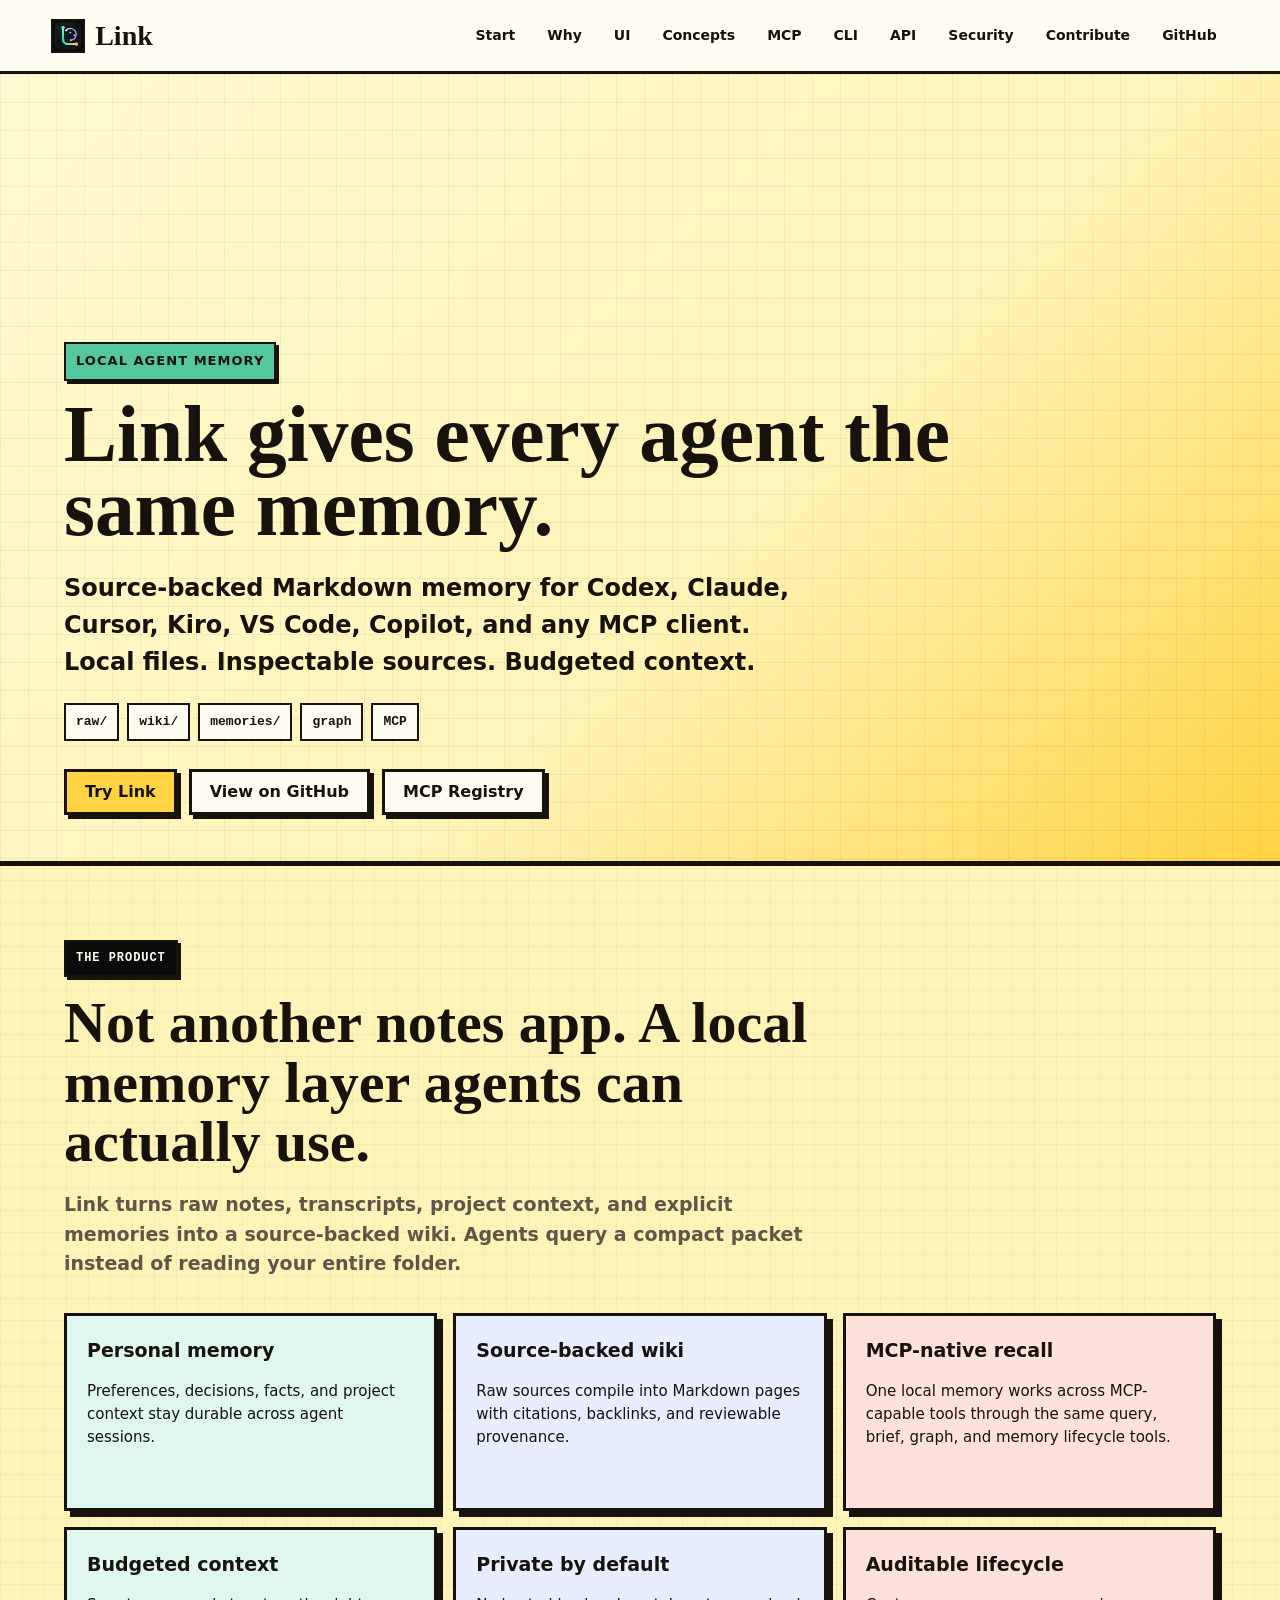
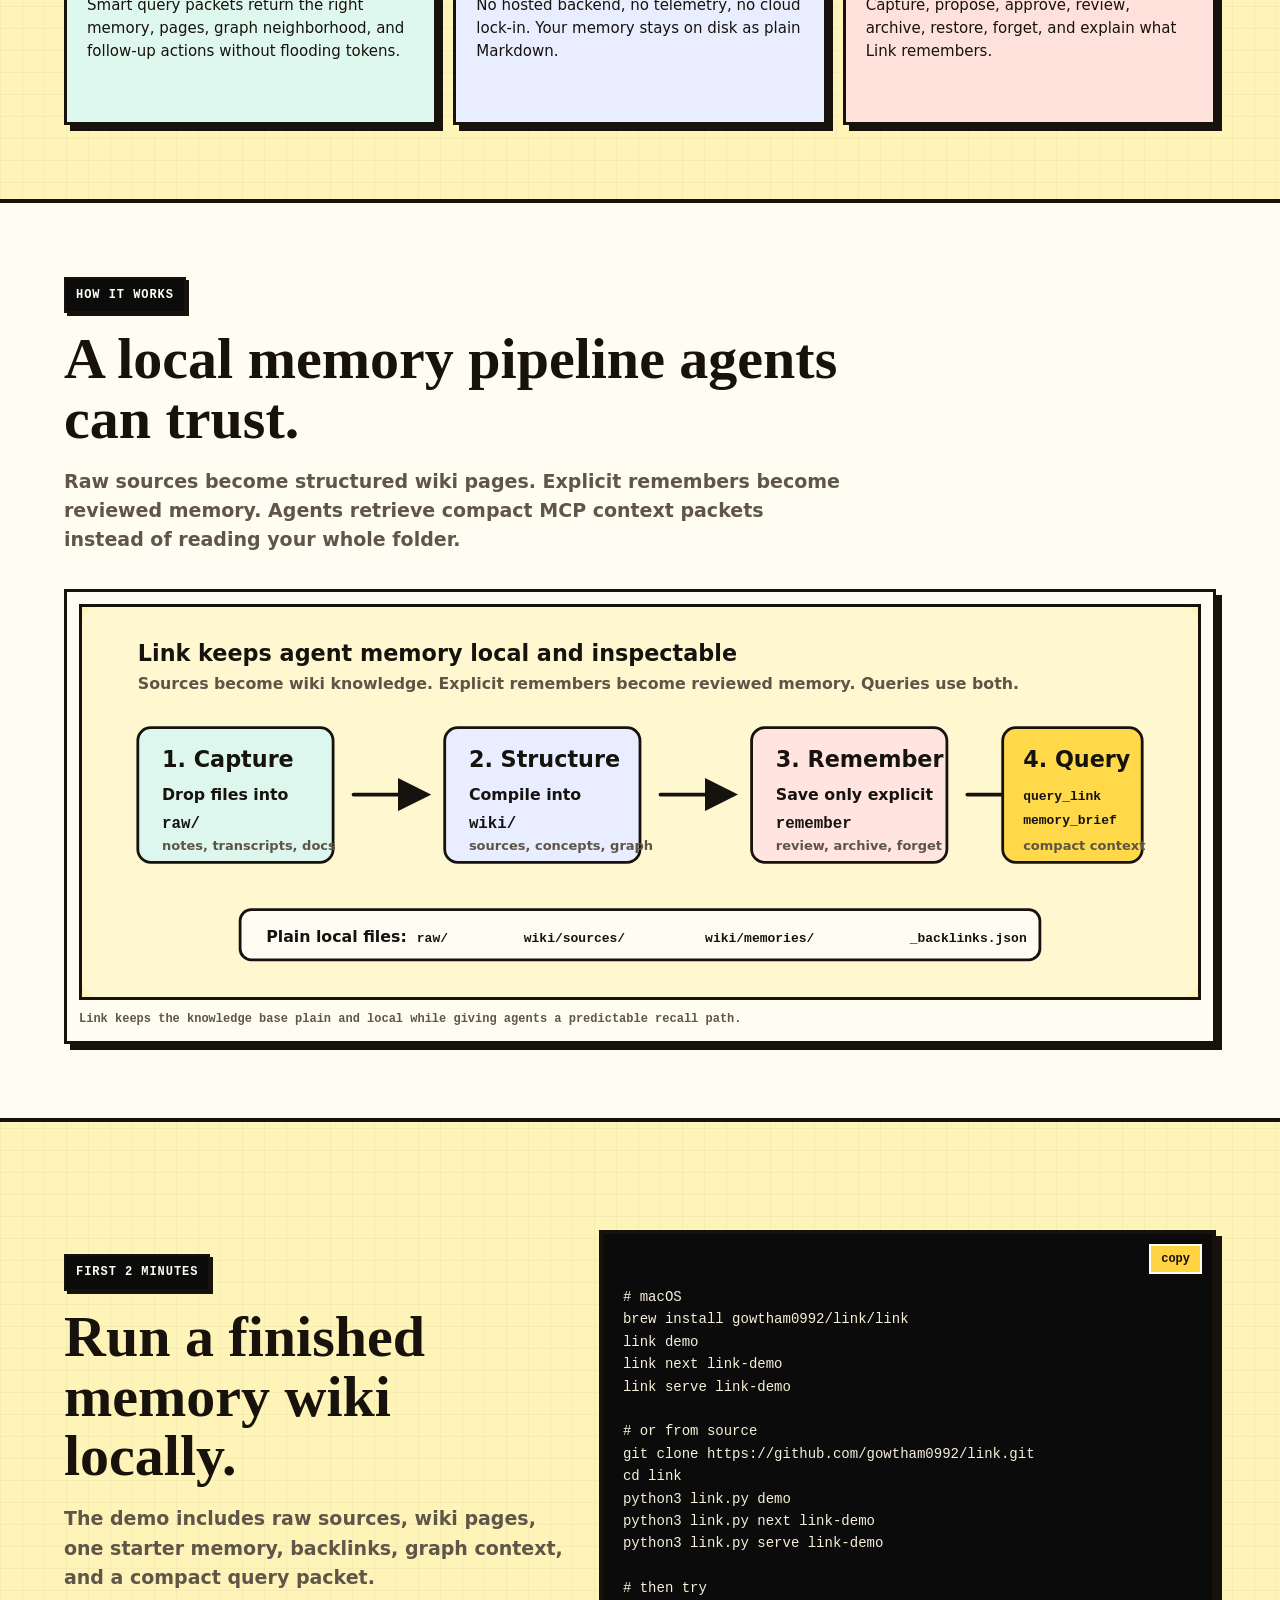
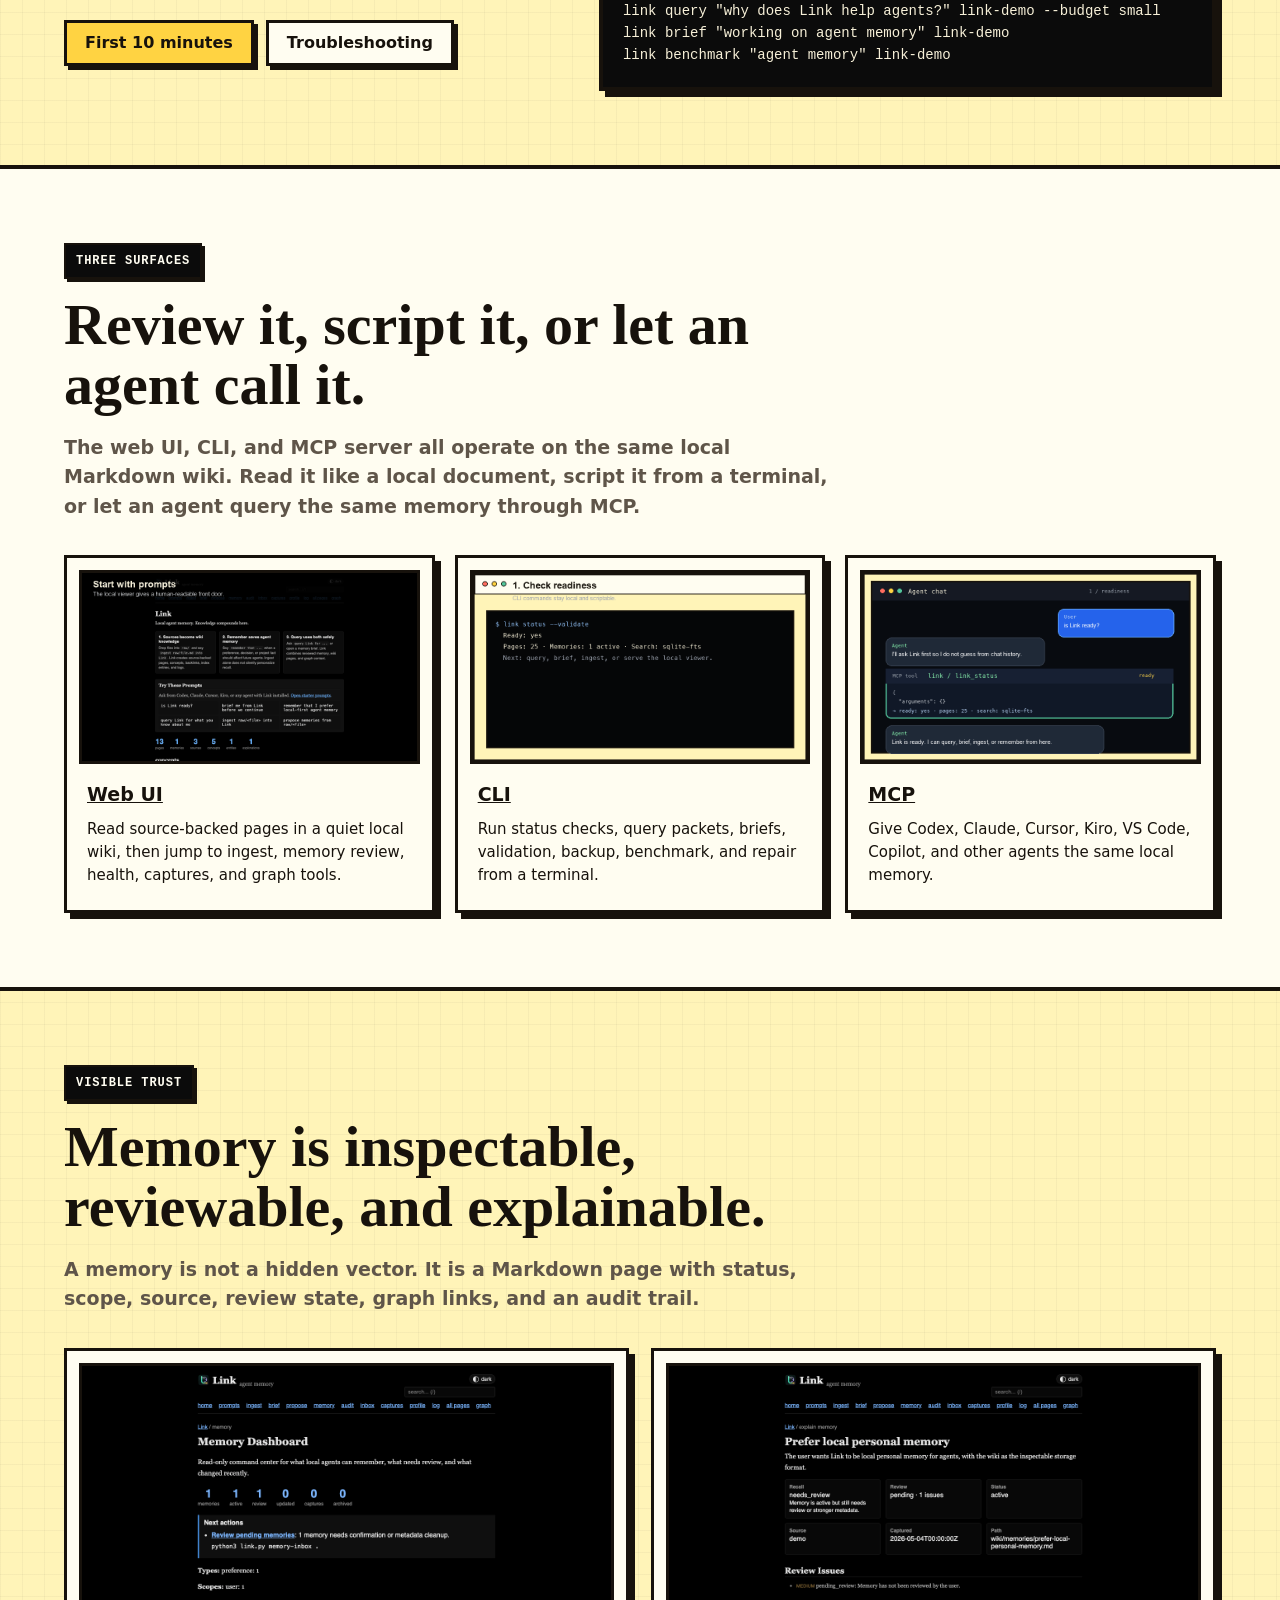
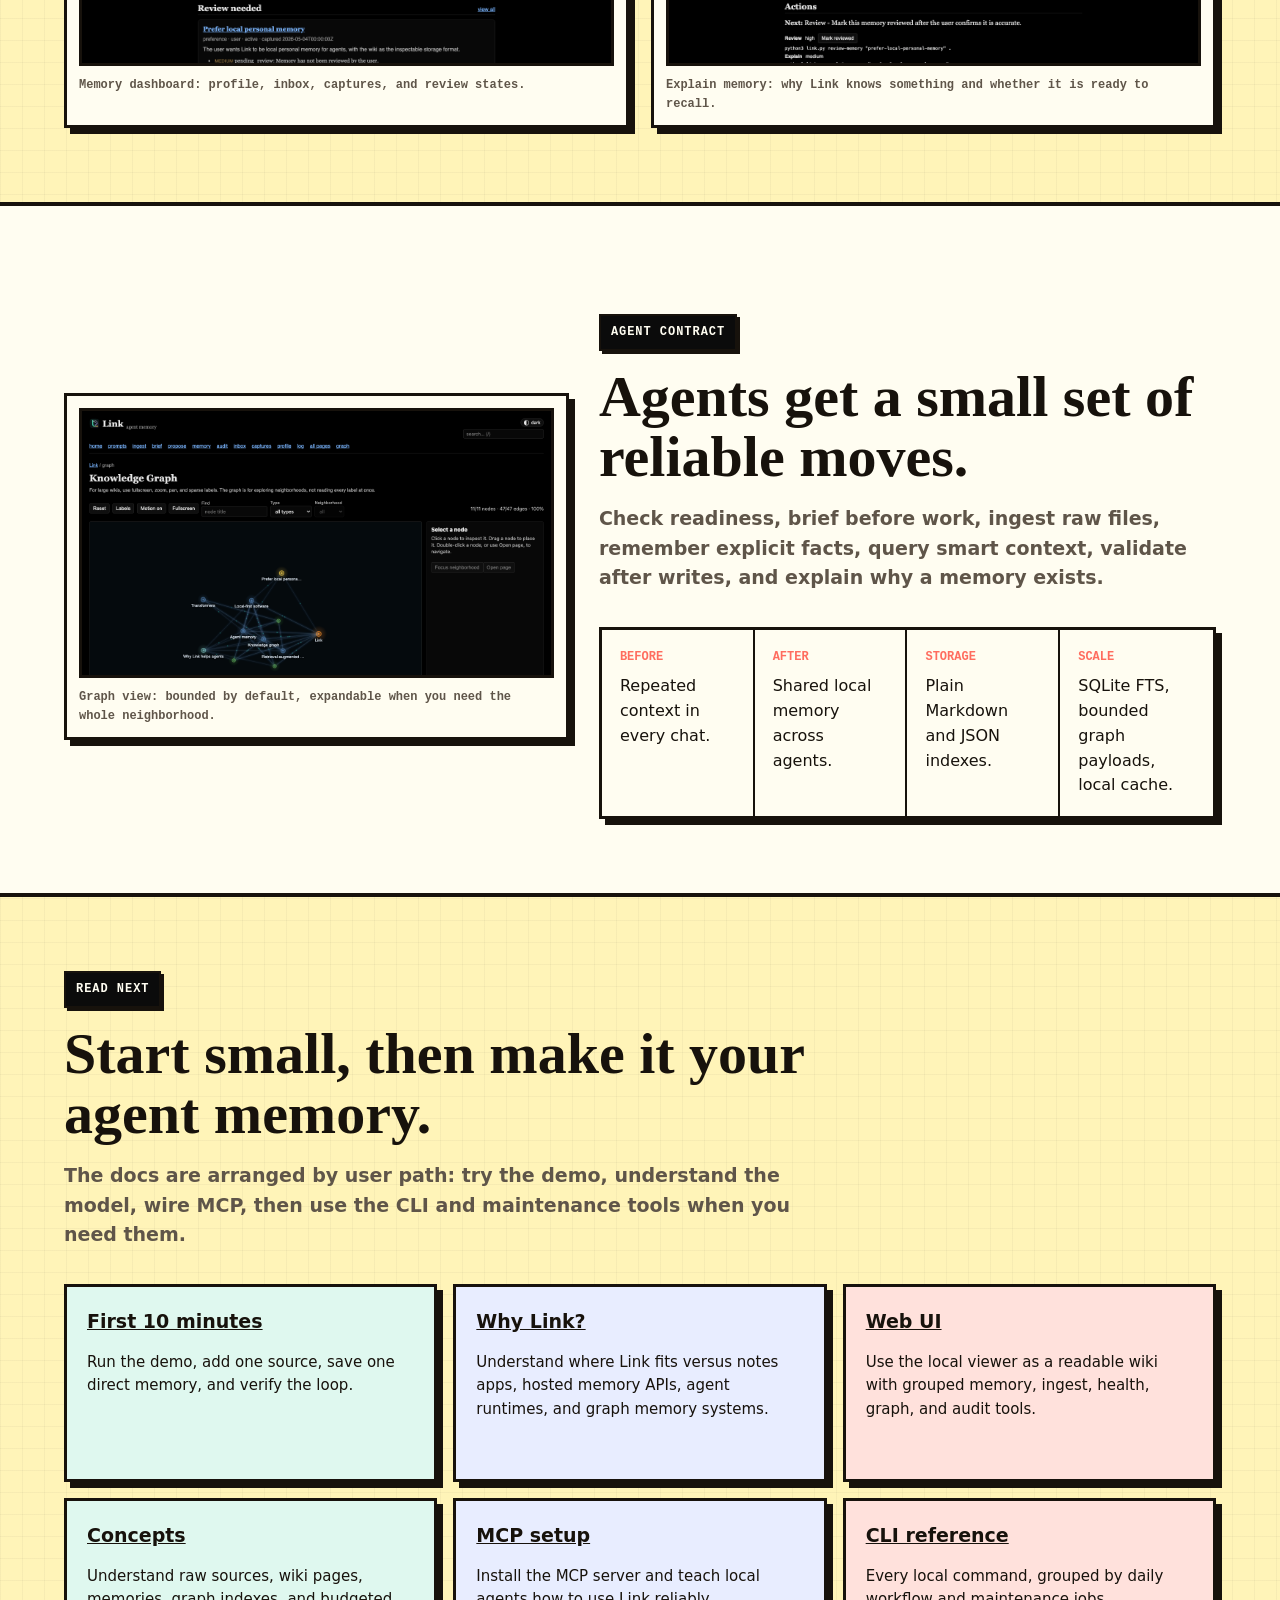
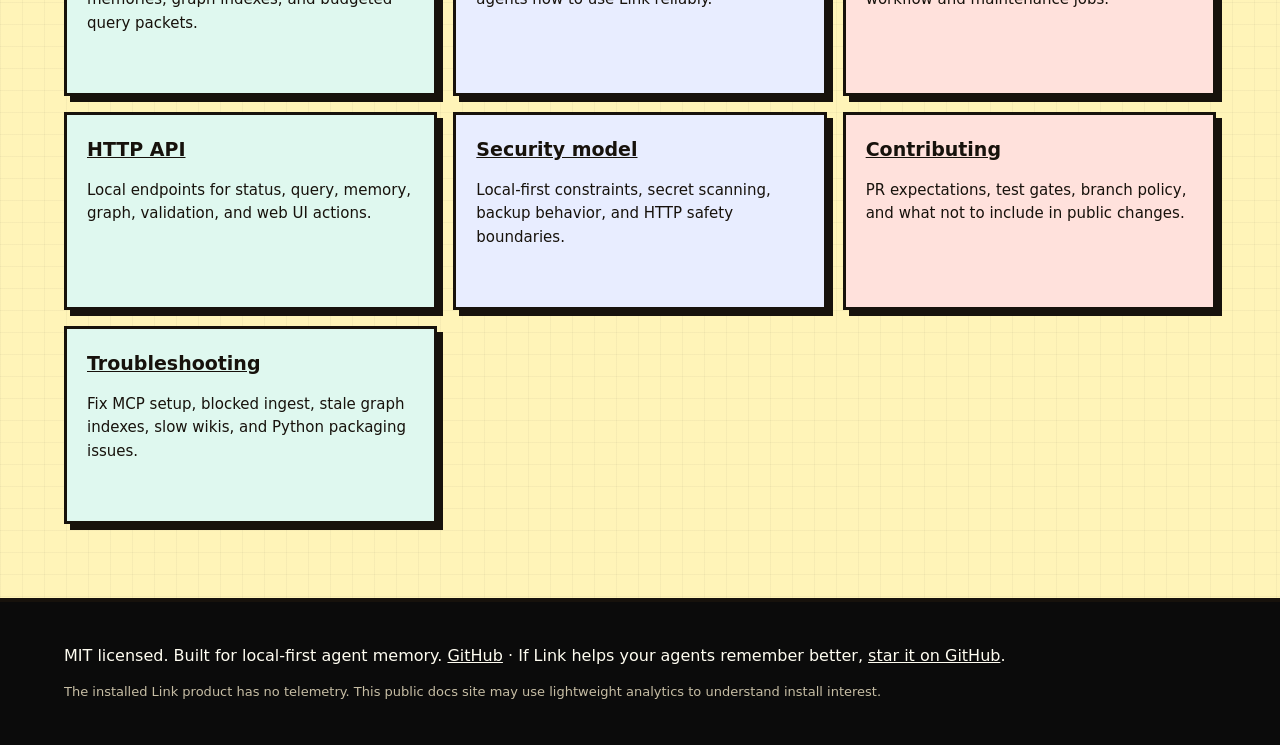
<file: docs/index.html>
<!doctype html>
<html lang="en">
<head>
  <meta charset="utf-8">
  <meta name="viewport" content="width=device-width, initial-scale=1">
  <meta name="description" content="Link is local, source-backed memory for LLM agents, stored as inspectable Markdown on your machine.">
  <title>Link - Local Agent Memory</title>
  <link rel="stylesheet" href="assets/site.css">
  <link rel="icon" href="assets/logo.svg" type="image/svg+xml">
  <link rel="apple-touch-icon" href="assets/logo-512.png">
  <meta property="og:type" content="website">
  <meta property="og:site_name" content="Link">
  <meta property="og:image" content="https://gowtham0992.github.io/link/assets/logo-512.png">
  <meta name="twitter:card" content="summary">
  <meta name="twitter:image" content="https://gowtham0992.github.io/link/assets/logo-512.png">
  <script src="assets/site.js" defer></script>
</head>
<body>
  <nav class="site-nav" aria-label="Main">
    <a class="brand" href="index.html"><img src="assets/logo.svg" alt="">Link</a>
    <div class="nav-links">
      <a href="getting-started.html">Start</a>
      <a href="why-link.html">Why</a>
      <a href="ui.html">UI</a>
      <a href="concepts.html">Concepts</a>
      <a href="mcp.html">MCP</a>
      <a href="cli.html">CLI</a>
      <a href="api.html">API</a>
      <a href="security.html">Security</a>
      <a href="contributing.html">Contribute</a>
      <a href="https://github.com/gowtham0992/link">GitHub</a>
    </div>
  </nav>

  <header class="hero" id="top">
    <div class="hero-copy">
      <span class="eyebrow">Local agent memory</span>
      <h1>Link gives every agent the same memory.</h1>
      <p>Source-backed Markdown memory for Codex, Claude, Cursor, Kiro, VS Code, Copilot, and any MCP client. Local files. Inspectable sources. Budgeted context.</p>
      <ul class="hero-notes" aria-label="Link storage model">
        <li>raw/</li>
        <li>wiki/</li>
        <li>memories/</li>
        <li>graph</li>
        <li>MCP</li>
      </ul>
      <div class="actions">
        <a class="button primary" href="getting-started.html">Try Link</a>
        <a class="button" href="https://github.com/gowtham0992/link">View on GitHub</a>
        <a class="button" href="https://registry.modelcontextprotocol.io/?q=io.github.gowtham0992%2Flink">MCP Registry</a>
      </div>
    </div>
  </header>

  <main>
    <section id="why">
      <div class="section-inner">
        <p class="section-kicker">The product</p>
        <h2>Not another notes app. A local memory layer agents can actually use.</h2>
        <p class="lead">Link turns raw notes, transcripts, project context, and explicit memories into a source-backed wiki. Agents query a compact packet instead of reading your entire folder.</p>
        <div class="grid">
          <article class="feature"><h3>Personal memory</h3><p>Preferences, decisions, facts, and project context stay durable across agent sessions.</p></article>
          <article class="feature"><h3>Source-backed wiki</h3><p>Raw sources compile into Markdown pages with citations, backlinks, and reviewable provenance.</p></article>
          <article class="feature"><h3>MCP-native recall</h3><p>One local memory works across MCP-capable tools through the same query, brief, graph, and memory lifecycle tools.</p></article>
          <article class="feature"><h3>Budgeted context</h3><p>Smart query packets return the right memory, pages, graph neighborhood, and follow-up actions without flooding tokens.</p></article>
          <article class="feature"><h3>Private by default</h3><p>No hosted backend, no telemetry, no cloud lock-in. Your memory stays on disk as plain Markdown.</p></article>
          <article class="feature"><h3>Auditable lifecycle</h3><p>Capture, propose, approve, review, archive, restore, forget, and explain what Link remembers.</p></article>
        </div>
      </div>
    </section>

    <section id="architecture">
      <div class="section-inner">
        <p class="section-kicker">How it works</p>
        <h2>A local memory pipeline agents can trust.</h2>
        <p class="lead">Raw sources become structured wiki pages. Explicit remembers become reviewed memory. Agents retrieve compact MCP context packets instead of reading your whole folder.</p>
        <figure class="architecture-card">
          <img src="assets/link-memory-flow.svg" alt="Link architecture: capture sources, structure wiki knowledge, review memory, and retrieve compact MCP context">
          <figcaption>Link keeps the knowledge base plain and local while giving agents a predictable recall path.</figcaption>
        </figure>
      </div>
    </section>

    <section id="quick-start">
      <div class="section-inner flow">
        <div>
          <p class="section-kicker">First 2 minutes</p>
          <h2>Run a finished memory wiki locally.</h2>
          <p class="lead">The demo includes raw sources, wiki pages, one starter memory, backlinks, graph context, and a compact query packet.</p>
          <div class="actions">
            <a class="button primary" href="getting-started.html">First 10 minutes</a>
            <a class="button" href="troubleshooting.html">Troubleshooting</a>
          </div>
        </div>
        <pre><code># macOS
brew install gowtham0992/link/link
link demo
link next link-demo
link serve link-demo

# or from source
git clone https://github.com/gowtham0992/link.git
cd link
python3 link.py demo
python3 link.py next link-demo
python3 link.py serve link-demo

# then try
link query "why does Link help agents?" link-demo --budget small
link brief "working on agent memory" link-demo
link benchmark "agent memory" link-demo</code></pre>
      </div>
    </section>

    <section id="surfaces">
      <div class="section-inner">
        <p class="section-kicker">Three surfaces</p>
        <h2>Review it, script it, or let an agent call it.</h2>
        <p class="lead">The web UI, CLI, and MCP server all operate on the same local Markdown wiki. Read it like a local document, script it from a terminal, or let an agent query the same memory through MCP.</p>
        <div class="media-grid">
          <article class="media-card">
            <a href="ui.html"><img src="assets/link-ui-tour.gif" alt="Animated Link web UI walkthrough"></a>
            <h3><a href="ui.html">Web UI</a></h3>
            <p>Read source-backed pages in a quiet local wiki, then jump to ingest, memory review, health, captures, and graph tools.</p>
          </article>
          <article class="media-card">
            <a href="cli.html"><img src="assets/link-cli-tour.gif" alt="Animated Link CLI walkthrough"></a>
            <h3><a href="cli.html">CLI</a></h3>
            <p>Run status checks, query packets, briefs, validation, backup, benchmark, and repair from a terminal.</p>
          </article>
          <article class="media-card">
            <a href="mcp.html"><img src="assets/link-mcp-agent-chat.gif" alt="Animated Link MCP agent walkthrough"></a>
            <h3><a href="mcp.html">MCP</a></h3>
            <p>Give Codex, Claude, Cursor, Kiro, VS Code, Copilot, and other agents the same local memory.</p>
          </article>
        </div>
      </div>
    </section>

    <section id="memory">
      <div class="section-inner">
        <p class="section-kicker">Visible trust</p>
        <h2>Memory is inspectable, reviewable, and explainable.</h2>
        <p class="lead">A memory is not a hidden vector. It is a Markdown page with status, scope, source, review state, graph links, and an audit trail.</p>
        <div class="screenshot-row">
          <figure class="screenshot-card">
            <img src="assets/link-memory-dashboard-dark.png" alt="Link memory dashboard">
            <figcaption>Memory dashboard: profile, inbox, captures, and review states.</figcaption>
          </figure>
          <figure class="screenshot-card">
            <img src="assets/link-explain-memory-dark.png" alt="Link explain memory view">
            <figcaption>Explain memory: why Link knows something and whether it is ready to recall.</figcaption>
          </figure>
        </div>
      </div>
    </section>

    <section id="mcp">
      <div class="section-inner flow">
        <figure class="screenshot-card">
          <img src="assets/link-graph-dark.png" alt="Link graph view">
          <figcaption>Graph view: bounded by default, expandable when you need the whole neighborhood.</figcaption>
        </figure>
        <div>
          <p class="section-kicker">Agent contract</p>
          <h2>Agents get a small set of reliable moves.</h2>
          <p class="lead">Check readiness, brief before work, ingest raw files, remember explicit facts, query smart context, validate after writes, and explain why a memory exists.</p>
          <div class="compare">
            <div><strong>Before</strong>Repeated context in every chat.</div>
            <div><strong>After</strong>Shared local memory across agents.</div>
            <div><strong>Storage</strong>Plain Markdown and JSON indexes.</div>
            <div><strong>Scale</strong>SQLite FTS, bounded graph payloads, local cache.</div>
          </div>
        </div>
      </div>
    </section>

    <section>
      <div class="section-inner">
        <p class="section-kicker">Read next</p>
        <h2>Start small, then make it your agent memory.</h2>
        <p class="lead">The docs are arranged by user path: try the demo, understand the model, wire MCP, then use the CLI and maintenance tools when you need them.</p>
        <div class="grid">
          <article class="feature"><h3><a href="getting-started.html">First 10 minutes</a></h3><p>Run the demo, add one source, save one direct memory, and verify the loop.</p></article>
          <article class="feature"><h3><a href="why-link.html">Why Link?</a></h3><p>Understand where Link fits versus notes apps, hosted memory APIs, agent runtimes, and graph memory systems.</p></article>
          <article class="feature"><h3><a href="ui.html">Web UI</a></h3><p>Use the local viewer as a readable wiki with grouped memory, ingest, health, graph, and audit tools.</p></article>
          <article class="feature"><h3><a href="concepts.html">Concepts</a></h3><p>Understand raw sources, wiki pages, memories, graph indexes, and budgeted query packets.</p></article>
          <article class="feature"><h3><a href="mcp.html">MCP setup</a></h3><p>Install the MCP server and teach local agents how to use Link reliably.</p></article>
          <article class="feature"><h3><a href="cli.html">CLI reference</a></h3><p>Every local command, grouped by daily workflow and maintenance jobs.</p></article>
          <article class="feature"><h3><a href="api.html">HTTP API</a></h3><p>Local endpoints for status, query, memory, graph, validation, and web UI actions.</p></article>
          <article class="feature"><h3><a href="security.html">Security model</a></h3><p>Local-first constraints, secret scanning, backup behavior, and HTTP safety boundaries.</p></article>
          <article class="feature"><h3><a href="contributing.html">Contributing</a></h3><p>PR expectations, test gates, branch policy, and what not to include in public changes.</p></article>
          <article class="feature"><h3><a href="troubleshooting.html">Troubleshooting</a></h3><p>Fix MCP setup, blocked ingest, stale graph indexes, slow wikis, and Python packaging issues.</p></article>
        </div>
      </div>
    </section>
  </main>

  <footer>
    <div class="section-inner">MIT licensed. Built for local-first agent memory. <a href="https://github.com/gowtham0992/link">GitHub</a> · If Link helps your agents remember better, <a href="https://github.com/gowtham0992/link">star it on GitHub</a>.</div>
    <p class="analytics-note">The installed Link product has no telemetry. This public docs site may use lightweight analytics to understand install interest.</p>
  </footer>
</body>
</html>
</file>
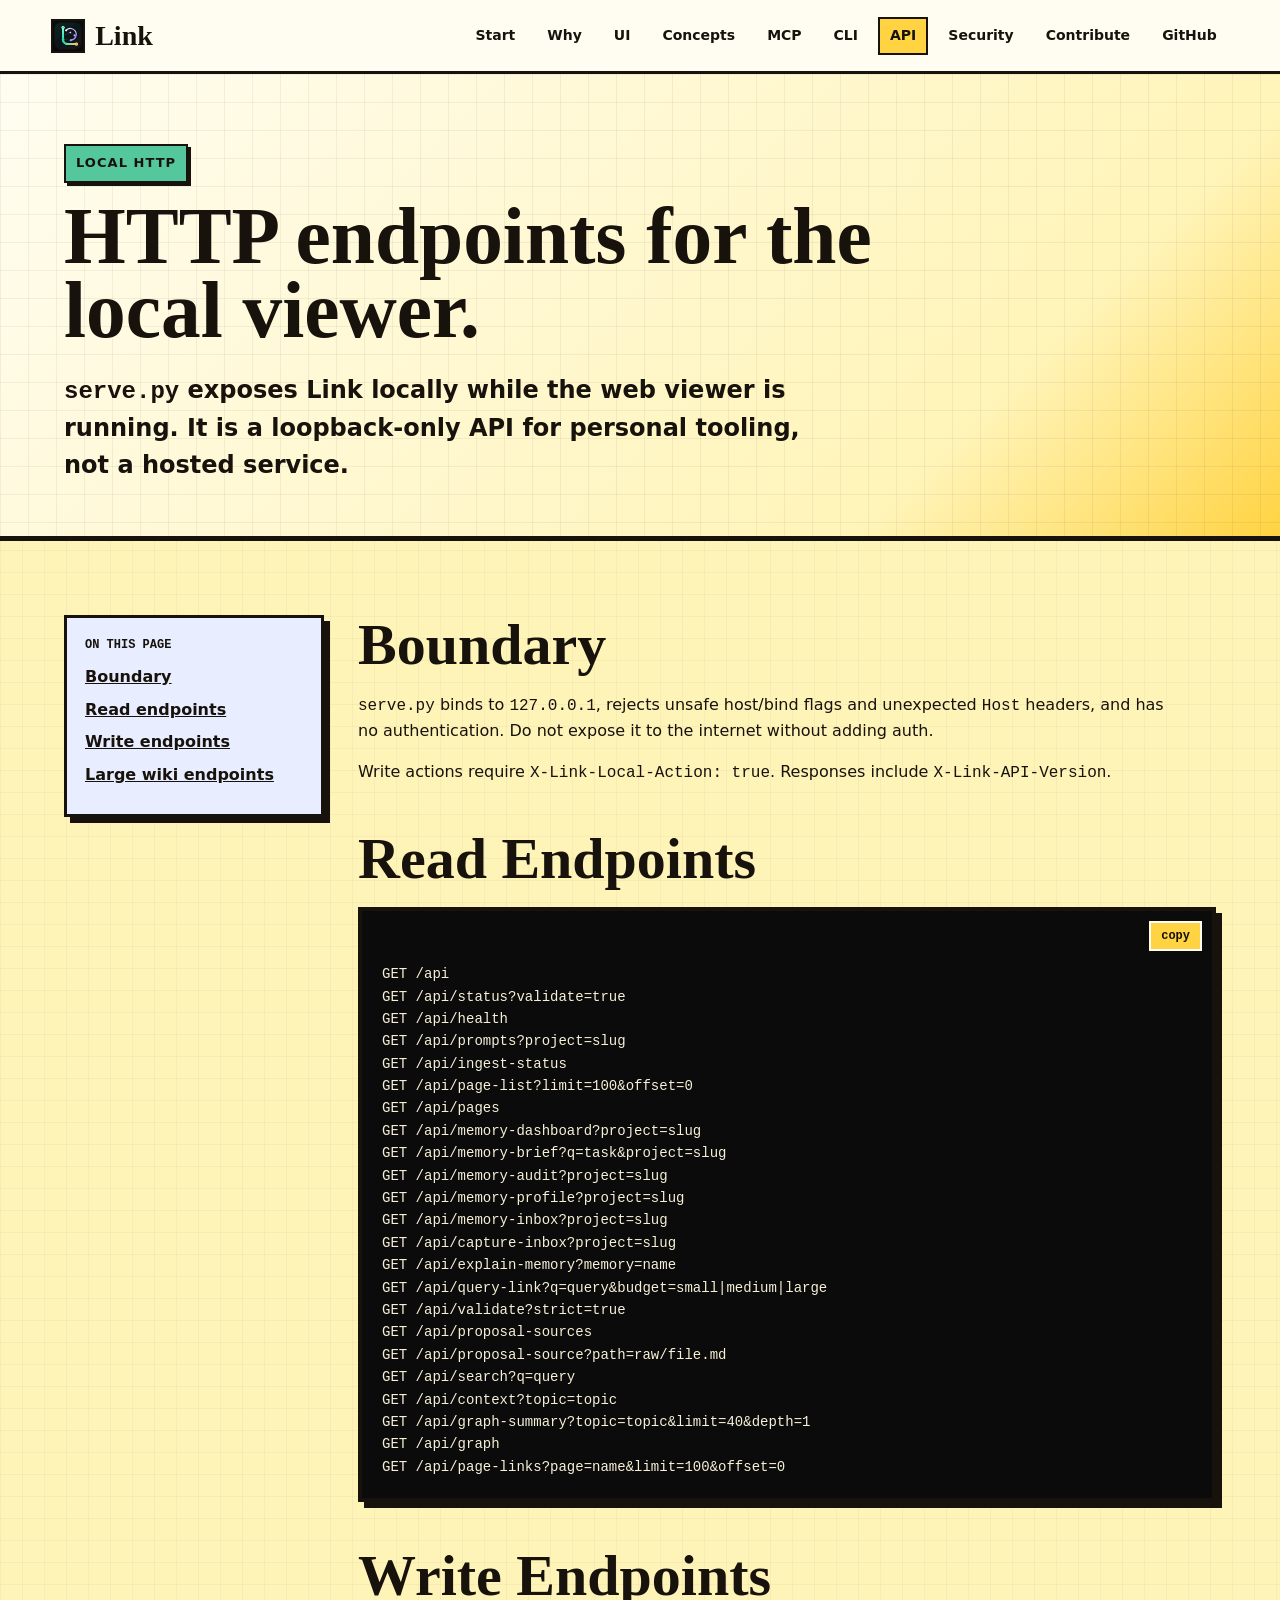
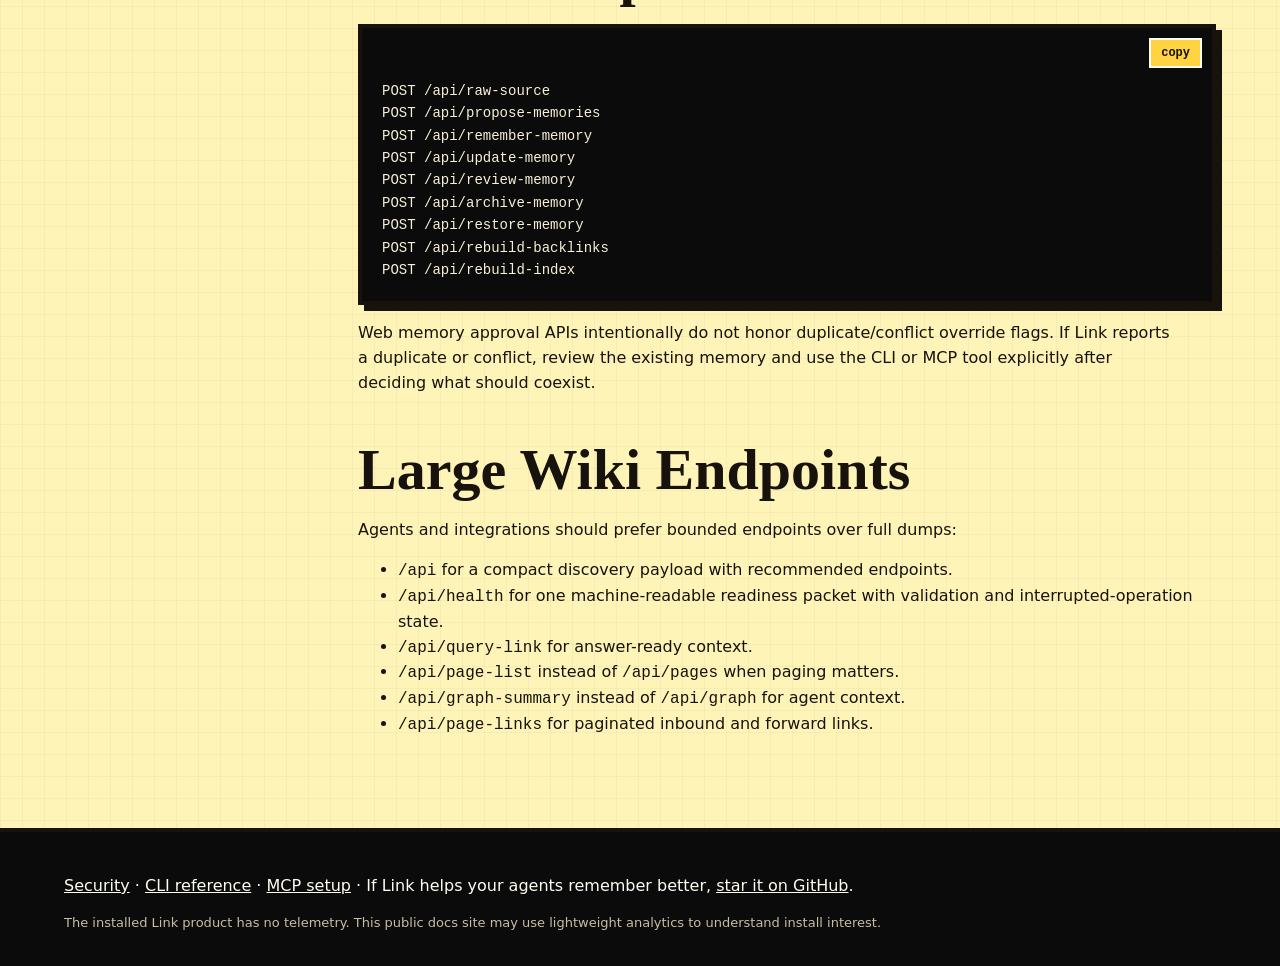
<file: docs/api.html>
<!doctype html>
<html lang="en">
<head>
  <meta charset="utf-8">
  <meta name="viewport" content="width=device-width, initial-scale=1">
  <meta name="description" content="Link local HTTP API reference for status, ingest, query, memory, graph, validation, and maintenance endpoints.">
  <title>Link - HTTP API</title>
  <link rel="stylesheet" href="assets/site.css">
  <link rel="icon" href="assets/logo.svg" type="image/svg+xml">
  <link rel="apple-touch-icon" href="assets/logo-512.png">
  <meta property="og:type" content="website">
  <meta property="og:site_name" content="Link">
  <meta property="og:image" content="https://gowtham0992.github.io/link/assets/logo-512.png">
  <meta name="twitter:card" content="summary">
  <meta name="twitter:image" content="https://gowtham0992.github.io/link/assets/logo-512.png">
  <script src="assets/site.js" defer></script>
</head>
<body>
  <nav class="site-nav" aria-label="Main">
    <a class="brand" href="index.html"><img src="assets/logo.svg" alt="">Link</a>
    <div class="nav-links">
      <a href="getting-started.html">Start</a>
      <a href="why-link.html">Why</a>
      <a href="ui.html">UI</a>
      <a href="concepts.html">Concepts</a>
      <a href="mcp.html">MCP</a>
      <a href="cli.html">CLI</a>
      <a href="api.html" aria-current="page">API</a>
      <a href="security.html">Security</a>
      <a href="contributing.html">Contribute</a>
      <a href="https://github.com/gowtham0992/link">GitHub</a>
    </div>
  </nav>

  <header class="page-hero">
    <div class="hero-inner">
      <span class="eyebrow">Local HTTP</span>
      <h1>HTTP endpoints for the local viewer.</h1>
      <p><code>serve.py</code> exposes Link locally while the web viewer is running. It is a loopback-only API for personal tooling, not a hosted service.</p>
    </div>
  </header>

  <main class="doc-section">
    <div class="section-inner doc-grid">
      <aside class="toc">
        <strong>On this page</strong>
        <a href="#boundary">Boundary</a>
        <a href="#read">Read endpoints</a>
        <a href="#write">Write endpoints</a>
        <a href="#large">Large wiki endpoints</a>
      </aside>
      <article class="doc-content">
        <h2 id="boundary">Boundary</h2>
        <p><code>serve.py</code> binds to <code>127.0.0.1</code>, rejects unsafe host/bind flags and unexpected <code>Host</code> headers, and has no authentication. Do not expose it to the internet without adding auth.</p>
        <p>Write actions require <code>X-Link-Local-Action: true</code>. Responses include <code>X-Link-API-Version</code>.</p>

        <h2 id="read">Read Endpoints</h2>
        <pre><code>GET /api
GET /api/status?validate=true
GET /api/health
GET /api/prompts?project=slug
GET /api/ingest-status
GET /api/page-list?limit=100&amp;offset=0
GET /api/pages
GET /api/memory-dashboard?project=slug
GET /api/memory-brief?q=task&amp;project=slug
GET /api/memory-audit?project=slug
GET /api/memory-profile?project=slug
GET /api/memory-inbox?project=slug
GET /api/capture-inbox?project=slug
GET /api/explain-memory?memory=name
GET /api/query-link?q=query&amp;budget=small|medium|large
GET /api/validate?strict=true
GET /api/proposal-sources
GET /api/proposal-source?path=raw/file.md
GET /api/search?q=query
GET /api/context?topic=topic
GET /api/graph-summary?topic=topic&amp;limit=40&amp;depth=1
GET /api/graph
GET /api/page-links?page=name&amp;limit=100&amp;offset=0</code></pre>

        <h2 id="write">Write Endpoints</h2>
        <pre><code>POST /api/raw-source
POST /api/propose-memories
POST /api/remember-memory
POST /api/update-memory
POST /api/review-memory
POST /api/archive-memory
POST /api/restore-memory
POST /api/rebuild-backlinks
POST /api/rebuild-index</code></pre>
        <p>Web memory approval APIs intentionally do not honor duplicate/conflict override flags. If Link reports a duplicate or conflict, review the existing memory and use the CLI or MCP tool explicitly after deciding what should coexist.</p>

        <h2 id="large">Large Wiki Endpoints</h2>
        <p>Agents and integrations should prefer bounded endpoints over full dumps:</p>
        <ul>
          <li><code>/api</code> for a compact discovery payload with recommended endpoints.</li>
          <li><code>/api/health</code> for one machine-readable readiness packet with validation and interrupted-operation state.</li>
          <li><code>/api/query-link</code> for answer-ready context.</li>
          <li><code>/api/page-list</code> instead of <code>/api/pages</code> when paging matters.</li>
          <li><code>/api/graph-summary</code> instead of <code>/api/graph</code> for agent context.</li>
          <li><code>/api/page-links</code> for paginated inbound and forward links.</li>
        </ul>
      </article>
    </div>
  </main>

  <footer>
    <div class="section-inner"><a href="security.html">Security</a> · <a href="cli.html">CLI reference</a> · <a href="mcp.html">MCP setup</a> · If Link helps your agents remember better, <a href="https://github.com/gowtham0992/link">star it on GitHub</a>.</div>
    <p class="analytics-note">The installed Link product has no telemetry. This public docs site may use lightweight analytics to understand install interest.</p>
  </footer>
</body>
</html>
</file>
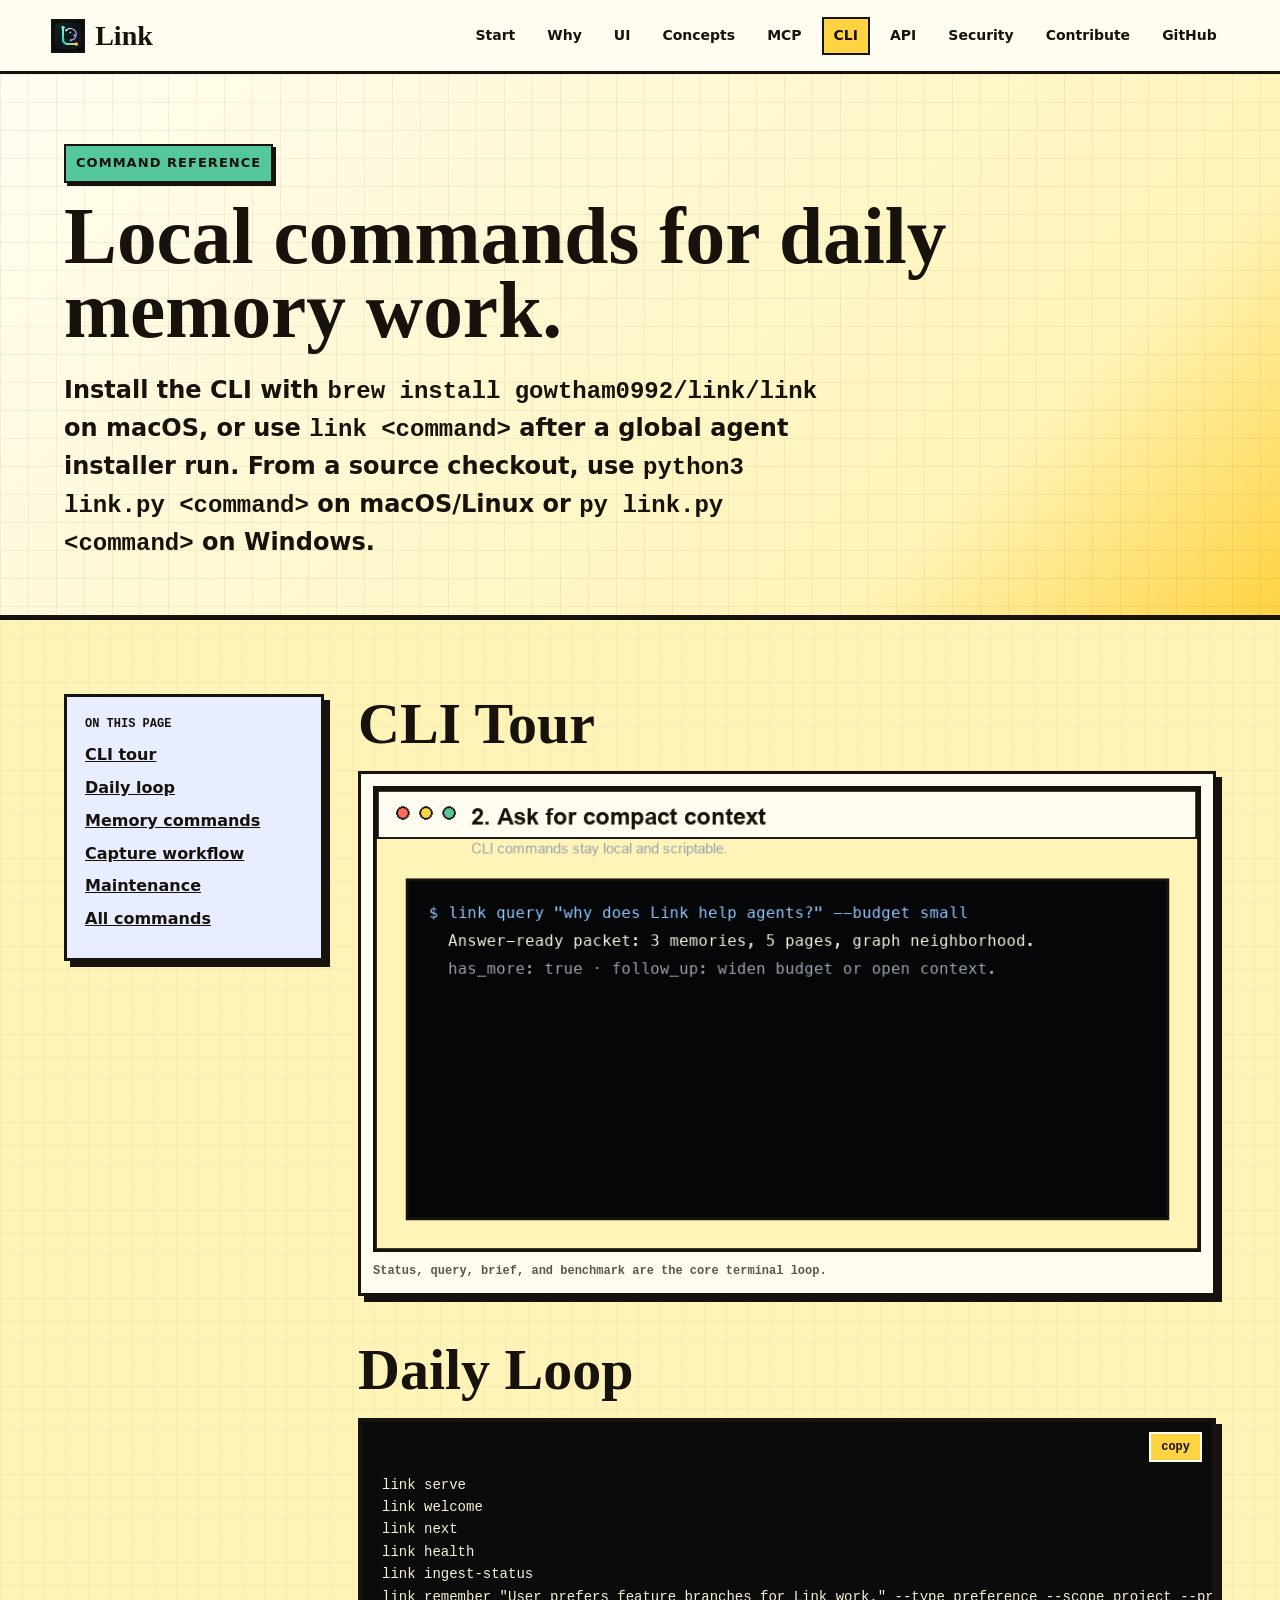
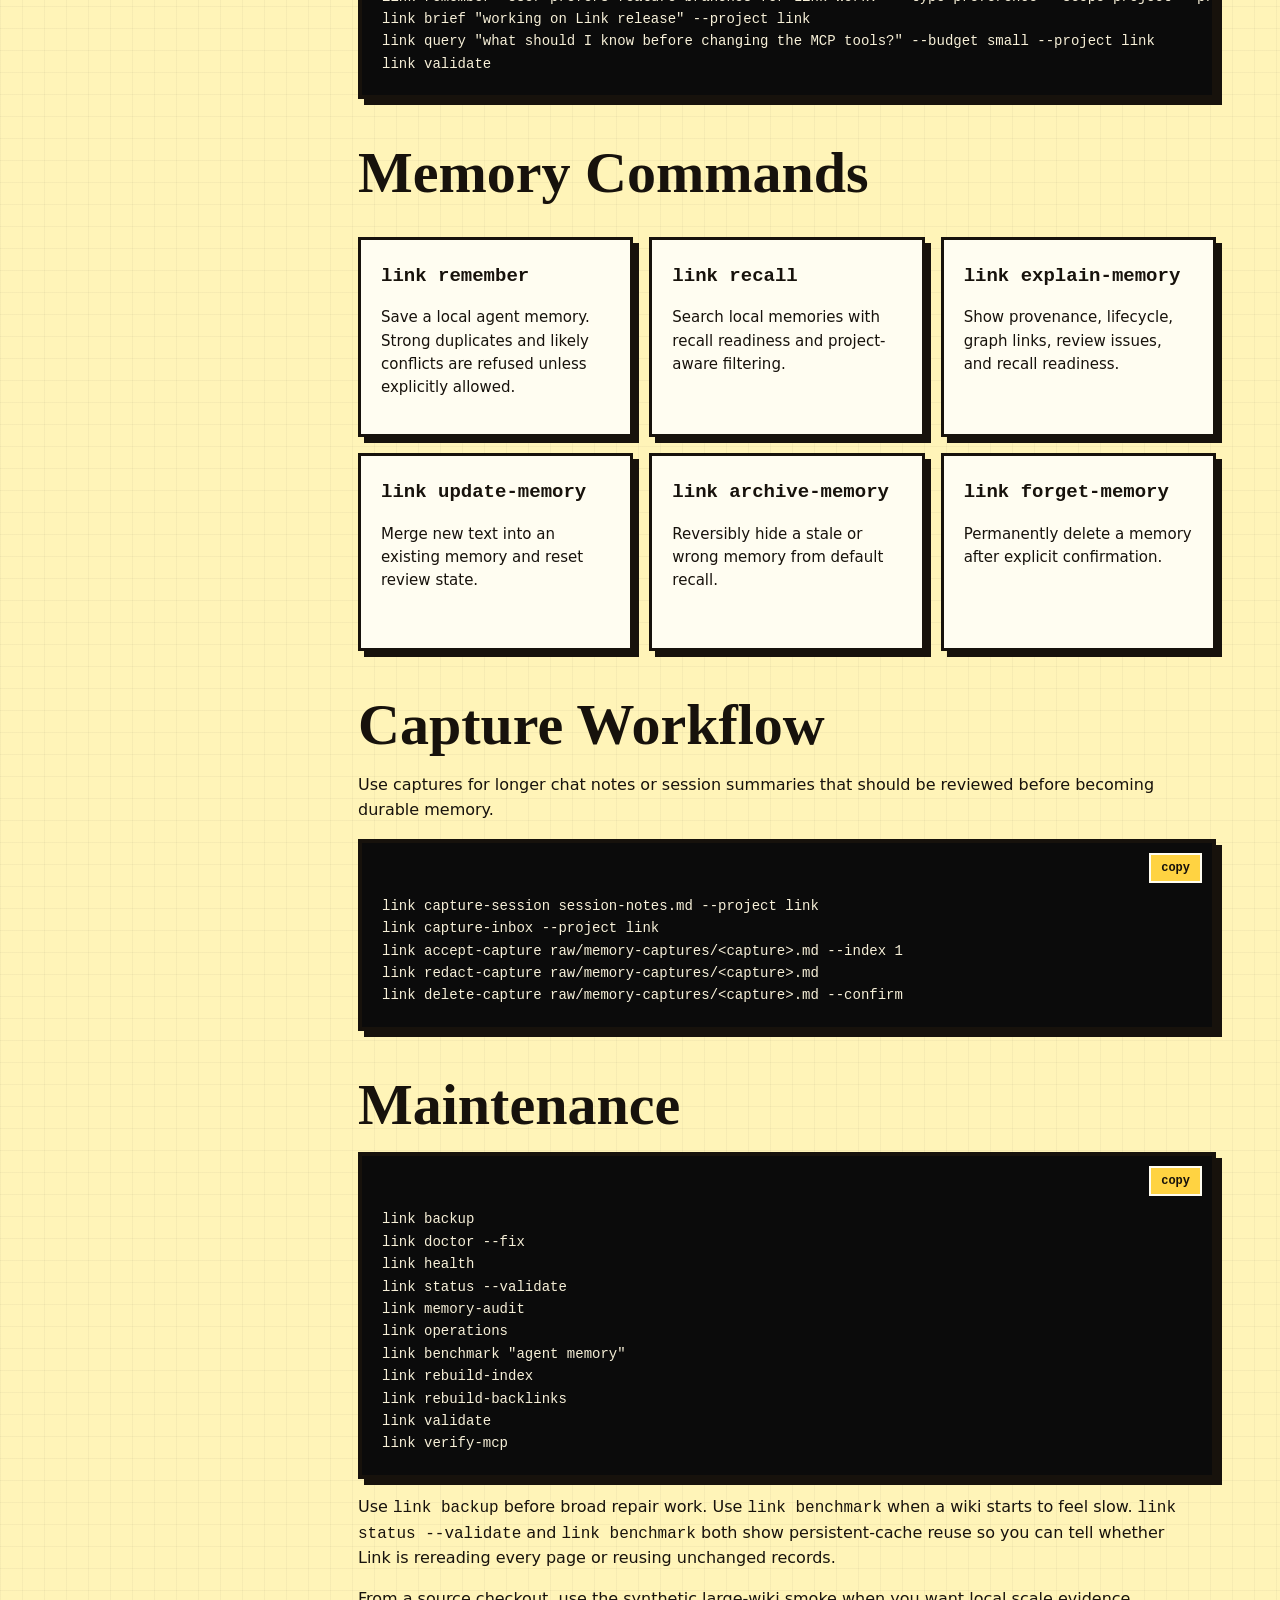
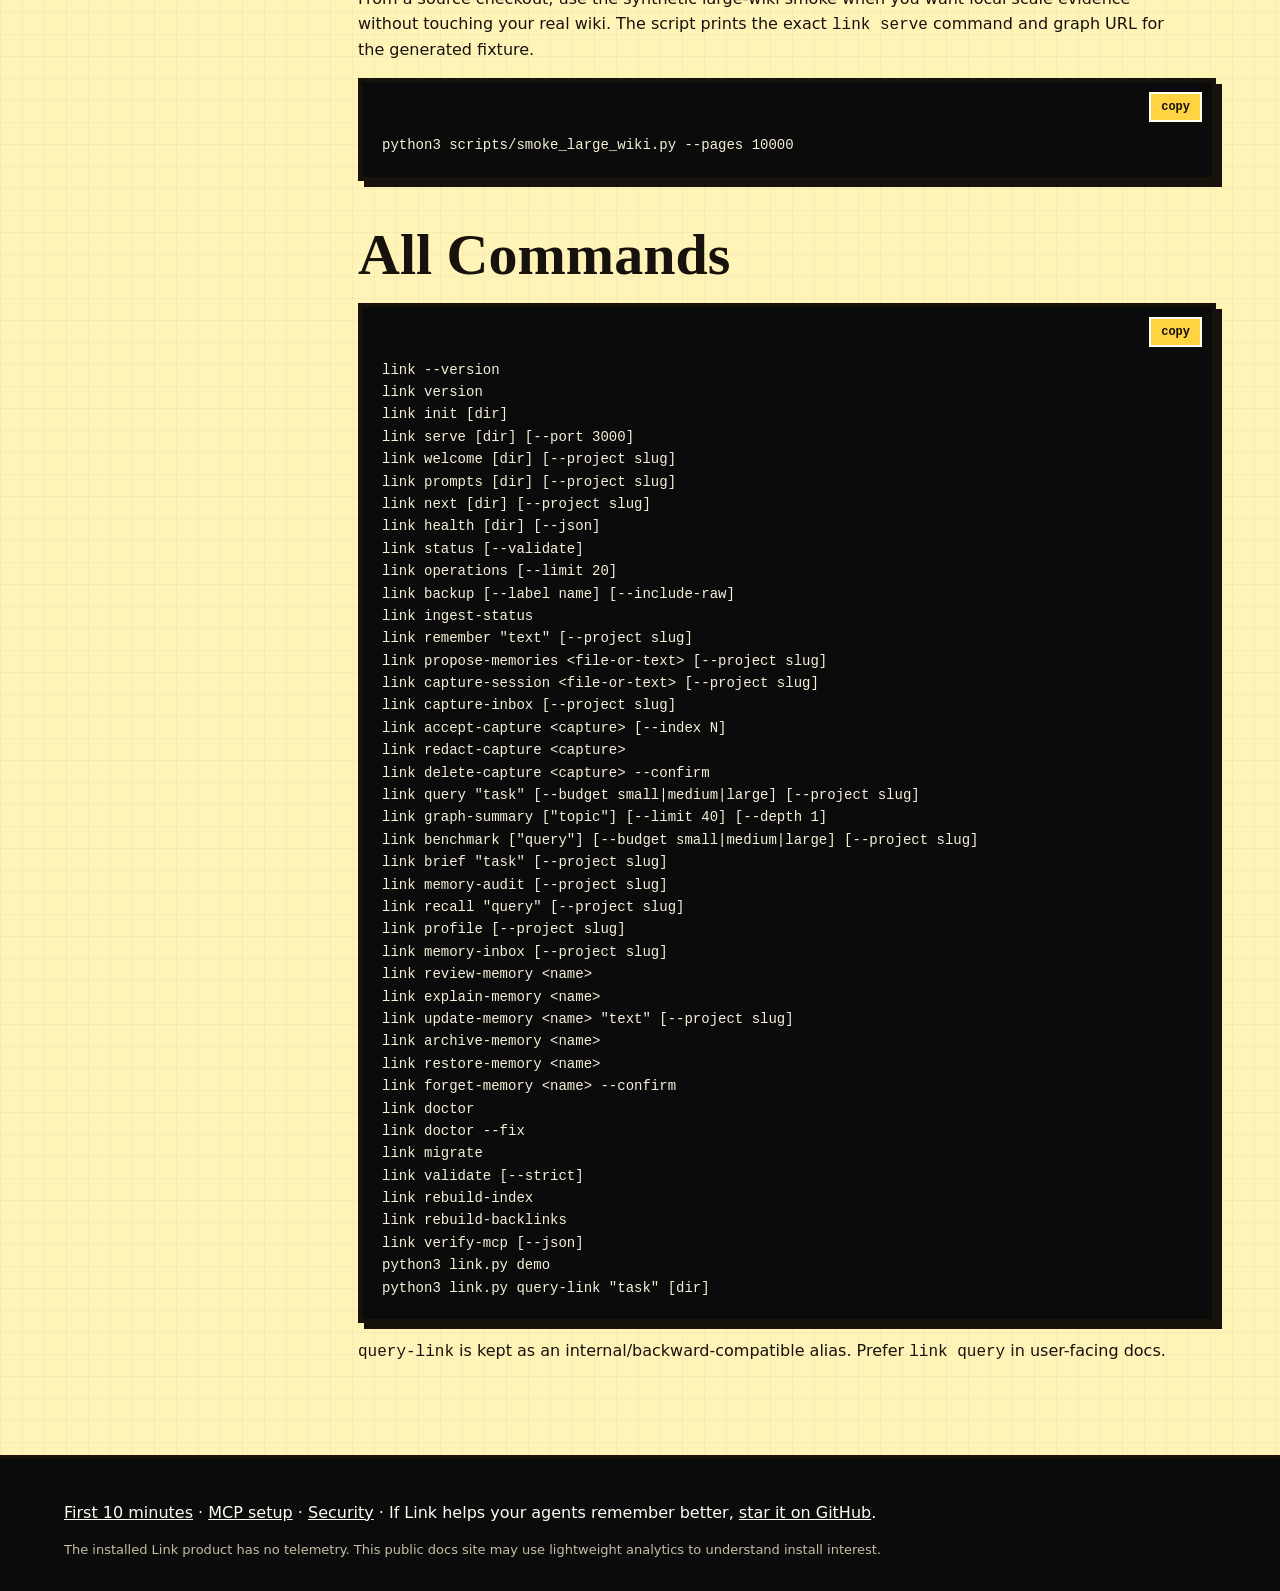
<file: docs/cli.html>
<!doctype html>
<html lang="en">
<head>
  <meta charset="utf-8">
  <meta name="viewport" content="width=device-width, initial-scale=1">
  <meta name="description" content="Link CLI reference for local agent memory, wiki maintenance, validation, backup, and MCP verification.">
  <title>Link - CLI Reference</title>
  <link rel="stylesheet" href="assets/site.css">
  <link rel="icon" href="assets/logo.svg" type="image/svg+xml">
  <link rel="apple-touch-icon" href="assets/logo-512.png">
  <meta property="og:type" content="website">
  <meta property="og:site_name" content="Link">
  <meta property="og:image" content="https://gowtham0992.github.io/link/assets/logo-512.png">
  <meta name="twitter:card" content="summary">
  <meta name="twitter:image" content="https://gowtham0992.github.io/link/assets/logo-512.png">
  <script src="assets/site.js" defer></script>
</head>
<body>
  <nav class="site-nav" aria-label="Main">
    <a class="brand" href="index.html"><img src="assets/logo.svg" alt="">Link</a>
    <div class="nav-links">
      <a href="getting-started.html">Start</a>
      <a href="why-link.html">Why</a>
      <a href="ui.html">UI</a>
      <a href="concepts.html">Concepts</a>
      <a href="mcp.html">MCP</a>
      <a href="cli.html" aria-current="page">CLI</a>
      <a href="api.html">API</a>
      <a href="security.html">Security</a>
      <a href="contributing.html">Contribute</a>
      <a href="https://github.com/gowtham0992/link">GitHub</a>
    </div>
  </nav>

  <header class="page-hero">
    <div class="hero-inner">
      <span class="eyebrow">Command reference</span>
      <h1>Local commands for daily memory work.</h1>
      <p>Install the CLI with <code>brew install gowtham0992/link/link</code> on macOS, or use <code>link &lt;command&gt;</code> after a global agent installer run. From a source checkout, use <code>python3 link.py &lt;command&gt;</code> on macOS/Linux or <code>py link.py &lt;command&gt;</code> on Windows.</p>
    </div>
  </header>

  <main class="doc-section">
    <div class="section-inner doc-grid">
      <aside class="toc">
        <strong>On this page</strong>
        <a href="#tour">CLI tour</a>
        <a href="#daily">Daily loop</a>
        <a href="#memory">Memory commands</a>
        <a href="#captures">Capture workflow</a>
        <a href="#maintenance">Maintenance</a>
        <a href="#all">All commands</a>
      </aside>
      <article class="doc-content">
        <h2 id="tour">CLI Tour</h2>
        <figure class="screenshot-card media-wide">
          <img src="assets/link-cli-tour.gif" alt="Animated Link CLI walkthrough">
          <figcaption>Status, query, brief, and benchmark are the core terminal loop.</figcaption>
        </figure>

        <h2 id="daily">Daily Loop</h2>
        <pre><code>link serve
link welcome
link next
link health
link ingest-status
link remember "User prefers feature branches for Link work." --type preference --scope project --project link
link brief "working on Link release" --project link
link query "what should I know before changing the MCP tools?" --budget small --project link
link validate</code></pre>

        <h2 id="memory">Memory Commands</h2>
        <div class="grid">
          <article class="panel"><h3><code>link remember</code></h3><p>Save a local agent memory. Strong duplicates and likely conflicts are refused unless explicitly allowed.</p></article>
          <article class="panel"><h3><code>link recall</code></h3><p>Search local memories with recall readiness and project-aware filtering.</p></article>
          <article class="panel"><h3><code>link explain-memory</code></h3><p>Show provenance, lifecycle, graph links, review issues, and recall readiness.</p></article>
          <article class="panel"><h3><code>link update-memory</code></h3><p>Merge new text into an existing memory and reset review state.</p></article>
          <article class="panel"><h3><code>link archive-memory</code></h3><p>Reversibly hide a stale or wrong memory from default recall.</p></article>
          <article class="panel"><h3><code>link forget-memory</code></h3><p>Permanently delete a memory after explicit confirmation.</p></article>
        </div>

        <h2 id="captures">Capture Workflow</h2>
        <p>Use captures for longer chat notes or session summaries that should be reviewed before becoming durable memory.</p>
        <pre><code>link capture-session session-notes.md --project link
link capture-inbox --project link
link accept-capture raw/memory-captures/&lt;capture&gt;.md --index 1
link redact-capture raw/memory-captures/&lt;capture&gt;.md
link delete-capture raw/memory-captures/&lt;capture&gt;.md --confirm</code></pre>

        <h2 id="maintenance">Maintenance</h2>
        <pre><code>link backup
link doctor --fix
link health
link status --validate
link memory-audit
link operations
link benchmark "agent memory"
link rebuild-index
link rebuild-backlinks
link validate
link verify-mcp</code></pre>
        <p>Use <code>link backup</code> before broad repair work. Use <code>link benchmark</code> when a wiki starts to feel slow. <code>link status --validate</code> and <code>link benchmark</code> both show persistent-cache reuse so you can tell whether Link is rereading every page or reusing unchanged records.</p>
        <p>From a source checkout, use the synthetic large-wiki smoke when you want local scale evidence without touching your real wiki. The script prints the exact <code>link serve</code> command and graph URL for the generated fixture.</p>
        <pre><code>python3 scripts/smoke_large_wiki.py --pages 10000</code></pre>

        <h2 id="all">All Commands</h2>
        <pre><code>link --version
link version
link init [dir]
link serve [dir] [--port 3000]
link welcome [dir] [--project slug]
link prompts [dir] [--project slug]
link next [dir] [--project slug]
link health [dir] [--json]
link status [--validate]
link operations [--limit 20]
link backup [--label name] [--include-raw]
link ingest-status
link remember "text" [--project slug]
link propose-memories &lt;file-or-text&gt; [--project slug]
link capture-session &lt;file-or-text&gt; [--project slug]
link capture-inbox [--project slug]
link accept-capture &lt;capture&gt; [--index N]
link redact-capture &lt;capture&gt;
link delete-capture &lt;capture&gt; --confirm
link query "task" [--budget small|medium|large] [--project slug]
link graph-summary ["topic"] [--limit 40] [--depth 1]
link benchmark ["query"] [--budget small|medium|large] [--project slug]
link brief "task" [--project slug]
link memory-audit [--project slug]
link recall "query" [--project slug]
link profile [--project slug]
link memory-inbox [--project slug]
link review-memory &lt;name&gt;
link explain-memory &lt;name&gt;
link update-memory &lt;name&gt; "text" [--project slug]
link archive-memory &lt;name&gt;
link restore-memory &lt;name&gt;
link forget-memory &lt;name&gt; --confirm
link doctor
link doctor --fix
link migrate
link validate [--strict]
link rebuild-index
link rebuild-backlinks
link verify-mcp [--json]
python3 link.py demo
python3 link.py query-link "task" [dir]</code></pre>
        <p><code>query-link</code> is kept as an internal/backward-compatible alias. Prefer <code>link query</code> in user-facing docs.</p>
      </article>
    </div>
  </main>

  <footer>
    <div class="section-inner"><a href="getting-started.html">First 10 minutes</a> · <a href="mcp.html">MCP setup</a> · <a href="security.html">Security</a> · If Link helps your agents remember better, <a href="https://github.com/gowtham0992/link">star it on GitHub</a>.</div>
    <p class="analytics-note">The installed Link product has no telemetry. This public docs site may use lightweight analytics to understand install interest.</p>
  </footer>
</body>
</html>
</file>
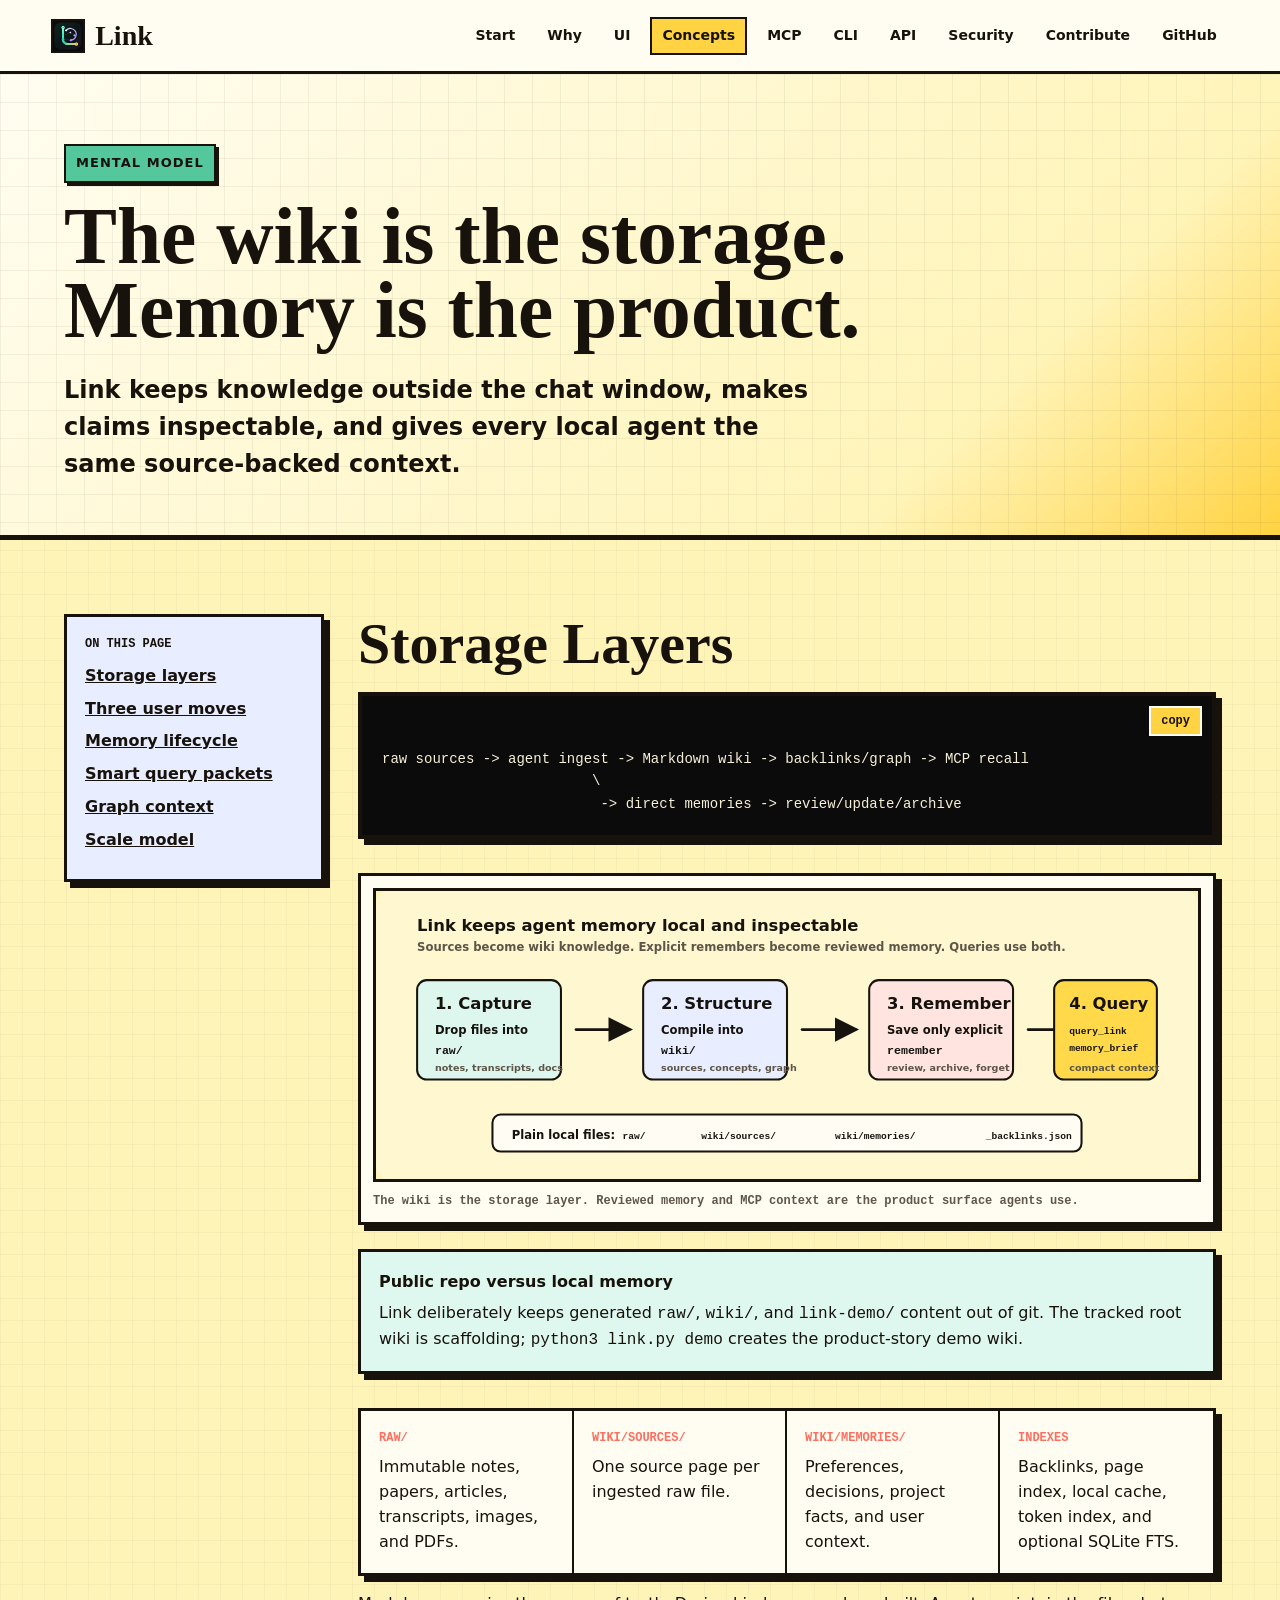
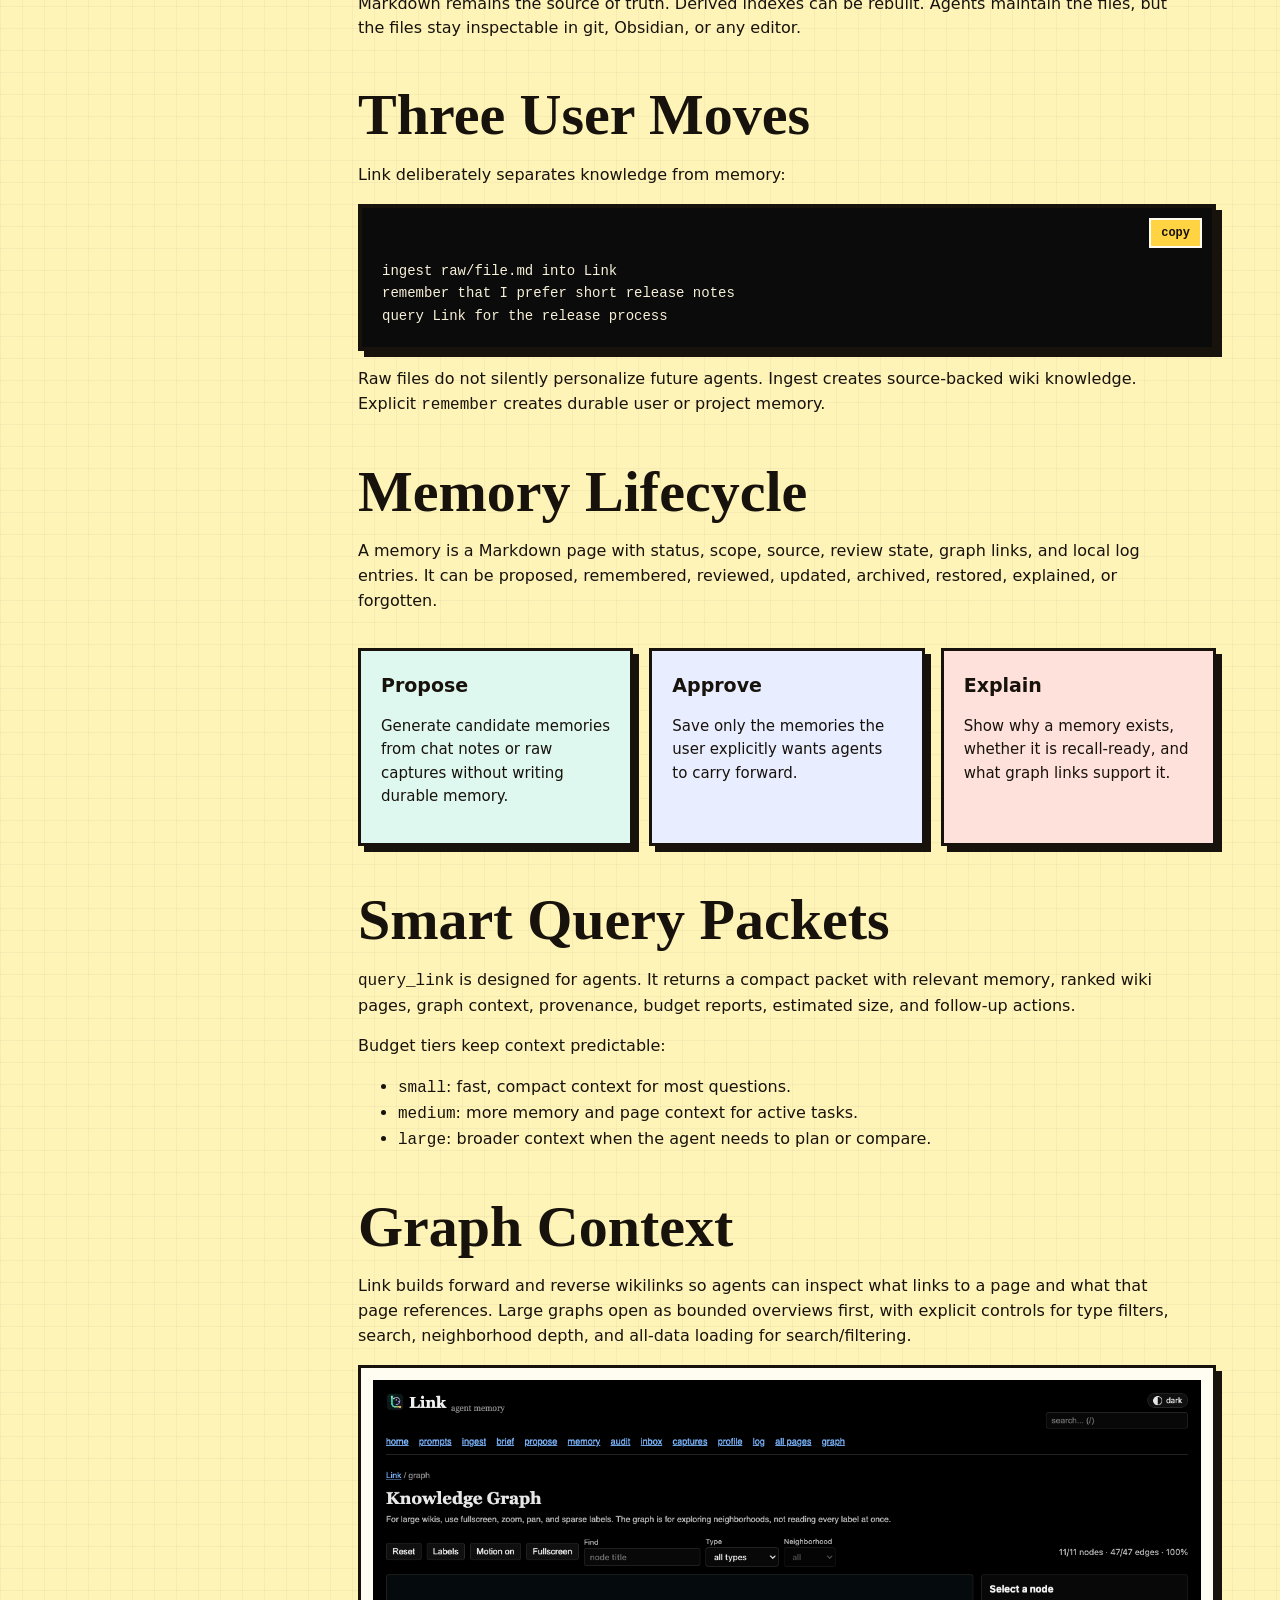
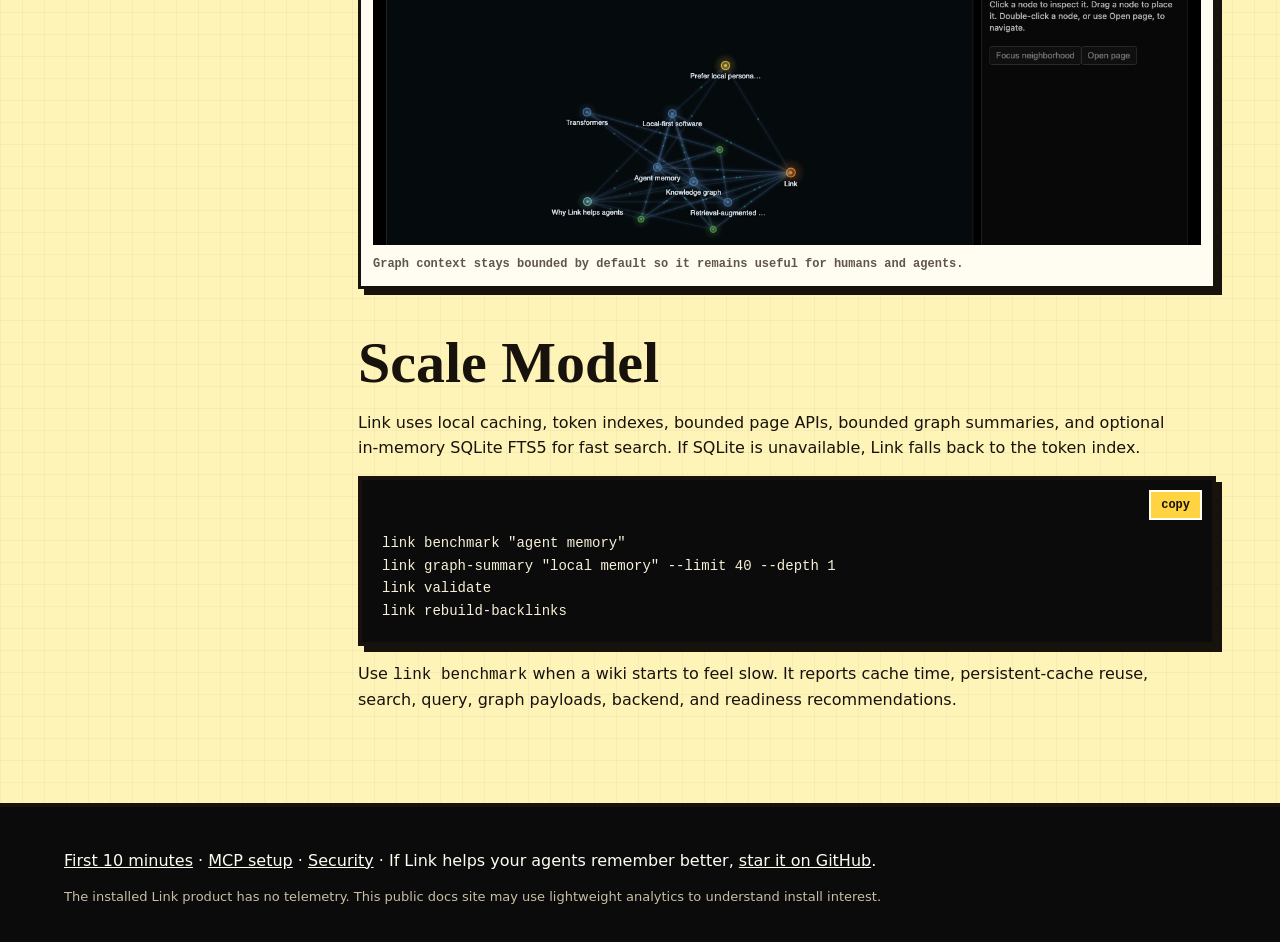
<file: docs/concepts.html>
<!doctype html>
<html lang="en">
<head>
  <meta charset="utf-8">
  <meta name="viewport" content="width=device-width, initial-scale=1">
  <meta name="description" content="How Link stores raw sources, wiki pages, memories, graph indexes, and query packets.">
  <title>Link - Concepts</title>
  <link rel="stylesheet" href="assets/site.css">
  <link rel="icon" href="assets/logo.svg" type="image/svg+xml">
  <link rel="apple-touch-icon" href="assets/logo-512.png">
  <meta property="og:type" content="website">
  <meta property="og:site_name" content="Link">
  <meta property="og:image" content="https://gowtham0992.github.io/link/assets/logo-512.png">
  <meta name="twitter:card" content="summary">
  <meta name="twitter:image" content="https://gowtham0992.github.io/link/assets/logo-512.png">
  <script src="assets/site.js" defer></script>
</head>
<body>
  <nav class="site-nav" aria-label="Main">
    <a class="brand" href="index.html"><img src="assets/logo.svg" alt="">Link</a>
    <div class="nav-links">
      <a href="getting-started.html">Start</a>
      <a href="why-link.html">Why</a>
      <a href="ui.html">UI</a>
      <a href="concepts.html" aria-current="page">Concepts</a>
      <a href="mcp.html">MCP</a>
      <a href="cli.html">CLI</a>
      <a href="api.html">API</a>
      <a href="security.html">Security</a>
      <a href="contributing.html">Contribute</a>
      <a href="https://github.com/gowtham0992/link">GitHub</a>
    </div>
  </nav>

  <header class="page-hero">
    <div class="hero-inner">
      <span class="eyebrow">Mental model</span>
      <h1>The wiki is the storage. Memory is the product.</h1>
      <p>Link keeps knowledge outside the chat window, makes claims inspectable, and gives every local agent the same source-backed context.</p>
    </div>
  </header>

  <main class="doc-section">
    <div class="section-inner doc-grid">
      <aside class="toc">
        <strong>On this page</strong>
        <a href="#layers">Storage layers</a>
        <a href="#moves">Three user moves</a>
        <a href="#memory">Memory lifecycle</a>
        <a href="#query">Smart query packets</a>
        <a href="#graph">Graph context</a>
        <a href="#scale">Scale model</a>
      </aside>
      <article class="doc-content">
        <h2 id="layers">Storage Layers</h2>
        <pre><code>raw sources -> agent ingest -> Markdown wiki -> backlinks/graph -> MCP recall
                         \
                          -> direct memories -> review/update/archive</code></pre>
        <figure class="architecture-card">
          <img src="assets/link-memory-flow.svg" alt="Link architecture: raw sources, structured wiki, reviewed memory, and MCP retrieval">
          <figcaption>The wiki is the storage layer. Reviewed memory and MCP context are the product surface agents use.</figcaption>
        </figure>
        <div class="callout">
          <strong>Public repo versus local memory</strong>
          Link deliberately keeps generated <code>raw/</code>, <code>wiki/</code>, and <code>link-demo/</code> content out of git. The tracked root wiki is scaffolding; <code>python3 link.py demo</code> creates the product-story demo wiki.
        </div>
        <div class="doc-table">
          <div><strong>raw/</strong>Immutable notes, papers, articles, transcripts, images, and PDFs.</div>
          <div><strong>wiki/sources/</strong>One source page per ingested raw file.</div>
          <div><strong>wiki/memories/</strong>Preferences, decisions, project facts, and user context.</div>
          <div><strong>indexes</strong>Backlinks, page index, local cache, token index, and optional SQLite FTS.</div>
        </div>
        <p>Markdown remains the source of truth. Derived indexes can be rebuilt. Agents maintain the files, but the files stay inspectable in git, Obsidian, or any editor.</p>

        <h2 id="moves">Three User Moves</h2>
        <p>Link deliberately separates knowledge from memory:</p>
        <pre><code>ingest raw/file.md into Link
remember that I prefer short release notes
query Link for the release process</code></pre>
        <p>Raw files do not silently personalize future agents. Ingest creates source-backed wiki knowledge. Explicit <code>remember</code> creates durable user or project memory.</p>

        <h2 id="memory">Memory Lifecycle</h2>
        <p>A memory is a Markdown page with status, scope, source, review state, graph links, and local log entries. It can be proposed, remembered, reviewed, updated, archived, restored, explained, or forgotten.</p>
        <div class="grid">
          <article class="feature"><h3>Propose</h3><p>Generate candidate memories from chat notes or raw captures without writing durable memory.</p></article>
          <article class="feature"><h3>Approve</h3><p>Save only the memories the user explicitly wants agents to carry forward.</p></article>
          <article class="feature"><h3>Explain</h3><p>Show why a memory exists, whether it is recall-ready, and what graph links support it.</p></article>
        </div>

        <h2 id="query">Smart Query Packets</h2>
        <p><code>query_link</code> is designed for agents. It returns a compact packet with relevant memory, ranked wiki pages, graph context, provenance, budget reports, estimated size, and follow-up actions.</p>
        <p>Budget tiers keep context predictable:</p>
        <ul>
          <li><code>small</code>: fast, compact context for most questions.</li>
          <li><code>medium</code>: more memory and page context for active tasks.</li>
          <li><code>large</code>: broader context when the agent needs to plan or compare.</li>
        </ul>

        <h2 id="graph">Graph Context</h2>
        <p>Link builds forward and reverse wikilinks so agents can inspect what links to a page and what that page references. Large graphs open as bounded overviews first, with explicit controls for type filters, search, neighborhood depth, and all-data loading for search/filtering.</p>
        <figure class="screenshot-card">
          <img src="assets/link-graph-dark.png" alt="Link graph view">
          <figcaption>Graph context stays bounded by default so it remains useful for humans and agents.</figcaption>
        </figure>

        <h2 id="scale">Scale Model</h2>
        <p>Link uses local caching, token indexes, bounded page APIs, bounded graph summaries, and optional in-memory SQLite FTS5 for fast search. If SQLite is unavailable, Link falls back to the token index.</p>
        <pre><code>link benchmark "agent memory"
link graph-summary "local memory" --limit 40 --depth 1
link validate
link rebuild-backlinks</code></pre>
        <p>Use <code>link benchmark</code> when a wiki starts to feel slow. It reports cache time, persistent-cache reuse, search, query, graph payloads, backend, and readiness recommendations.</p>
      </article>
    </div>
  </main>

  <footer>
    <div class="section-inner"><a href="getting-started.html">First 10 minutes</a> · <a href="mcp.html">MCP setup</a> · <a href="security.html">Security</a> · If Link helps your agents remember better, <a href="https://github.com/gowtham0992/link">star it on GitHub</a>.</div>
    <p class="analytics-note">The installed Link product has no telemetry. This public docs site may use lightweight analytics to understand install interest.</p>
  </footer>
</body>
</html>
</file>
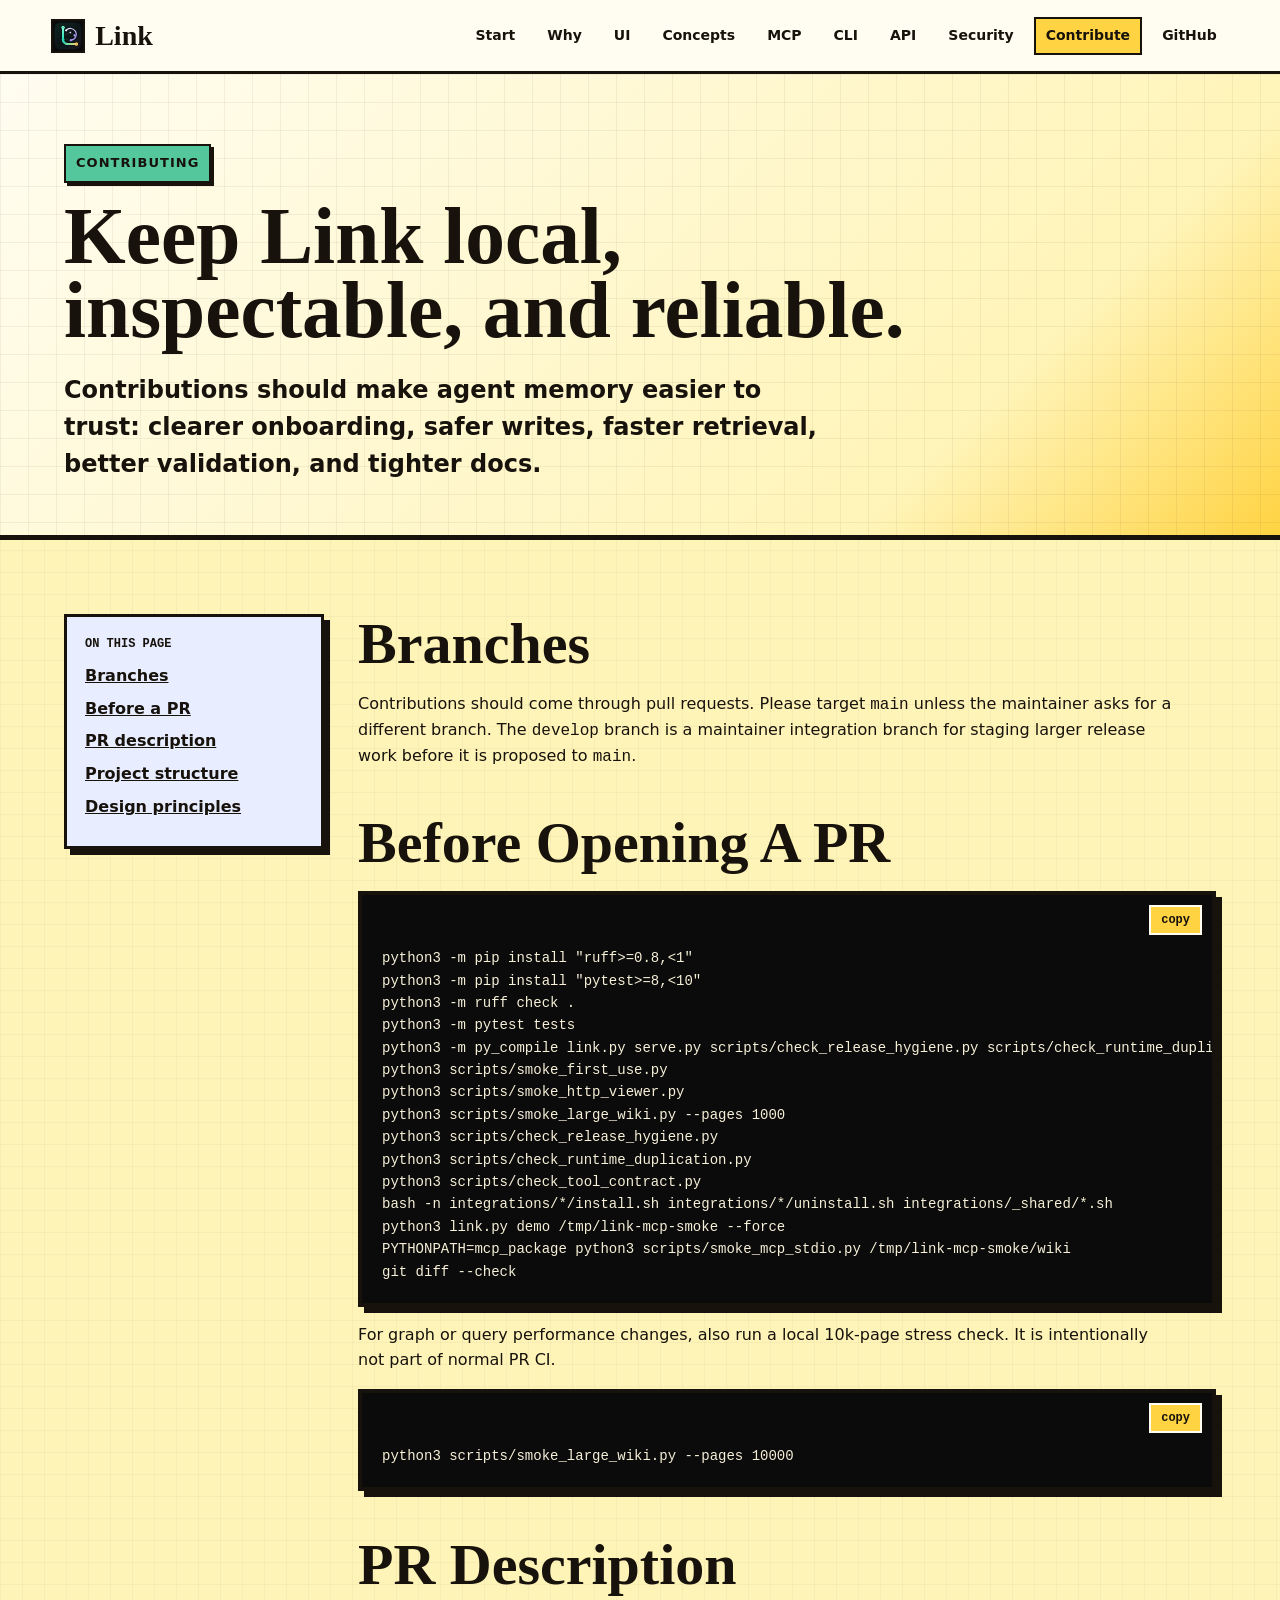
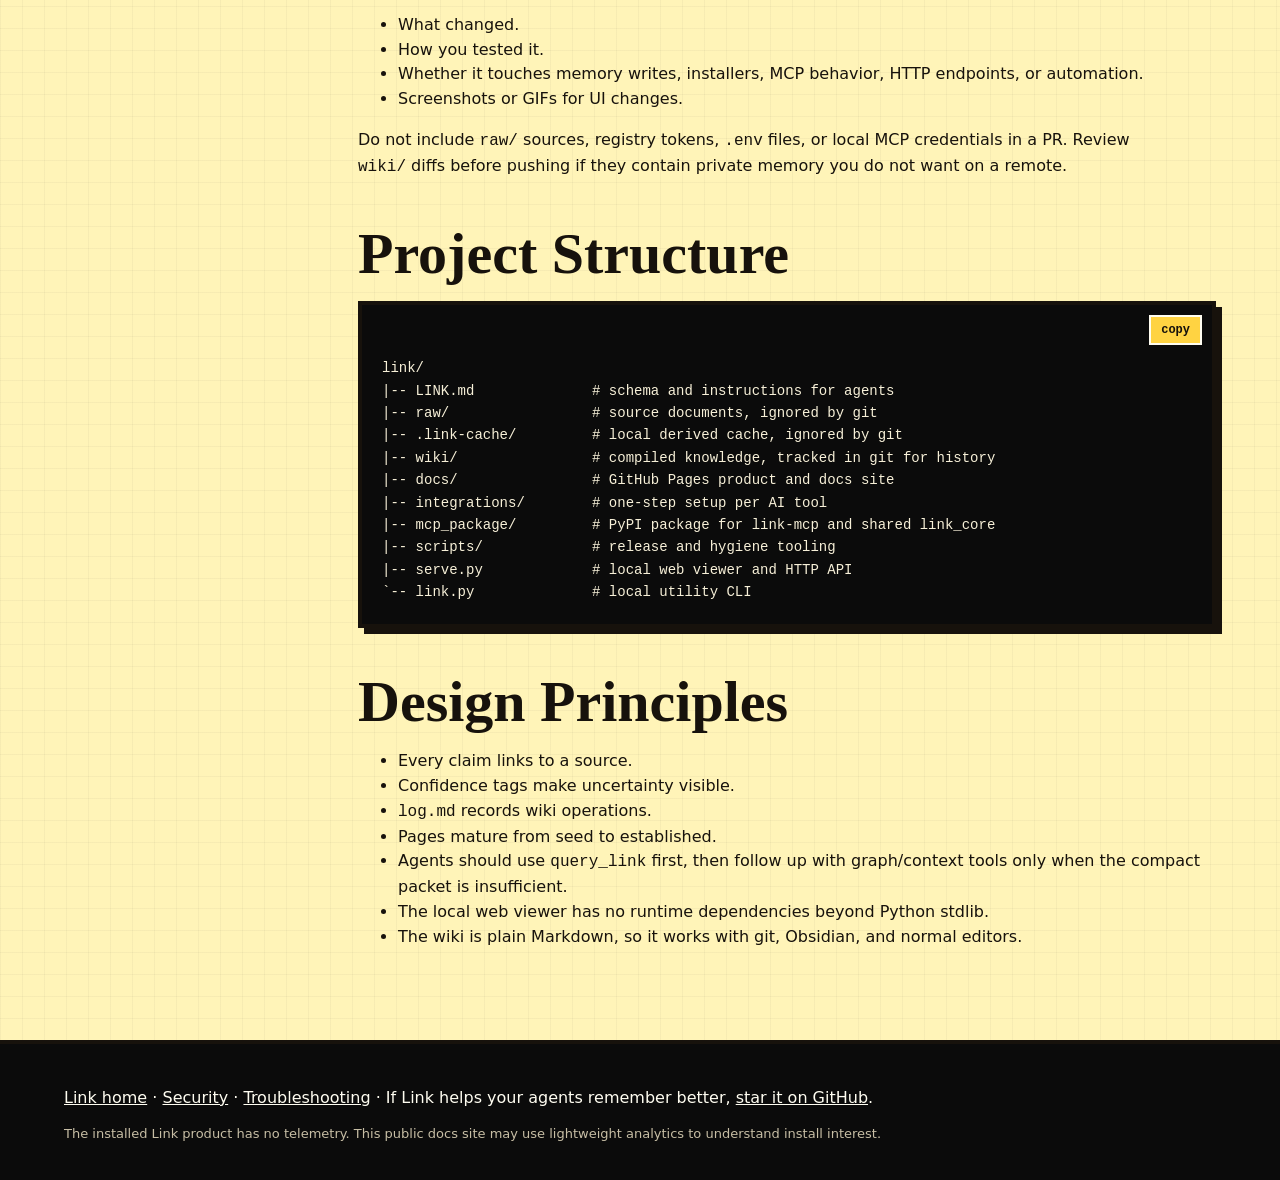
<file: docs/contributing.html>
<!doctype html>
<html lang="en">
<head>
  <meta charset="utf-8">
  <meta name="viewport" content="width=device-width, initial-scale=1">
  <meta name="description" content="How to contribute to Link: branches, pull requests, tests, screenshots, and release safety.">
  <title>Link - Contributing</title>
  <link rel="stylesheet" href="assets/site.css">
  <link rel="icon" href="assets/logo.svg" type="image/svg+xml">
  <link rel="apple-touch-icon" href="assets/logo-512.png">
  <meta property="og:type" content="website">
  <meta property="og:site_name" content="Link">
  <meta property="og:image" content="https://gowtham0992.github.io/link/assets/logo-512.png">
  <meta name="twitter:card" content="summary">
  <meta name="twitter:image" content="https://gowtham0992.github.io/link/assets/logo-512.png">
  <script src="assets/site.js" defer></script>
</head>
<body>
  <nav class="site-nav" aria-label="Main">
    <a class="brand" href="index.html"><img src="assets/logo.svg" alt="">Link</a>
    <div class="nav-links">
      <a href="getting-started.html">Start</a>
      <a href="why-link.html">Why</a>
      <a href="ui.html">UI</a>
      <a href="concepts.html">Concepts</a>
      <a href="mcp.html">MCP</a>
      <a href="cli.html">CLI</a>
      <a href="api.html">API</a>
      <a href="security.html">Security</a>
      <a href="contributing.html" aria-current="page">Contribute</a>
      <a href="https://github.com/gowtham0992/link">GitHub</a>
    </div>
  </nav>

  <header class="page-hero">
    <div class="hero-inner">
      <span class="eyebrow">Contributing</span>
      <h1>Keep Link local, inspectable, and reliable.</h1>
      <p>Contributions should make agent memory easier to trust: clearer onboarding, safer writes, faster retrieval, better validation, and tighter docs.</p>
    </div>
  </header>

  <main class="doc-section">
    <div class="section-inner doc-grid">
      <aside class="toc">
        <strong>On this page</strong>
        <a href="#branches">Branches</a>
        <a href="#before-pr">Before a PR</a>
        <a href="#description">PR description</a>
        <a href="#structure">Project structure</a>
        <a href="#principles">Design principles</a>
      </aside>
      <article class="doc-content">
        <h2 id="branches">Branches</h2>
        <p>Contributions should come through pull requests. Please target <code>main</code> unless the maintainer asks for a different branch. The <code>develop</code> branch is a maintainer integration branch for staging larger release work before it is proposed to <code>main</code>.</p>

        <h2 id="before-pr">Before Opening A PR</h2>
        <pre><code>python3 -m pip install "ruff&gt;=0.8,&lt;1"
python3 -m pip install "pytest&gt;=8,&lt;10"
python3 -m ruff check .
python3 -m pytest tests
python3 -m py_compile link.py serve.py scripts/check_release_hygiene.py scripts/check_runtime_duplication.py scripts/check_tool_contract.py scripts/prepare_release.py scripts/smoke_first_use.py scripts/smoke_http_viewer.py scripts/smoke_large_wiki.py scripts/smoke_mcp_stdio.py mcp_package/link_core/*.py mcp_package/link_mcp/server.py mcp_package/link_mcp/__main__.py mcp_package/link_mcp/__init__.py
python3 scripts/smoke_first_use.py
python3 scripts/smoke_http_viewer.py
python3 scripts/smoke_large_wiki.py --pages 1000
python3 scripts/check_release_hygiene.py
python3 scripts/check_runtime_duplication.py
python3 scripts/check_tool_contract.py
bash -n integrations/*/install.sh integrations/*/uninstall.sh integrations/_shared/*.sh
python3 link.py demo /tmp/link-mcp-smoke --force
PYTHONPATH=mcp_package python3 scripts/smoke_mcp_stdio.py /tmp/link-mcp-smoke/wiki
git diff --check</code></pre>
        <p>For graph or query performance changes, also run a local 10k-page stress check. It is intentionally not part of normal PR CI.</p>
        <pre><code>python3 scripts/smoke_large_wiki.py --pages 10000</code></pre>

        <h2 id="description">PR Description</h2>
        <ul>
          <li>What changed.</li>
          <li>How you tested it.</li>
          <li>Whether it touches memory writes, installers, MCP behavior, HTTP endpoints, or automation.</li>
          <li>Screenshots or GIFs for UI changes.</li>
        </ul>
        <p>Do not include <code>raw/</code> sources, registry tokens, <code>.env</code> files, or local MCP credentials in a PR. Review <code>wiki/</code> diffs before pushing if they contain private memory you do not want on a remote.</p>

        <h2 id="structure">Project Structure</h2>
        <pre><code>link/
|-- LINK.md              # schema and instructions for agents
|-- raw/                 # source documents, ignored by git
|-- .link-cache/         # local derived cache, ignored by git
|-- wiki/                # compiled knowledge, tracked in git for history
|-- docs/                # GitHub Pages product and docs site
|-- integrations/        # one-step setup per AI tool
|-- mcp_package/         # PyPI package for link-mcp and shared link_core
|-- scripts/             # release and hygiene tooling
|-- serve.py             # local web viewer and HTTP API
`-- link.py              # local utility CLI</code></pre>

        <h2 id="principles">Design Principles</h2>
        <ul>
          <li>Every claim links to a source.</li>
          <li>Confidence tags make uncertainty visible.</li>
          <li><code>log.md</code> records wiki operations.</li>
          <li>Pages mature from seed to established.</li>
          <li>Agents should use <code>query_link</code> first, then follow up with graph/context tools only when the compact packet is insufficient.</li>
          <li>The local web viewer has no runtime dependencies beyond Python stdlib.</li>
          <li>The wiki is plain Markdown, so it works with git, Obsidian, and normal editors.</li>
        </ul>
      </article>
    </div>
  </main>

  <footer>
    <div class="section-inner"><a href="index.html">Link home</a> · <a href="security.html">Security</a> · <a href="troubleshooting.html">Troubleshooting</a> · If Link helps your agents remember better, <a href="https://github.com/gowtham0992/link">star it on GitHub</a>.</div>
    <p class="analytics-note">The installed Link product has no telemetry. This public docs site may use lightweight analytics to understand install interest.</p>
  </footer>
</body>
</html>
</file>
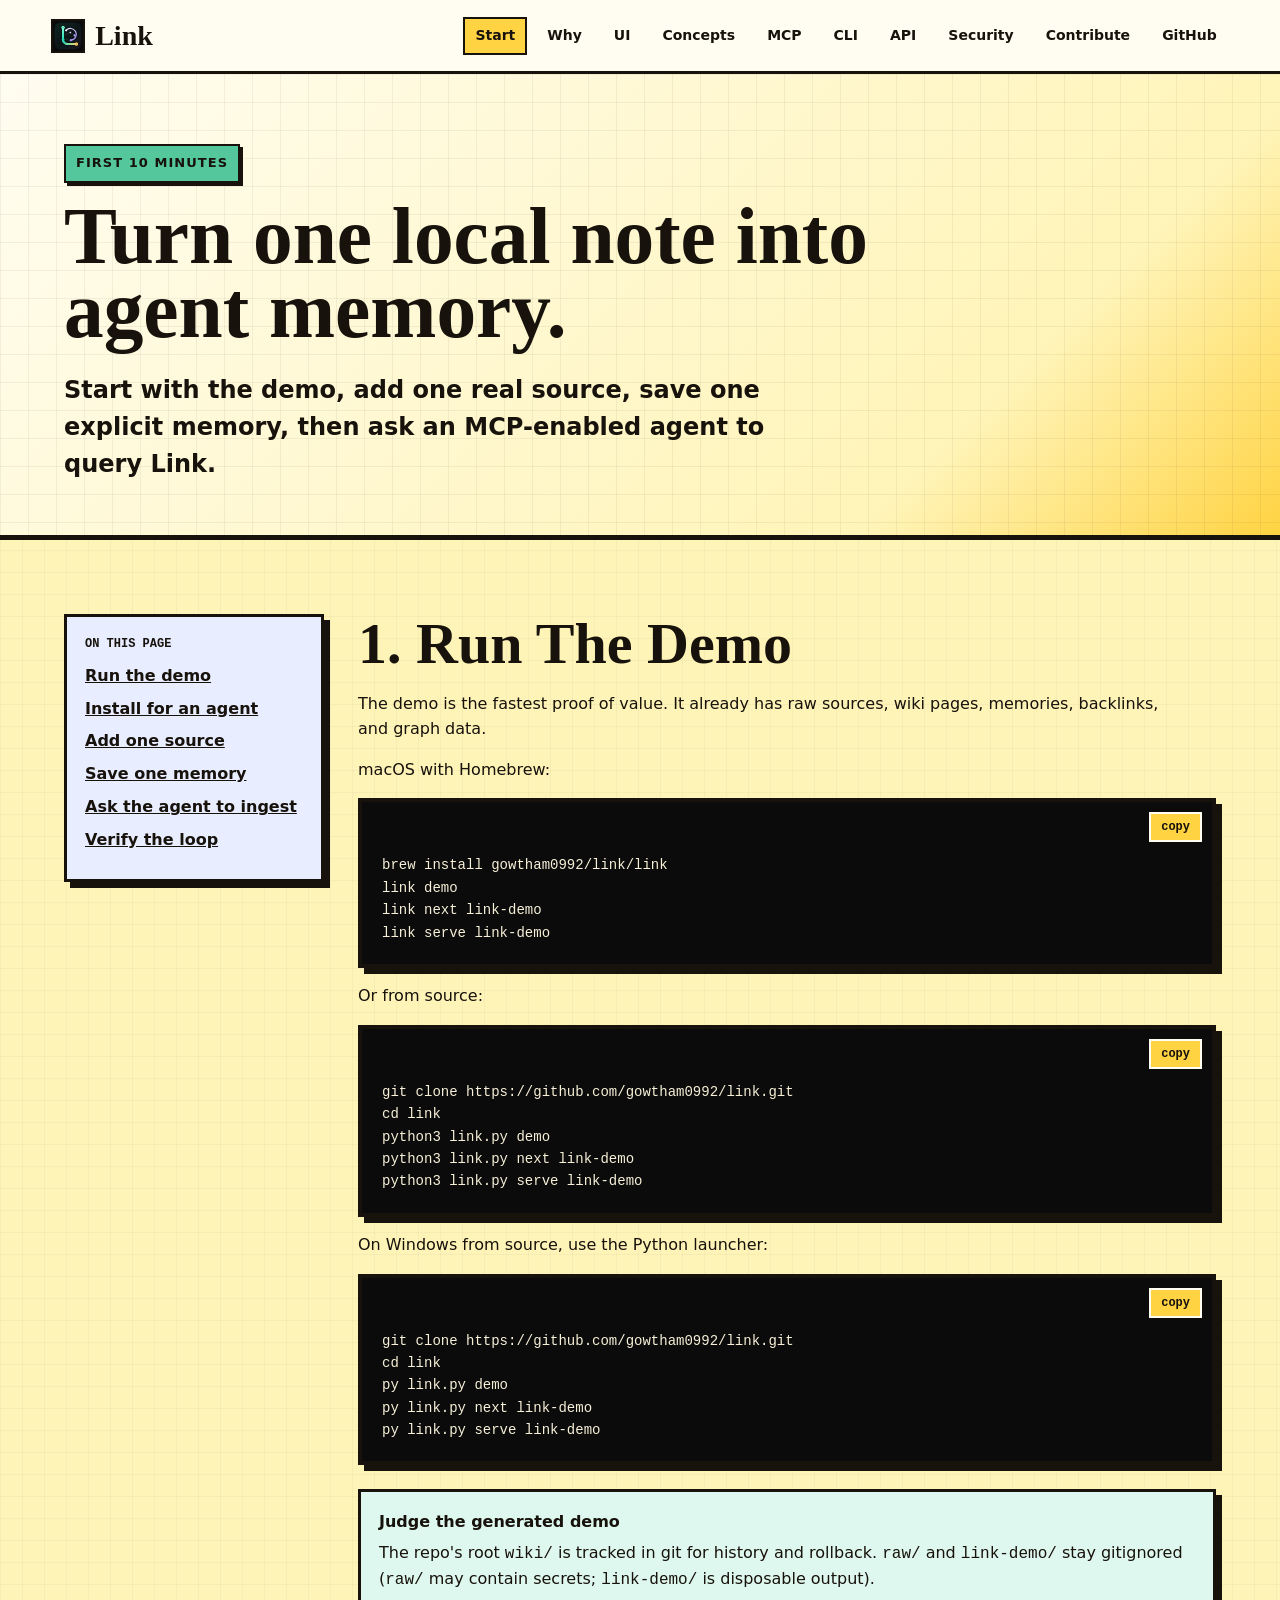
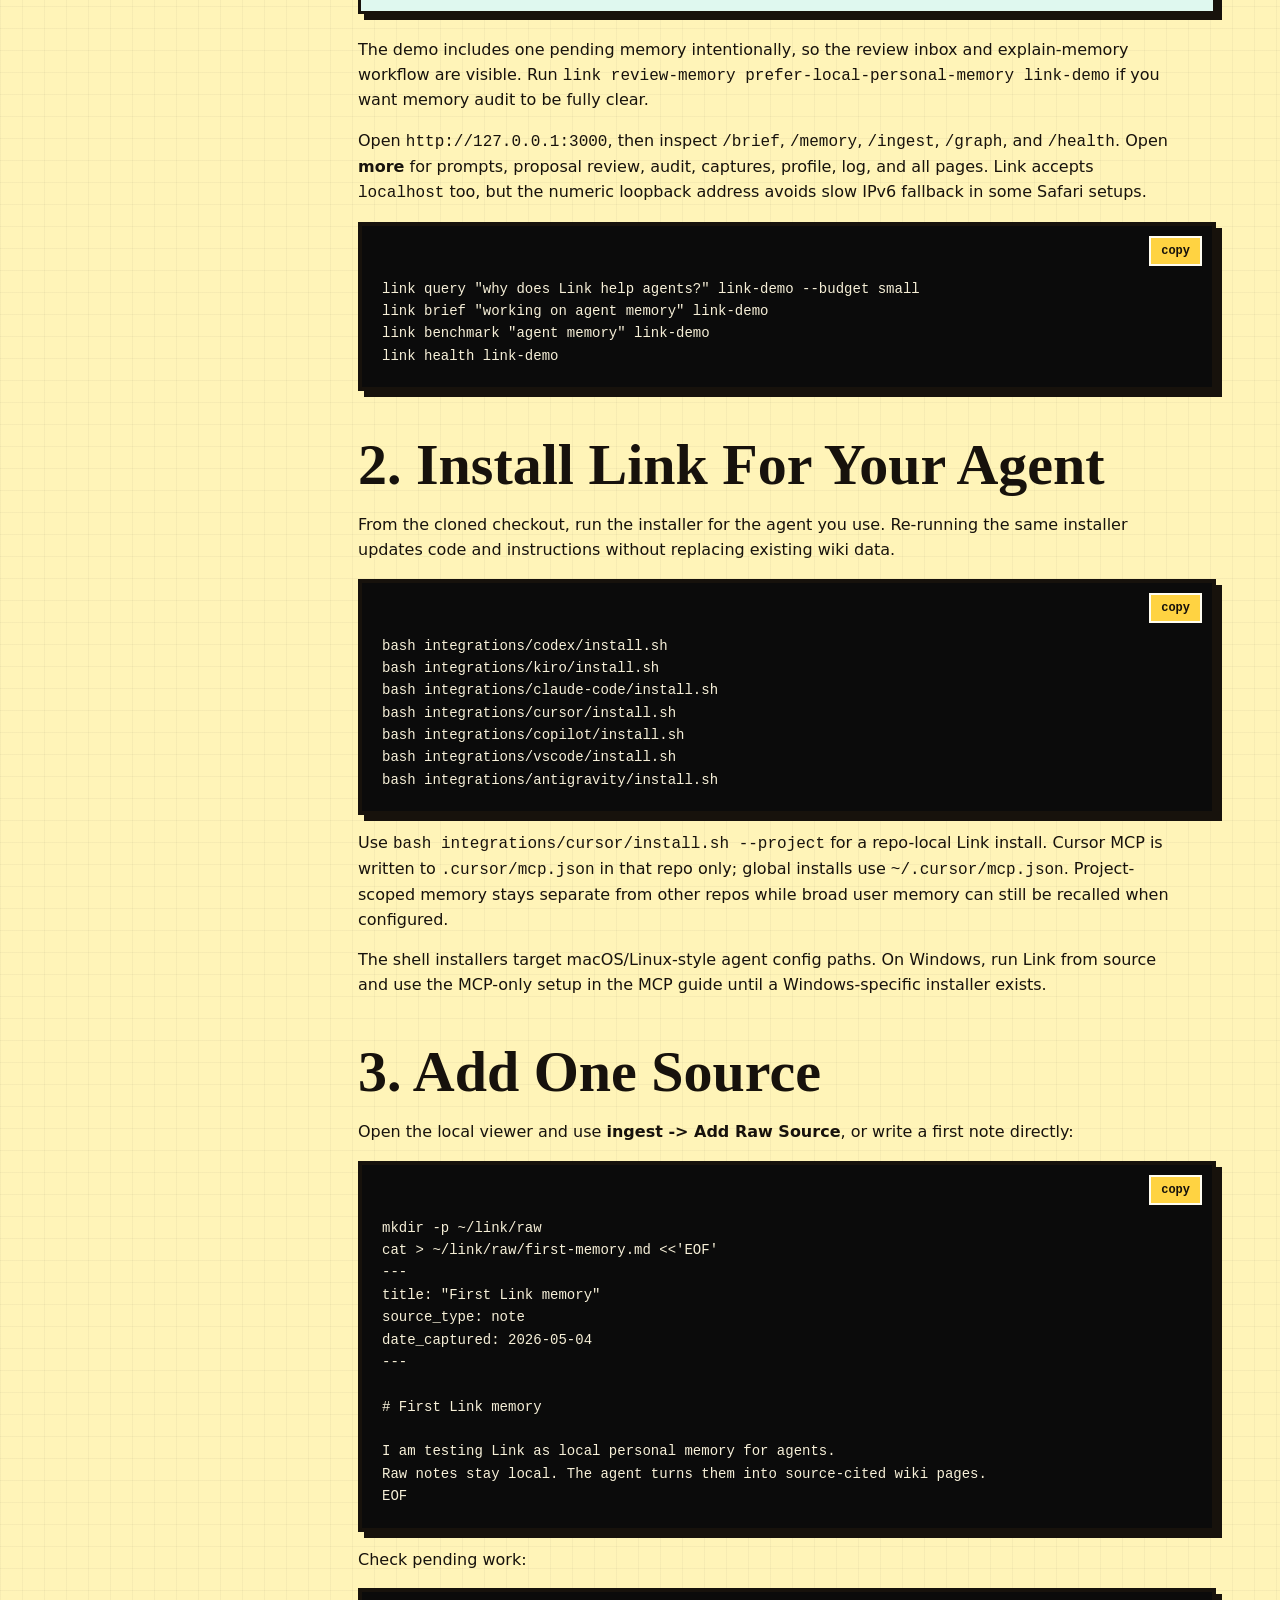
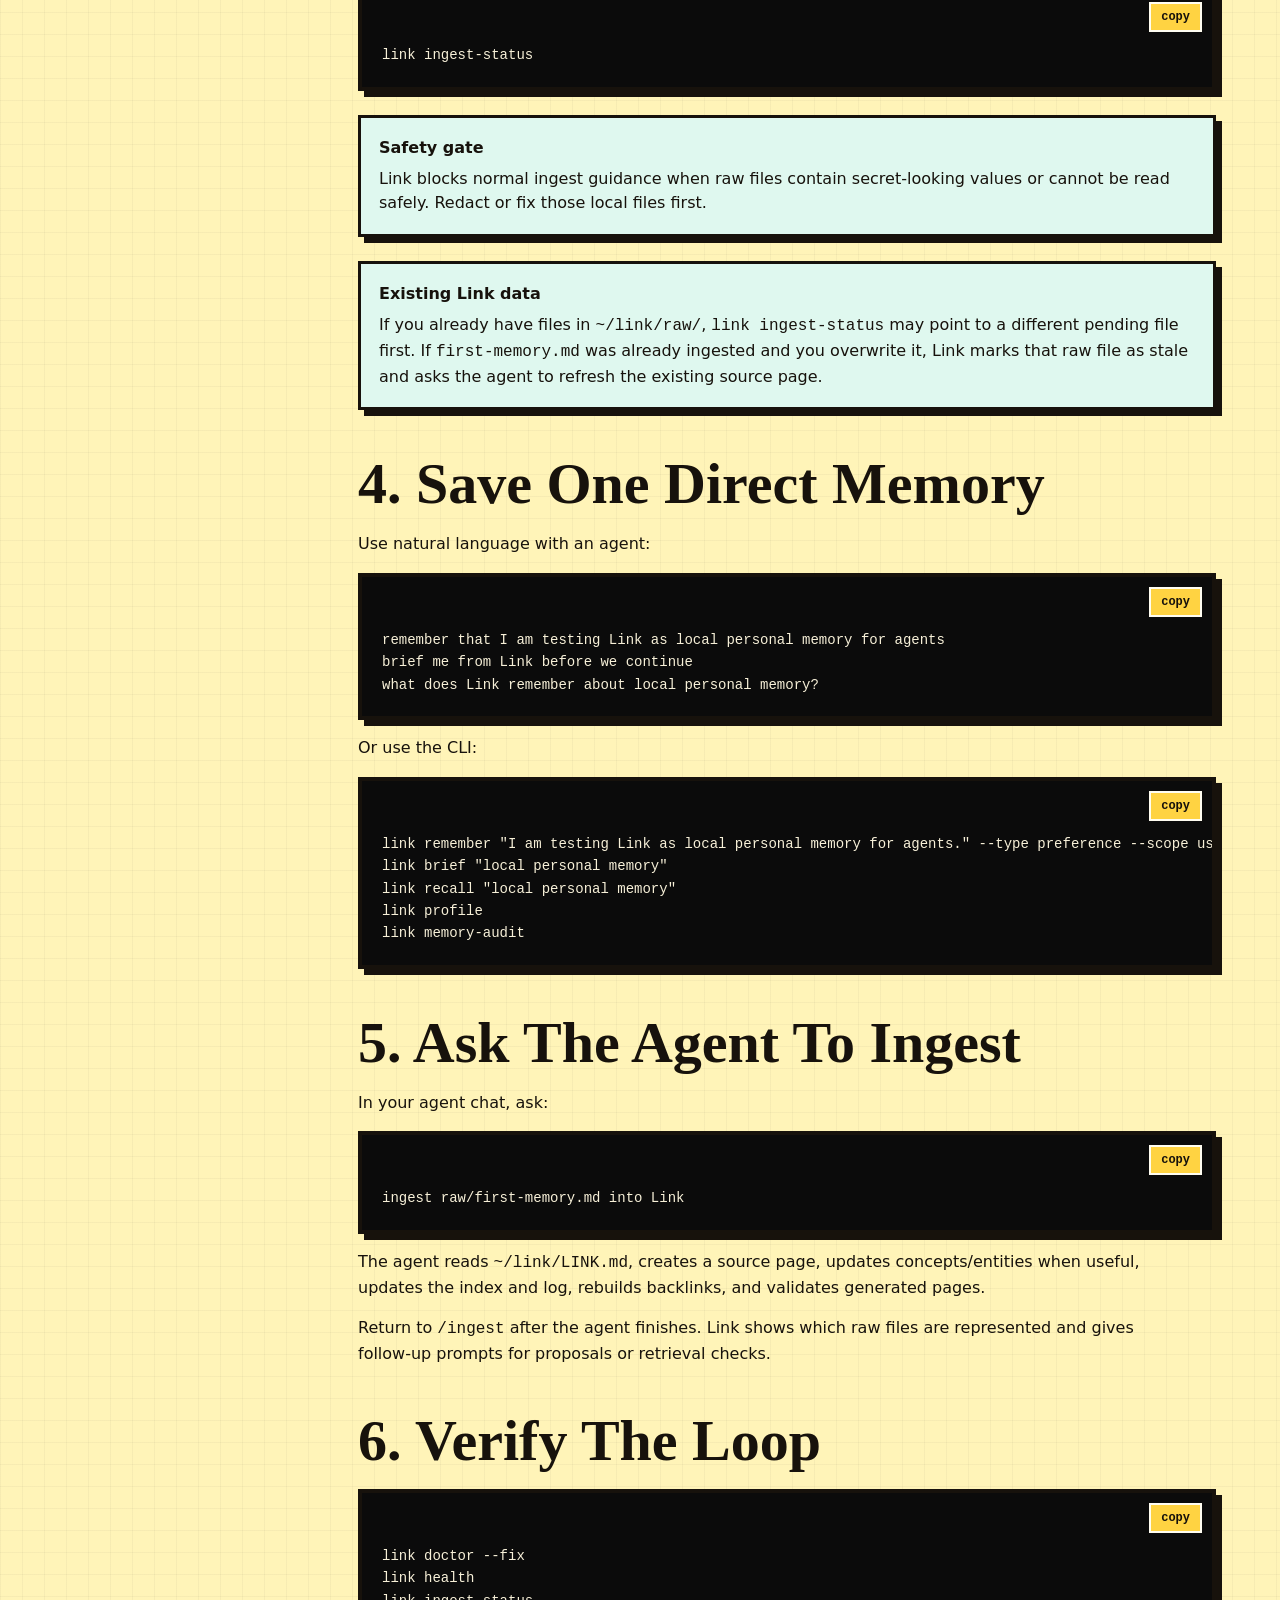
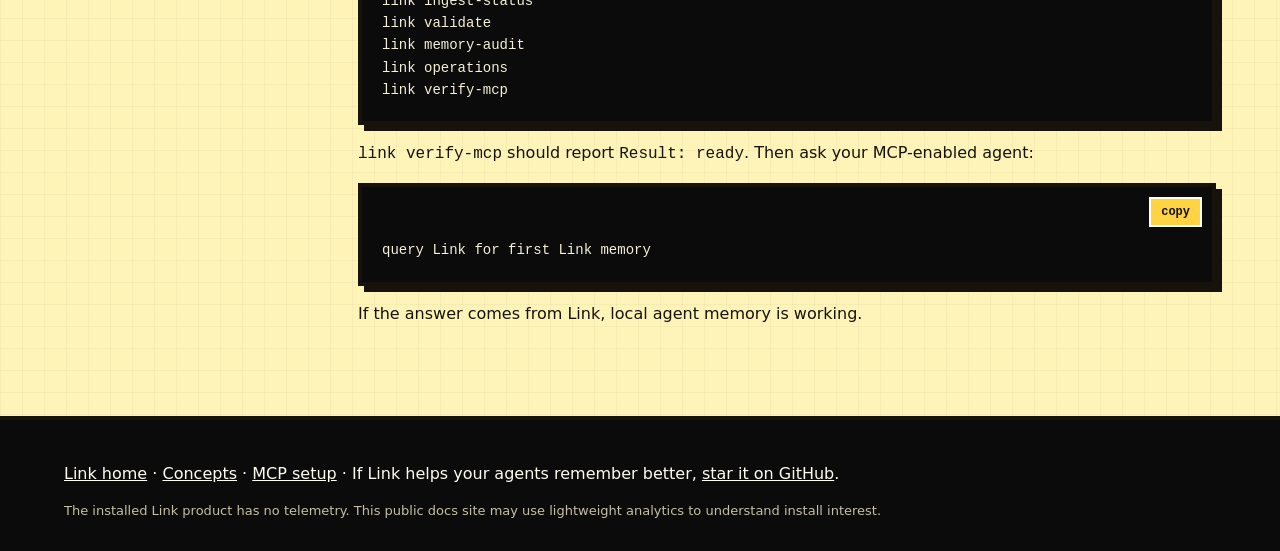
<file: docs/getting-started.html>
<!doctype html>
<html lang="en">
<head>
  <meta charset="utf-8">
  <meta name="viewport" content="width=device-width, initial-scale=1">
  <meta name="description" content="First 10 minutes with Link: demo, source ingest, memory recall, and validation.">
  <title>Link - First 10 Minutes</title>
  <link rel="stylesheet" href="assets/site.css">
  <link rel="icon" href="assets/logo.svg" type="image/svg+xml">
  <link rel="apple-touch-icon" href="assets/logo-512.png">
  <meta property="og:type" content="website">
  <meta property="og:site_name" content="Link">
  <meta property="og:image" content="https://gowtham0992.github.io/link/assets/logo-512.png">
  <meta name="twitter:card" content="summary">
  <meta name="twitter:image" content="https://gowtham0992.github.io/link/assets/logo-512.png">
  <script src="assets/site.js" defer></script>
</head>
<body>
  <nav class="site-nav" aria-label="Main">
    <a class="brand" href="index.html"><img src="assets/logo.svg" alt="">Link</a>
    <div class="nav-links">
      <a href="getting-started.html" aria-current="page">Start</a>
      <a href="why-link.html">Why</a>
      <a href="ui.html">UI</a>
      <a href="concepts.html">Concepts</a>
      <a href="mcp.html">MCP</a>
      <a href="cli.html">CLI</a>
      <a href="api.html">API</a>
      <a href="security.html">Security</a>
      <a href="contributing.html">Contribute</a>
      <a href="https://github.com/gowtham0992/link">GitHub</a>
    </div>
  </nav>

  <header class="page-hero">
    <div class="hero-inner">
      <span class="eyebrow">First 10 minutes</span>
      <h1>Turn one local note into agent memory.</h1>
      <p>Start with the demo, add one real source, save one explicit memory, then ask an MCP-enabled agent to query Link.</p>
    </div>
  </header>

  <main class="doc-section">
    <div class="section-inner doc-grid">
      <aside class="toc">
        <strong>On this page</strong>
        <a href="#demo">Run the demo</a>
        <a href="#install">Install for an agent</a>
        <a href="#source">Add one source</a>
        <a href="#memory">Save one memory</a>
        <a href="#ingest">Ask the agent to ingest</a>
        <a href="#verify">Verify the loop</a>
      </aside>
      <article class="doc-content">
        <h2 id="demo">1. Run The Demo</h2>
        <p>The demo is the fastest proof of value. It already has raw sources, wiki pages, memories, backlinks, and graph data.</p>
        <p>macOS with Homebrew:</p>
<pre><code>brew install gowtham0992/link/link
link demo
link next link-demo
link serve link-demo</code></pre>
        <p>Or from source:</p>
        <pre><code>git clone https://github.com/gowtham0992/link.git
cd link
python3 link.py demo
python3 link.py next link-demo
python3 link.py serve link-demo</code></pre>
        <p>On Windows from source, use the Python launcher:</p>
        <pre><code>git clone https://github.com/gowtham0992/link.git
cd link
py link.py demo
py link.py next link-demo
py link.py serve link-demo</code></pre>
        <div class="callout">
          <strong>Judge the generated demo</strong>
          The repo's root <code>wiki/</code> is tracked in git for history and rollback. <code>raw/</code> and <code>link-demo/</code> stay gitignored (<code>raw/</code> may contain secrets; <code>link-demo/</code> is disposable output).
        </div>
        <p>The demo includes one pending memory intentionally, so the review inbox and explain-memory workflow are visible. Run <code>link review-memory prefer-local-personal-memory link-demo</code> if you want memory audit to be fully clear.</p>
        <p>Open <code>http://127.0.0.1:3000</code>, then inspect <code>/brief</code>, <code>/memory</code>, <code>/ingest</code>, <code>/graph</code>, and <code>/health</code>. Open <strong>more</strong> for prompts, proposal review, audit, captures, profile, log, and all pages. Link accepts <code>localhost</code> too, but the numeric loopback address avoids slow IPv6 fallback in some Safari setups.</p>
        <pre><code>link query "why does Link help agents?" link-demo --budget small
link brief "working on agent memory" link-demo
link benchmark "agent memory" link-demo
link health link-demo</code></pre>

        <h2 id="install">2. Install Link For Your Agent</h2>
        <p>From the cloned checkout, run the installer for the agent you use. Re-running the same installer updates code and instructions without replacing existing wiki data.</p>
        <pre><code>bash integrations/codex/install.sh
bash integrations/kiro/install.sh
bash integrations/claude-code/install.sh
bash integrations/cursor/install.sh
bash integrations/copilot/install.sh
bash integrations/vscode/install.sh
bash integrations/antigravity/install.sh</code></pre>
        <p>Use <code>bash integrations/cursor/install.sh --project</code> for a repo-local Link install. Cursor MCP is written to <code>.cursor/mcp.json</code> in that repo only; global installs use <code>~/.cursor/mcp.json</code>. Project-scoped memory stays separate from other repos while broad user memory can still be recalled when configured.</p>
        <p>The shell installers target macOS/Linux-style agent config paths. On Windows, run Link from source and use the MCP-only setup in the MCP guide until a Windows-specific installer exists.</p>

        <h2 id="source">3. Add One Source</h2>
        <p>Open the local viewer and use <strong>ingest -> Add Raw Source</strong>, or write a first note directly:</p>
        <pre><code>mkdir -p ~/link/raw
cat &gt; ~/link/raw/first-memory.md &lt;&lt;'EOF'
---
title: "First Link memory"
source_type: note
date_captured: 2026-05-04
---

# First Link memory

I am testing Link as local personal memory for agents.
Raw notes stay local. The agent turns them into source-cited wiki pages.
EOF</code></pre>
        <p>Check pending work:</p>
        <pre><code>link ingest-status</code></pre>
        <div class="callout">
          <strong>Safety gate</strong>
          Link blocks normal ingest guidance when raw files contain secret-looking values or cannot be read safely. Redact or fix those local files first.
        </div>
        <div class="callout">
          <strong>Existing Link data</strong>
          If you already have files in <code>~/link/raw/</code>, <code>link ingest-status</code> may point to a different pending file first. If <code>first-memory.md</code> was already ingested and you overwrite it, Link marks that raw file as stale and asks the agent to refresh the existing source page.
        </div>

        <h2 id="memory">4. Save One Direct Memory</h2>
        <p>Use natural language with an agent:</p>
        <pre><code>remember that I am testing Link as local personal memory for agents
brief me from Link before we continue
what does Link remember about local personal memory?</code></pre>
        <p>Or use the CLI:</p>
        <pre><code>link remember "I am testing Link as local personal memory for agents." --type preference --scope user --tags onboarding
link brief "local personal memory"
link recall "local personal memory"
link profile
link memory-audit</code></pre>

        <h2 id="ingest">5. Ask The Agent To Ingest</h2>
        <p>In your agent chat, ask:</p>
        <pre><code>ingest raw/first-memory.md into Link</code></pre>
        <p>The agent reads <code>~/link/LINK.md</code>, creates a source page, updates concepts/entities when useful, updates the index and log, rebuilds backlinks, and validates generated pages.</p>
        <p>Return to <code>/ingest</code> after the agent finishes. Link shows which raw files are represented and gives follow-up prompts for proposals or retrieval checks.</p>

        <h2 id="verify">6. Verify The Loop</h2>
        <pre><code>link doctor --fix
link health
link ingest-status
link validate
link memory-audit
link operations
link verify-mcp</code></pre>
        <p><code>link verify-mcp</code> should report <code>Result: ready</code>. Then ask your MCP-enabled agent:</p>
        <pre><code>query Link for first Link memory</code></pre>
        <p>If the answer comes from Link, local agent memory is working.</p>
      </article>
    </div>
  </main>

  <footer>
    <div class="section-inner"><a href="index.html">Link home</a> · <a href="concepts.html">Concepts</a> · <a href="mcp.html">MCP setup</a> · If Link helps your agents remember better, <a href="https://github.com/gowtham0992/link">star it on GitHub</a>.</div>
    <p class="analytics-note">The installed Link product has no telemetry. This public docs site may use lightweight analytics to understand install interest.</p>
  </footer>
</body>
</html>
</file>
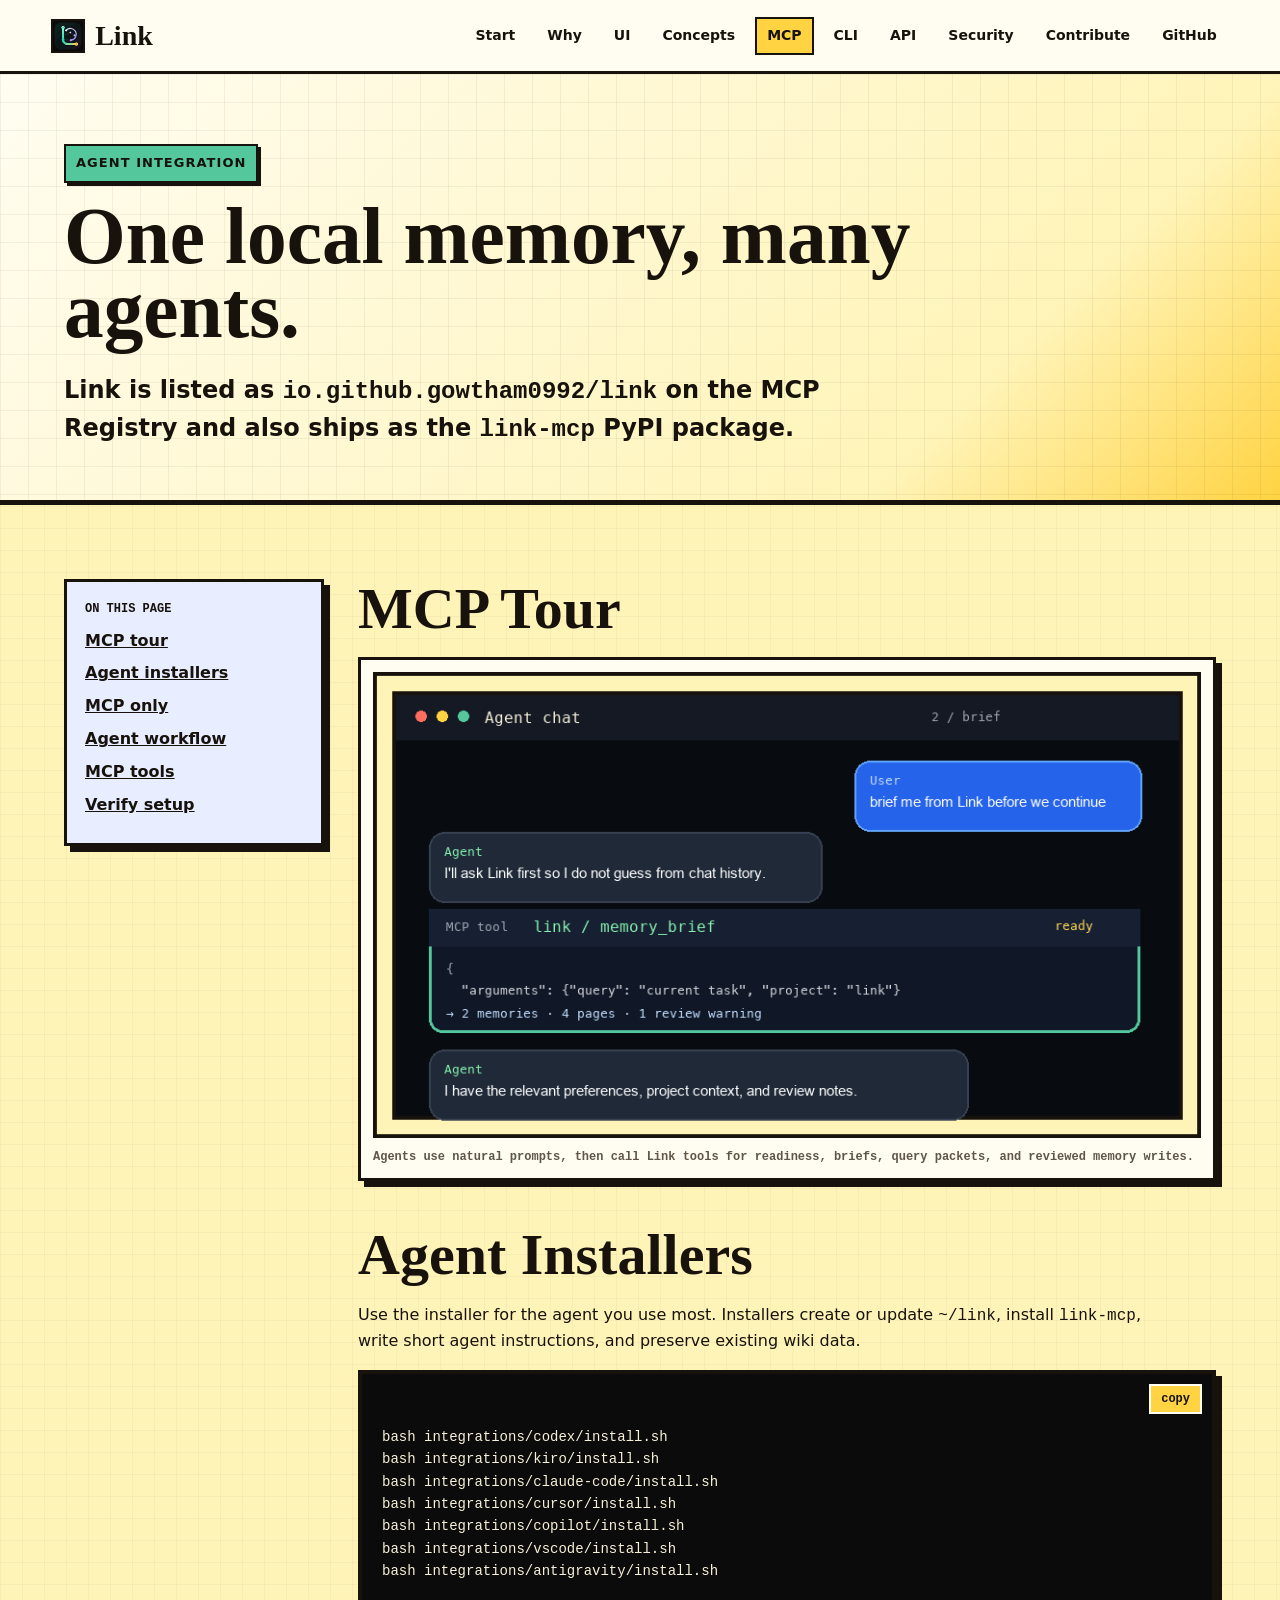
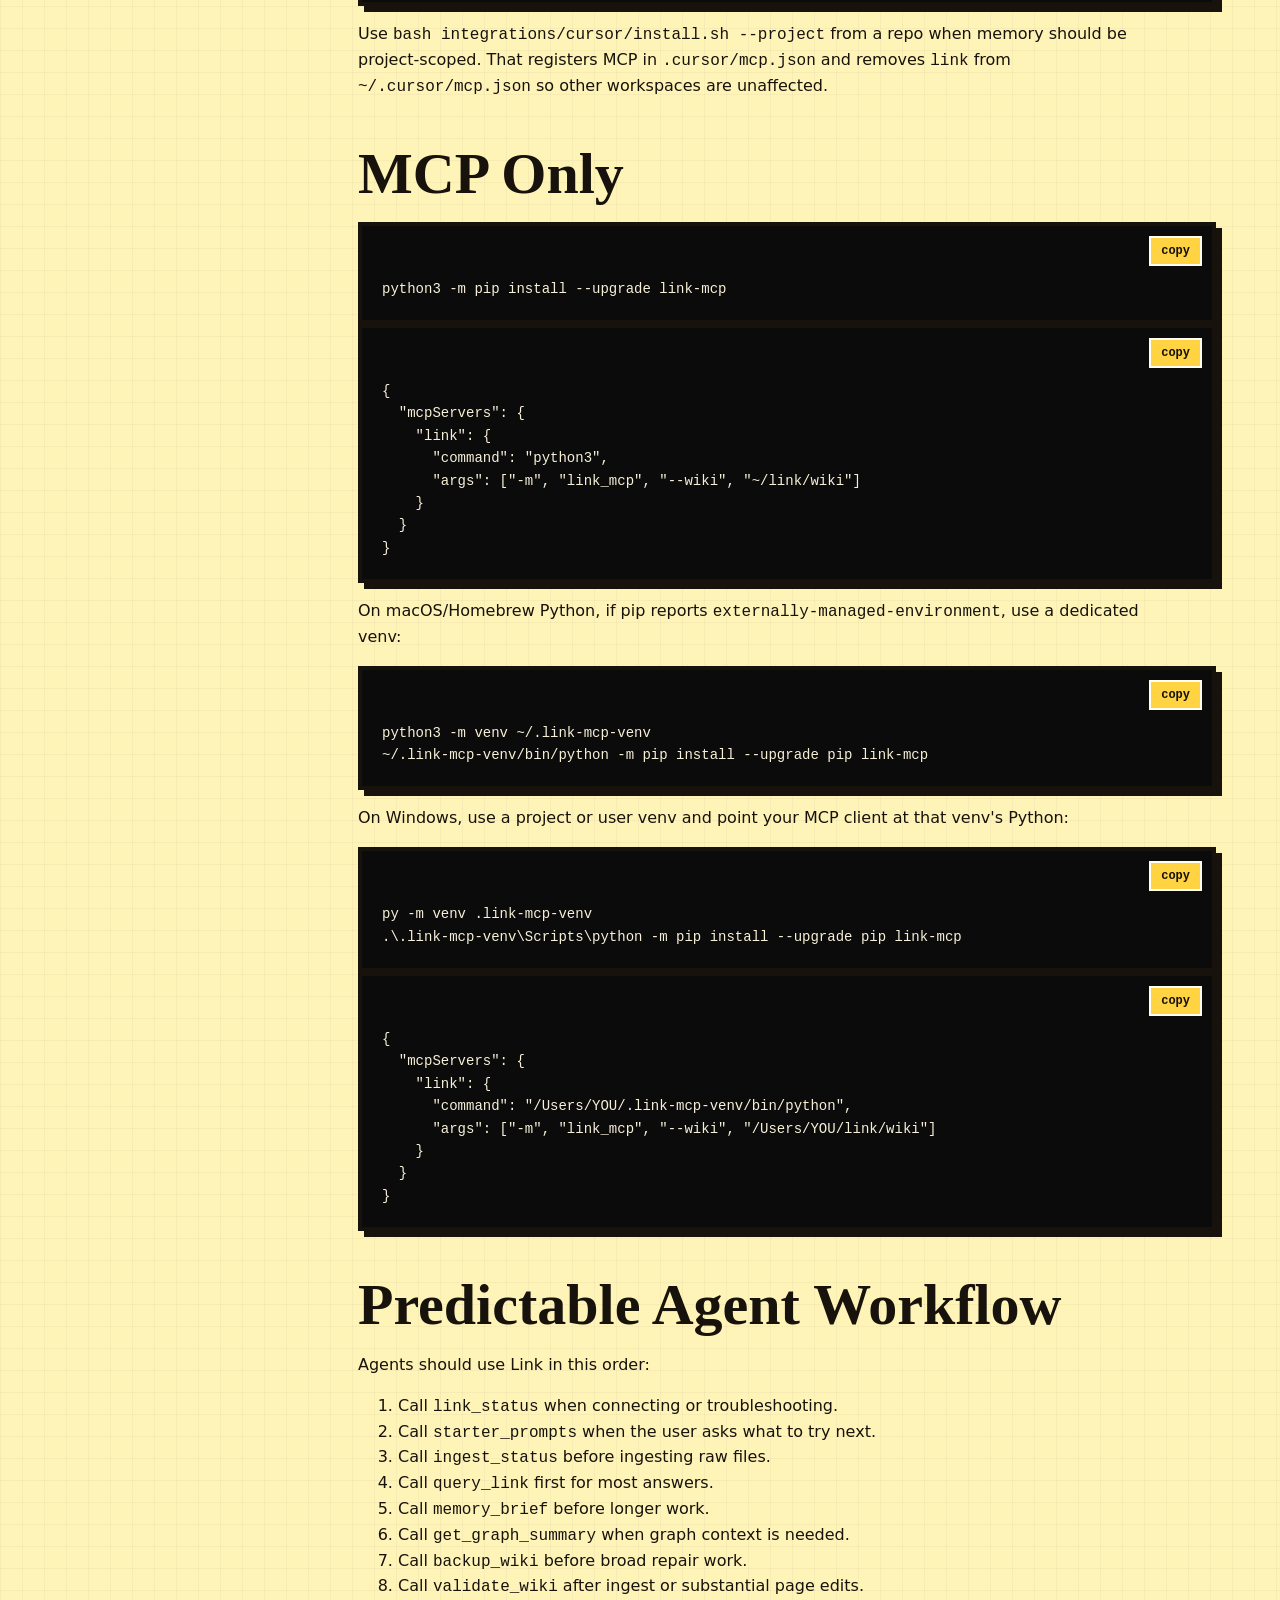
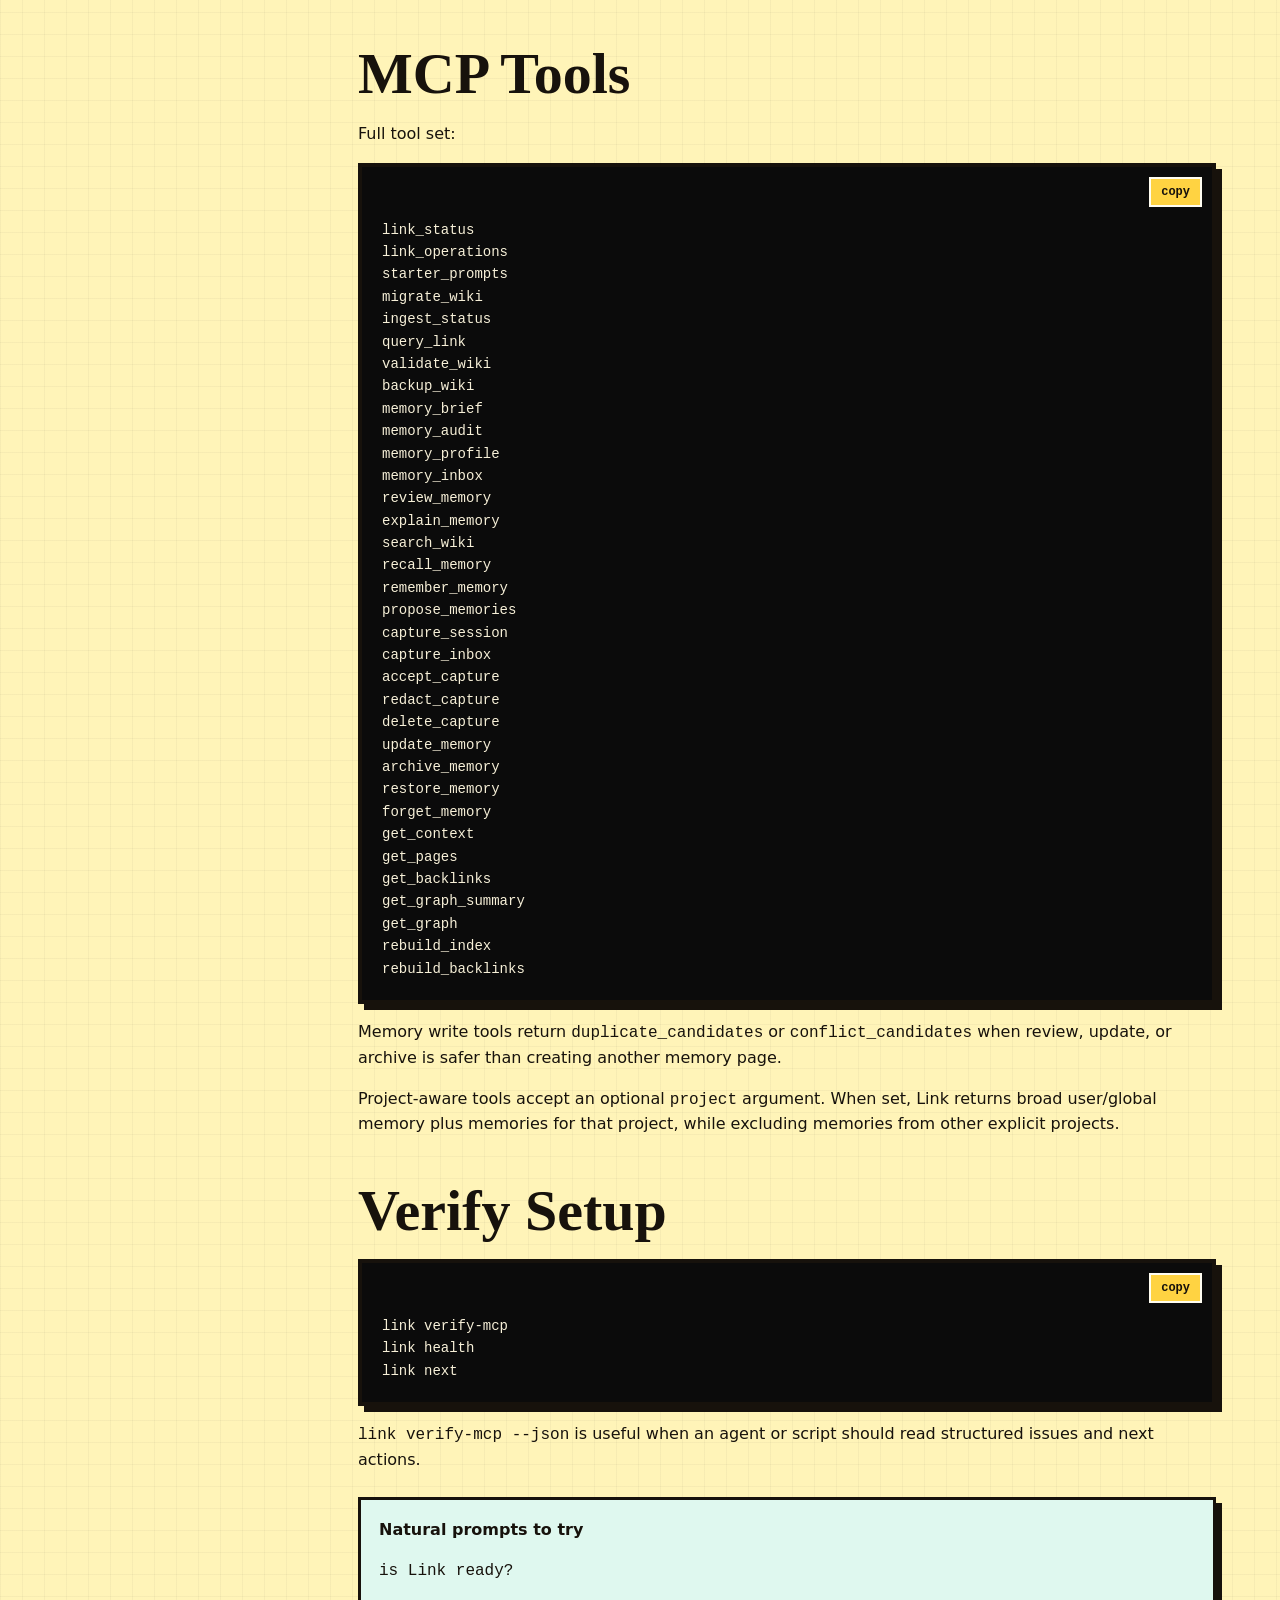
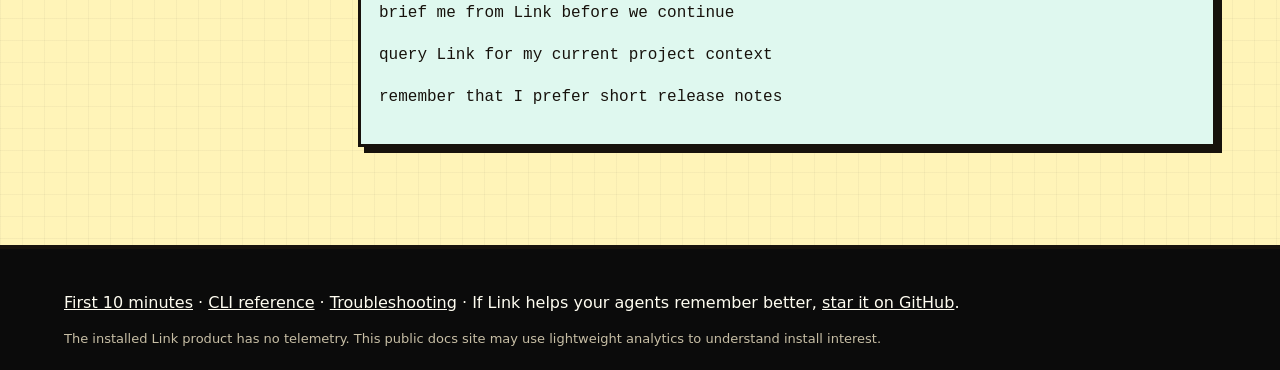
<file: docs/mcp.html>
<!doctype html>
<html lang="en">
<head>
  <meta charset="utf-8">
  <meta name="viewport" content="width=device-width, initial-scale=1">
  <meta name="description" content="Install and use Link's MCP server with Codex, Claude, Cursor, Kiro, VS Code, Copilot, and other agents.">
  <title>Link - MCP Setup</title>
  <link rel="stylesheet" href="assets/site.css">
  <link rel="icon" href="assets/logo.svg" type="image/svg+xml">
  <link rel="apple-touch-icon" href="assets/logo-512.png">
  <meta property="og:type" content="website">
  <meta property="og:site_name" content="Link">
  <meta property="og:image" content="https://gowtham0992.github.io/link/assets/logo-512.png">
  <meta name="twitter:card" content="summary">
  <meta name="twitter:image" content="https://gowtham0992.github.io/link/assets/logo-512.png">
  <script src="assets/site.js" defer></script>
</head>
<body>
  <nav class="site-nav" aria-label="Main">
    <a class="brand" href="index.html"><img src="assets/logo.svg" alt="">Link</a>
    <div class="nav-links">
      <a href="getting-started.html">Start</a>
      <a href="why-link.html">Why</a>
      <a href="ui.html">UI</a>
      <a href="concepts.html">Concepts</a>
      <a href="mcp.html" aria-current="page">MCP</a>
      <a href="cli.html">CLI</a>
      <a href="api.html">API</a>
      <a href="security.html">Security</a>
      <a href="contributing.html">Contribute</a>
      <a href="https://github.com/gowtham0992/link">GitHub</a>
    </div>
  </nav>

  <header class="page-hero">
    <div class="hero-inner">
      <span class="eyebrow">Agent integration</span>
      <h1>One local memory, many agents.</h1>
      <p>Link is listed as <code>io.github.gowtham0992/link</code> on the MCP Registry and also ships as the <code>link-mcp</code> PyPI package.</p>
    </div>
  </header>

  <main class="doc-section">
    <div class="section-inner doc-grid">
      <aside class="toc">
        <strong>On this page</strong>
        <a href="#tour">MCP tour</a>
        <a href="#installers">Agent installers</a>
        <a href="#mcp-only">MCP only</a>
        <a href="#workflow">Agent workflow</a>
        <a href="#tools">MCP tools</a>
        <a href="#verify">Verify setup</a>
      </aside>
      <article class="doc-content">
        <h2 id="tour">MCP Tour</h2>
        <figure class="screenshot-card media-wide">
          <img src="assets/link-mcp-agent-chat.gif" alt="Animated Link MCP agent walkthrough">
          <figcaption>Agents use natural prompts, then call Link tools for readiness, briefs, query packets, and reviewed memory writes.</figcaption>
        </figure>

        <h2 id="installers">Agent Installers</h2>
        <p>Use the installer for the agent you use most. Installers create or update <code>~/link</code>, install <code>link-mcp</code>, write short agent instructions, and preserve existing wiki data.</p>
        <pre><code>bash integrations/codex/install.sh
bash integrations/kiro/install.sh
bash integrations/claude-code/install.sh
bash integrations/cursor/install.sh
bash integrations/copilot/install.sh
bash integrations/vscode/install.sh
bash integrations/antigravity/install.sh</code></pre>
        <p>Use <code>bash integrations/cursor/install.sh --project</code> from a repo when memory should be project-scoped. That registers MCP in <code>.cursor/mcp.json</code> and removes <code>link</code> from <code>~/.cursor/mcp.json</code> so other workspaces are unaffected.</p>

        <h2 id="mcp-only">MCP Only</h2>
        <pre><code>python3 -m pip install --upgrade link-mcp</code></pre>
        <pre><code>{
  "mcpServers": {
    "link": {
      "command": "python3",
      "args": ["-m", "link_mcp", "--wiki", "~/link/wiki"]
    }
  }
}</code></pre>
        <p>On macOS/Homebrew Python, if pip reports <code>externally-managed-environment</code>, use a dedicated venv:</p>
        <pre><code>python3 -m venv ~/.link-mcp-venv
~/.link-mcp-venv/bin/python -m pip install --upgrade pip link-mcp</code></pre>
        <p>On Windows, use a project or user venv and point your MCP client at that venv's Python:</p>
        <pre><code>py -m venv .link-mcp-venv
.\.link-mcp-venv\Scripts\python -m pip install --upgrade pip link-mcp</code></pre>
        <pre><code>{
  "mcpServers": {
    "link": {
      "command": "/Users/YOU/.link-mcp-venv/bin/python",
      "args": ["-m", "link_mcp", "--wiki", "/Users/YOU/link/wiki"]
    }
  }
}</code></pre>

        <h2 id="workflow">Predictable Agent Workflow</h2>
        <p>Agents should use Link in this order:</p>
        <ol>
          <li>Call <code>link_status</code> when connecting or troubleshooting.</li>
          <li>Call <code>starter_prompts</code> when the user asks what to try next.</li>
          <li>Call <code>ingest_status</code> before ingesting raw files.</li>
          <li>Call <code>query_link</code> first for most answers.</li>
          <li>Call <code>memory_brief</code> before longer work.</li>
          <li>Call <code>get_graph_summary</code> when graph context is needed.</li>
          <li>Call <code>backup_wiki</code> before broad repair work.</li>
          <li>Call <code>validate_wiki</code> after ingest or substantial page edits.</li>
        </ol>

        <h2 id="tools">MCP Tools</h2>
        <p>Full tool set:</p>
        <pre><code>link_status
link_operations
starter_prompts
migrate_wiki
ingest_status
query_link
validate_wiki
backup_wiki
memory_brief
memory_audit
memory_profile
memory_inbox
review_memory
explain_memory
search_wiki
recall_memory
remember_memory
propose_memories
capture_session
capture_inbox
accept_capture
redact_capture
delete_capture
update_memory
archive_memory
restore_memory
forget_memory
get_context
get_pages
get_backlinks
get_graph_summary
get_graph
rebuild_index
rebuild_backlinks</code></pre>
        <p>Memory write tools return <code>duplicate_candidates</code> or <code>conflict_candidates</code> when review, update, or archive is safer than creating another memory page.</p>
        <p>Project-aware tools accept an optional <code>project</code> argument. When set, Link returns broad user/global memory plus memories for that project, while excluding memories from other explicit projects.</p>

<h2 id="verify">Verify Setup</h2>
        <pre><code>link verify-mcp
link health
link next</code></pre>
        <p><code>link verify-mcp --json</code> is useful when an agent or script should read structured issues and next actions.</p>
        <div class="callout">
          <strong>Natural prompts to try</strong>
          <p><code>is Link ready?</code></p>
          <p><code>brief me from Link before we continue</code></p>
          <p><code>query Link for my current project context</code></p>
          <p><code>remember that I prefer short release notes</code></p>
        </div>
      </article>
    </div>
  </main>

  <footer>
    <div class="section-inner"><a href="getting-started.html">First 10 minutes</a> · <a href="cli.html">CLI reference</a> · <a href="troubleshooting.html">Troubleshooting</a> · If Link helps your agents remember better, <a href="https://github.com/gowtham0992/link">star it on GitHub</a>.</div>
    <p class="analytics-note">The installed Link product has no telemetry. This public docs site may use lightweight analytics to understand install interest.</p>
  </footer>
</body>
</html>
</file>
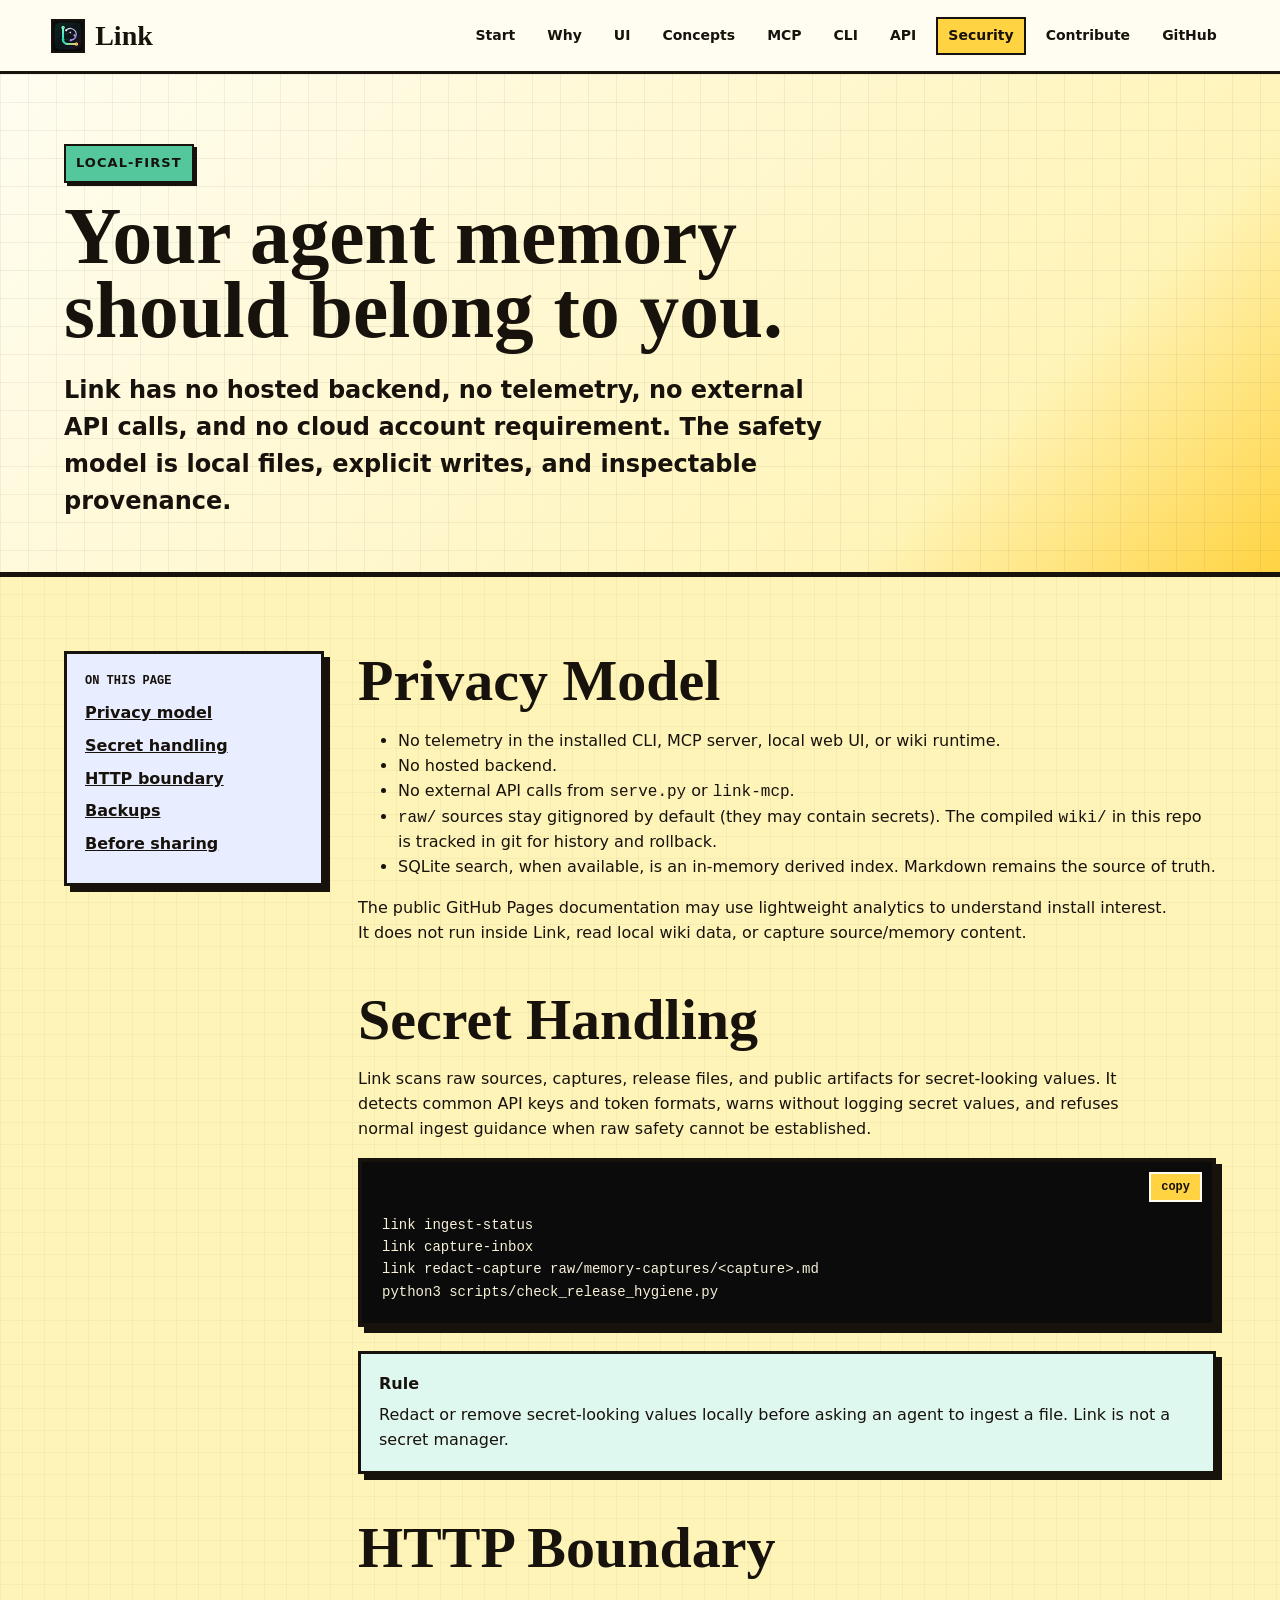
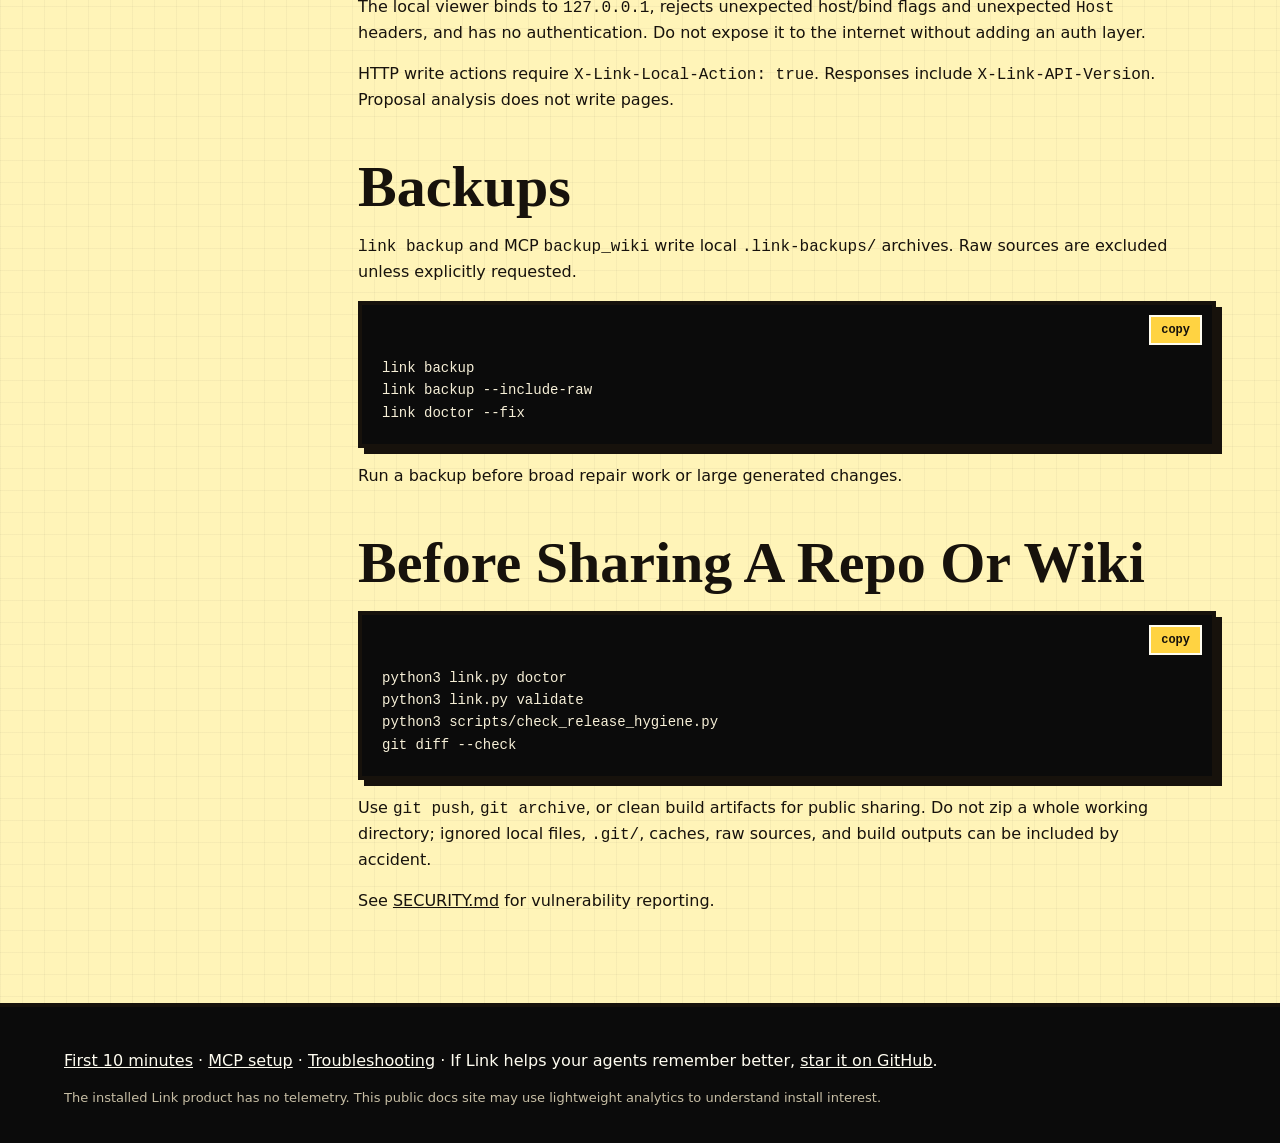
<file: docs/security.html>
<!doctype html>
<html lang="en">
<head>
  <meta charset="utf-8">
  <meta name="viewport" content="width=device-width, initial-scale=1">
  <meta name="description" content="Link security model: local-first storage, secret scanning, backups, HTTP safety boundaries, and release hygiene.">
  <title>Link - Security</title>
  <link rel="stylesheet" href="assets/site.css">
  <link rel="icon" href="assets/logo.svg" type="image/svg+xml">
  <link rel="apple-touch-icon" href="assets/logo-512.png">
  <meta property="og:type" content="website">
  <meta property="og:site_name" content="Link">
  <meta property="og:image" content="https://gowtham0992.github.io/link/assets/logo-512.png">
  <meta name="twitter:card" content="summary">
  <meta name="twitter:image" content="https://gowtham0992.github.io/link/assets/logo-512.png">
  <script src="assets/site.js" defer></script>
</head>
<body>
  <nav class="site-nav" aria-label="Main">
    <a class="brand" href="index.html"><img src="assets/logo.svg" alt="">Link</a>
    <div class="nav-links">
      <a href="getting-started.html">Start</a>
      <a href="why-link.html">Why</a>
      <a href="ui.html">UI</a>
      <a href="concepts.html">Concepts</a>
      <a href="mcp.html">MCP</a>
      <a href="cli.html">CLI</a>
      <a href="api.html">API</a>
      <a href="security.html" aria-current="page">Security</a>
      <a href="contributing.html">Contribute</a>
      <a href="https://github.com/gowtham0992/link">GitHub</a>
    </div>
  </nav>

  <header class="page-hero">
    <div class="hero-inner">
      <span class="eyebrow">Local-first</span>
      <h1>Your agent memory should belong to you.</h1>
      <p>Link has no hosted backend, no telemetry, no external API calls, and no cloud account requirement. The safety model is local files, explicit writes, and inspectable provenance.</p>
    </div>
  </header>

  <main class="doc-section">
    <div class="section-inner doc-grid">
      <aside class="toc">
        <strong>On this page</strong>
        <a href="#privacy">Privacy model</a>
        <a href="#secrets">Secret handling</a>
        <a href="#http">HTTP boundary</a>
        <a href="#backups">Backups</a>
        <a href="#share">Before sharing</a>
      </aside>
      <article class="doc-content">
        <h2 id="privacy">Privacy Model</h2>
        <ul>
          <li>No telemetry in the installed CLI, MCP server, local web UI, or wiki runtime.</li>
          <li>No hosted backend.</li>
          <li>No external API calls from <code>serve.py</code> or <code>link-mcp</code>.</li>
          <li><code>raw/</code> sources stay gitignored by default (they may contain secrets). The compiled <code>wiki/</code> in this repo is tracked in git for history and rollback.</li>
          <li>SQLite search, when available, is an in-memory derived index. Markdown remains the source of truth.</li>
        </ul>
        <p>The public GitHub Pages documentation may use lightweight analytics to understand install interest. It does not run inside Link, read local wiki data, or capture source/memory content.</p>

        <h2 id="secrets">Secret Handling</h2>
        <p>Link scans raw sources, captures, release files, and public artifacts for secret-looking values. It detects common API keys and token formats, warns without logging secret values, and refuses normal ingest guidance when raw safety cannot be established.</p>
        <pre><code>link ingest-status
link capture-inbox
link redact-capture raw/memory-captures/&lt;capture&gt;.md
python3 scripts/check_release_hygiene.py</code></pre>
        <div class="callout">
          <strong>Rule</strong>
          Redact or remove secret-looking values locally before asking an agent to ingest a file. Link is not a secret manager.
        </div>

        <h2 id="http">HTTP Boundary</h2>
        <p>The local viewer binds to <code>127.0.0.1</code>, rejects unexpected host/bind flags and unexpected <code>Host</code> headers, and has no authentication. Do not expose it to the internet without adding an auth layer.</p>
        <p>HTTP write actions require <code>X-Link-Local-Action: true</code>. Responses include <code>X-Link-API-Version</code>. Proposal analysis does not write pages.</p>

        <h2 id="backups">Backups</h2>
        <p><code>link backup</code> and MCP <code>backup_wiki</code> write local <code>.link-backups/</code> archives. Raw sources are excluded unless explicitly requested.</p>
        <pre><code>link backup
link backup --include-raw
link doctor --fix</code></pre>
        <p>Run a backup before broad repair work or large generated changes.</p>

        <h2 id="share">Before Sharing A Repo Or Wiki</h2>
        <pre><code>python3 link.py doctor
python3 link.py validate
python3 scripts/check_release_hygiene.py
git diff --check</code></pre>
        <p>Use <code>git push</code>, <code>git archive</code>, or clean build artifacts for public sharing. Do not zip a whole working directory; ignored local files, <code>.git/</code>, caches, raw sources, and build outputs can be included by accident.</p>
        <p>See <a href="https://github.com/gowtham0992/link/blob/main/SECURITY.md">SECURITY.md</a> for vulnerability reporting.</p>
      </article>
    </div>
  </main>

  <footer>
    <div class="section-inner"><a href="getting-started.html">First 10 minutes</a> · <a href="mcp.html">MCP setup</a> · <a href="troubleshooting.html">Troubleshooting</a> · If Link helps your agents remember better, <a href="https://github.com/gowtham0992/link">star it on GitHub</a>.</div>
    <p class="analytics-note">The installed Link product has no telemetry. This public docs site may use lightweight analytics to understand install interest.</p>
  </footer>
</body>
</html>
</file>
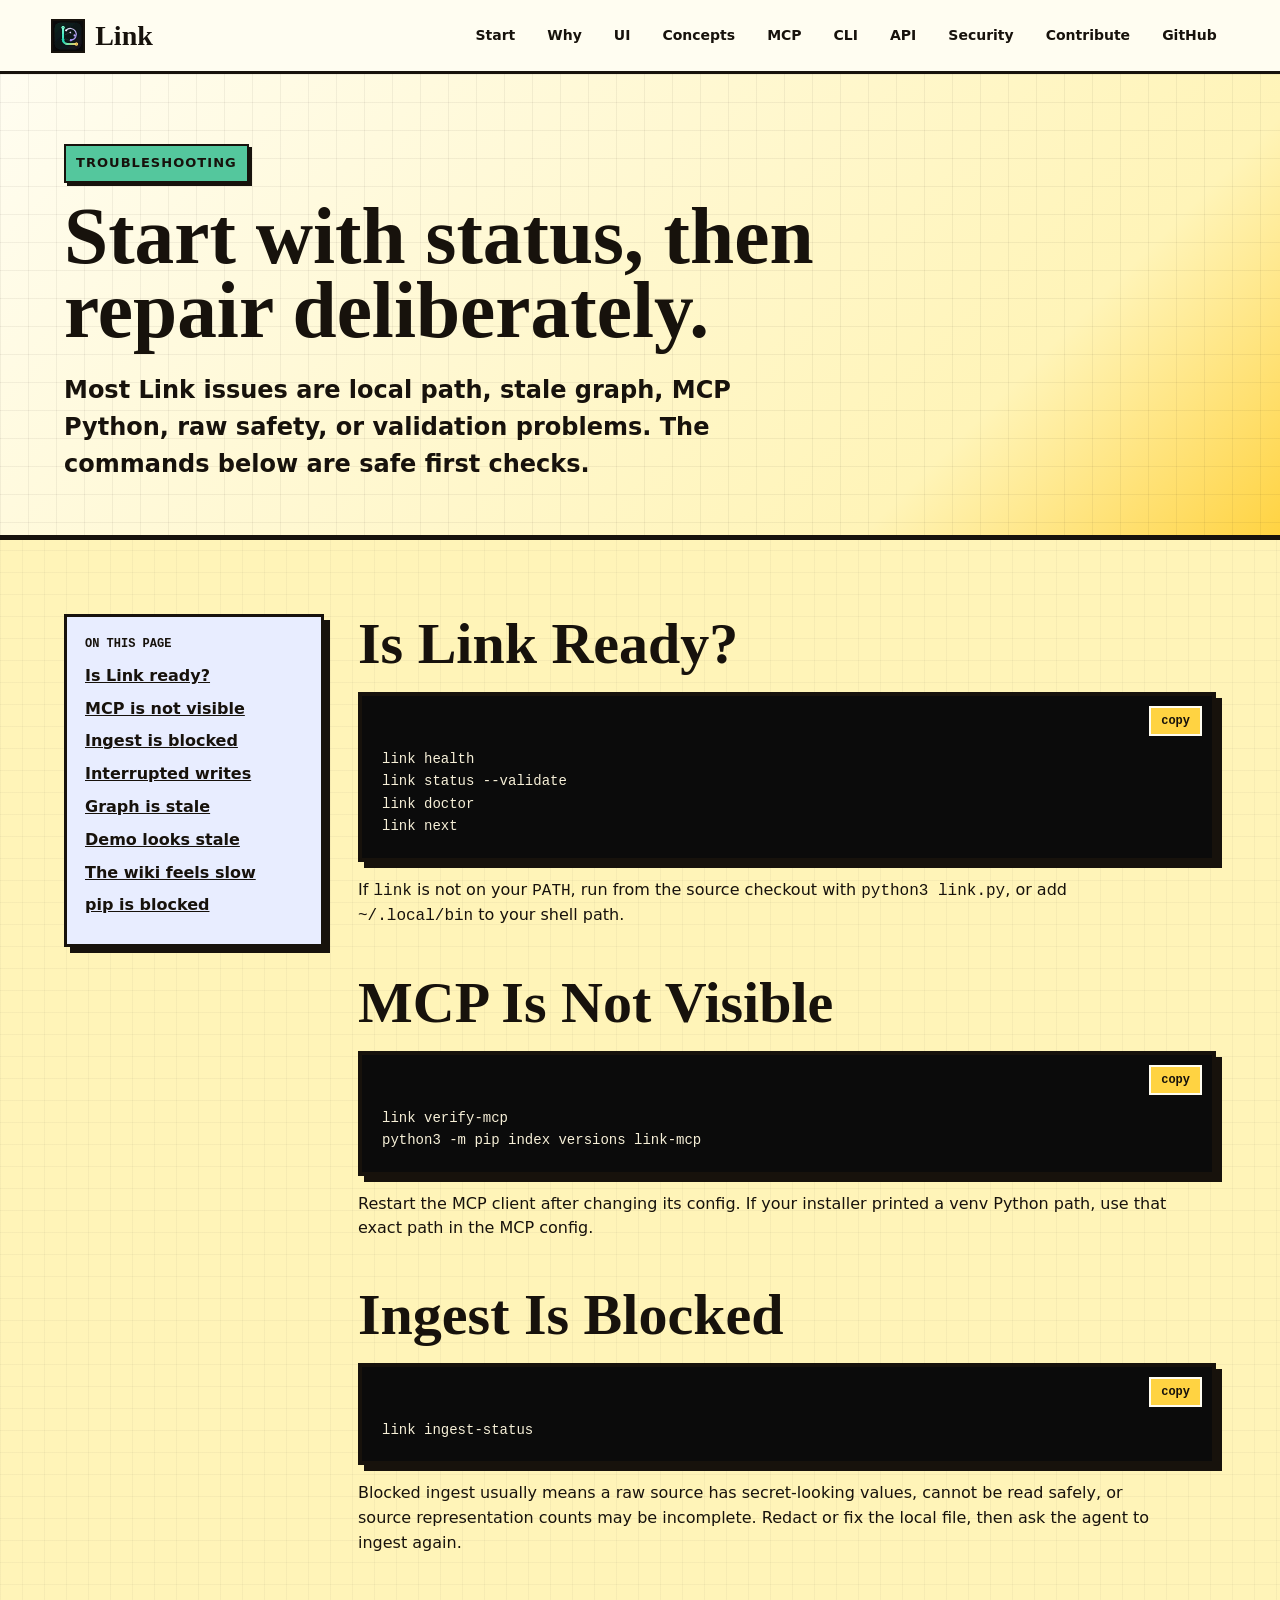
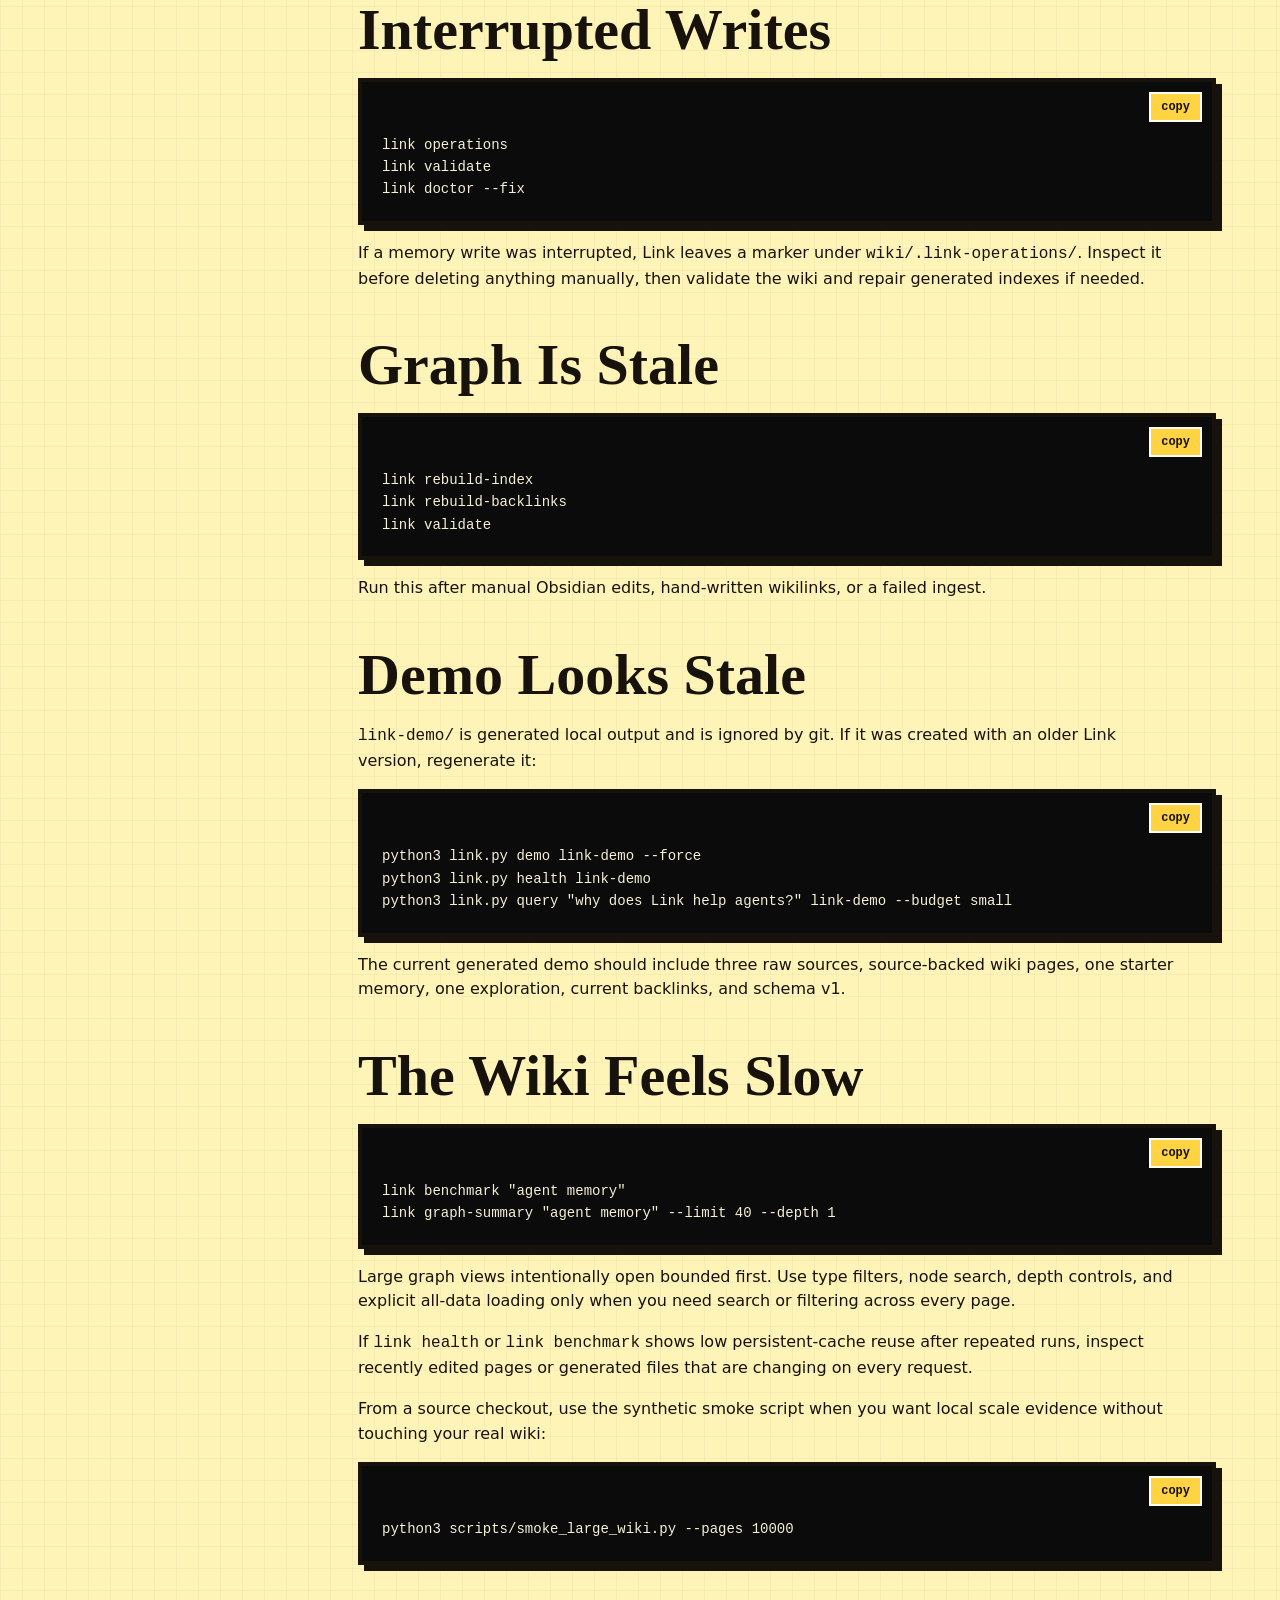
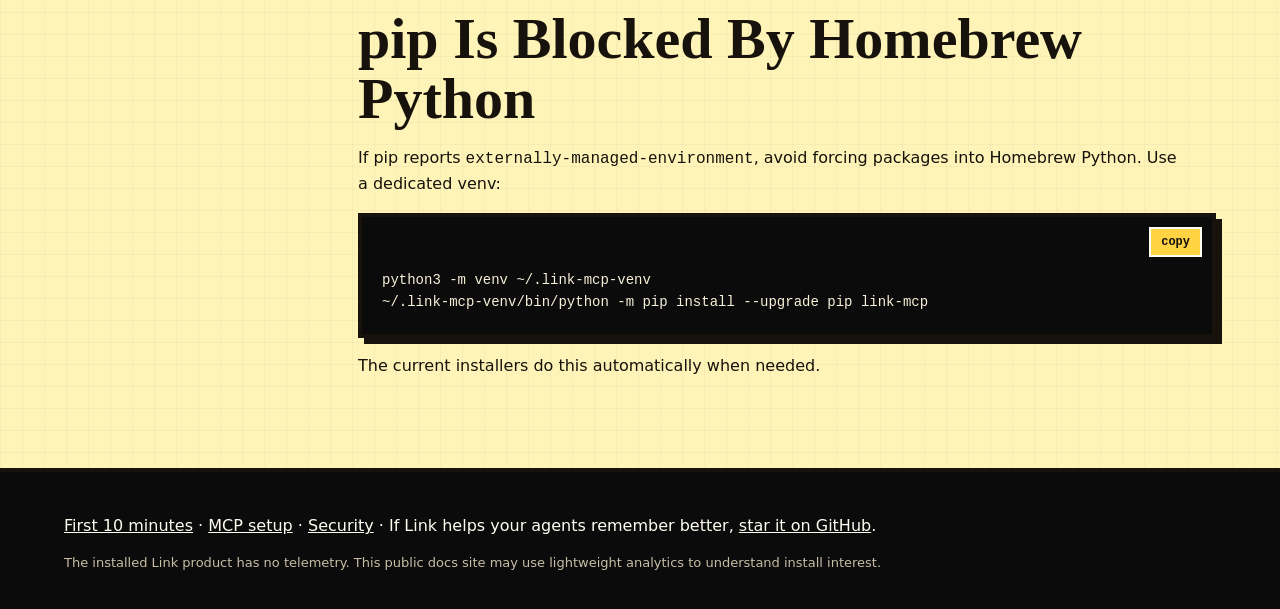
<file: docs/troubleshooting.html>
<!doctype html>
<html lang="en">
<head>
  <meta charset="utf-8">
  <meta name="viewport" content="width=device-width, initial-scale=1">
  <meta name="description" content="Troubleshoot Link install, MCP setup, ingest safety, validation, graph, and performance issues.">
  <title>Link - Troubleshooting</title>
  <link rel="stylesheet" href="assets/site.css">
  <link rel="icon" href="assets/logo.svg" type="image/svg+xml">
  <link rel="apple-touch-icon" href="assets/logo-512.png">
  <meta property="og:type" content="website">
  <meta property="og:site_name" content="Link">
  <meta property="og:image" content="https://gowtham0992.github.io/link/assets/logo-512.png">
  <meta name="twitter:card" content="summary">
  <meta name="twitter:image" content="https://gowtham0992.github.io/link/assets/logo-512.png">
  <script src="assets/site.js" defer></script>
</head>
<body>
  <nav class="site-nav" aria-label="Main">
    <a class="brand" href="index.html"><img src="assets/logo.svg" alt="">Link</a>
    <div class="nav-links">
      <a href="getting-started.html">Start</a>
      <a href="why-link.html">Why</a>
      <a href="ui.html">UI</a>
      <a href="concepts.html">Concepts</a>
      <a href="mcp.html">MCP</a>
      <a href="cli.html">CLI</a>
      <a href="api.html">API</a>
      <a href="security.html">Security</a>
      <a href="contributing.html">Contribute</a>
      <a href="https://github.com/gowtham0992/link">GitHub</a>
    </div>
  </nav>

  <header class="page-hero">
    <div class="hero-inner">
      <span class="eyebrow">Troubleshooting</span>
      <h1>Start with status, then repair deliberately.</h1>
      <p>Most Link issues are local path, stale graph, MCP Python, raw safety, or validation problems. The commands below are safe first checks.</p>
    </div>
  </header>

  <main class="doc-section">
    <div class="section-inner doc-grid">
      <aside class="toc">
        <strong>On this page</strong>
        <a href="#ready">Is Link ready?</a>
        <a href="#mcp">MCP is not visible</a>
        <a href="#ingest">Ingest is blocked</a>
        <a href="#operations">Interrupted writes</a>
        <a href="#graph">Graph is stale</a>
        <a href="#demo">Demo looks stale</a>
        <a href="#slow">The wiki feels slow</a>
        <a href="#pip">pip is blocked</a>
      </aside>
      <article class="doc-content">
<h2 id="ready">Is Link Ready?</h2>
        <pre><code>link health
link status --validate
link doctor
link next</code></pre>
        <p>If <code>link</code> is not on your <code>PATH</code>, run from the source checkout with <code>python3 link.py</code>, or add <code>~/.local/bin</code> to your shell path.</p>

        <h2 id="mcp">MCP Is Not Visible</h2>
        <pre><code>link verify-mcp
python3 -m pip index versions link-mcp</code></pre>
        <p>Restart the MCP client after changing its config. If your installer printed a venv Python path, use that exact path in the MCP config.</p>

        <h2 id="ingest">Ingest Is Blocked</h2>
        <pre><code>link ingest-status</code></pre>
        <p>Blocked ingest usually means a raw source has secret-looking values, cannot be read safely, or source representation counts may be incomplete. Redact or fix the local file, then ask the agent to ingest again.</p>

        <h2 id="operations">Interrupted Writes</h2>
        <pre><code>link operations
link validate
link doctor --fix</code></pre>
        <p>If a memory write was interrupted, Link leaves a marker under <code>wiki/.link-operations/</code>. Inspect it before deleting anything manually, then validate the wiki and repair generated indexes if needed.</p>

        <h2 id="graph">Graph Is Stale</h2>
        <pre><code>link rebuild-index
link rebuild-backlinks
link validate</code></pre>
        <p>Run this after manual Obsidian edits, hand-written wikilinks, or a failed ingest.</p>

        <h2 id="demo">Demo Looks Stale</h2>
        <p><code>link-demo/</code> is generated local output and is ignored by git. If it was created with an older Link version, regenerate it:</p>
        <pre><code>python3 link.py demo link-demo --force
python3 link.py health link-demo
python3 link.py query "why does Link help agents?" link-demo --budget small</code></pre>
        <p>The current generated demo should include three raw sources, source-backed wiki pages, one starter memory, one exploration, current backlinks, and schema v1.</p>

        <h2 id="slow">The Wiki Feels Slow</h2>
        <pre><code>link benchmark "agent memory"
link graph-summary "agent memory" --limit 40 --depth 1</code></pre>
        <p>Large graph views intentionally open bounded first. Use type filters, node search, depth controls, and explicit all-data loading only when you need search or filtering across every page.</p>
        <p>If <code>link health</code> or <code>link benchmark</code> shows low persistent-cache reuse after repeated runs, inspect recently edited pages or generated files that are changing on every request.</p>
        <p>From a source checkout, use the synthetic smoke script when you want local scale evidence without touching your real wiki:</p>
        <pre><code>python3 scripts/smoke_large_wiki.py --pages 10000</code></pre>

        <h2 id="pip">pip Is Blocked By Homebrew Python</h2>
        <p>If pip reports <code>externally-managed-environment</code>, avoid forcing packages into Homebrew Python. Use a dedicated venv:</p>
        <pre><code>python3 -m venv ~/.link-mcp-venv
~/.link-mcp-venv/bin/python -m pip install --upgrade pip link-mcp</code></pre>
        <p>The current installers do this automatically when needed.</p>
      </article>
    </div>
  </main>

  <footer>
    <div class="section-inner"><a href="getting-started.html">First 10 minutes</a> · <a href="mcp.html">MCP setup</a> · <a href="security.html">Security</a> · If Link helps your agents remember better, <a href="https://github.com/gowtham0992/link">star it on GitHub</a>.</div>
    <p class="analytics-note">The installed Link product has no telemetry. This public docs site may use lightweight analytics to understand install interest.</p>
  </footer>
</body>
</html>
</file>
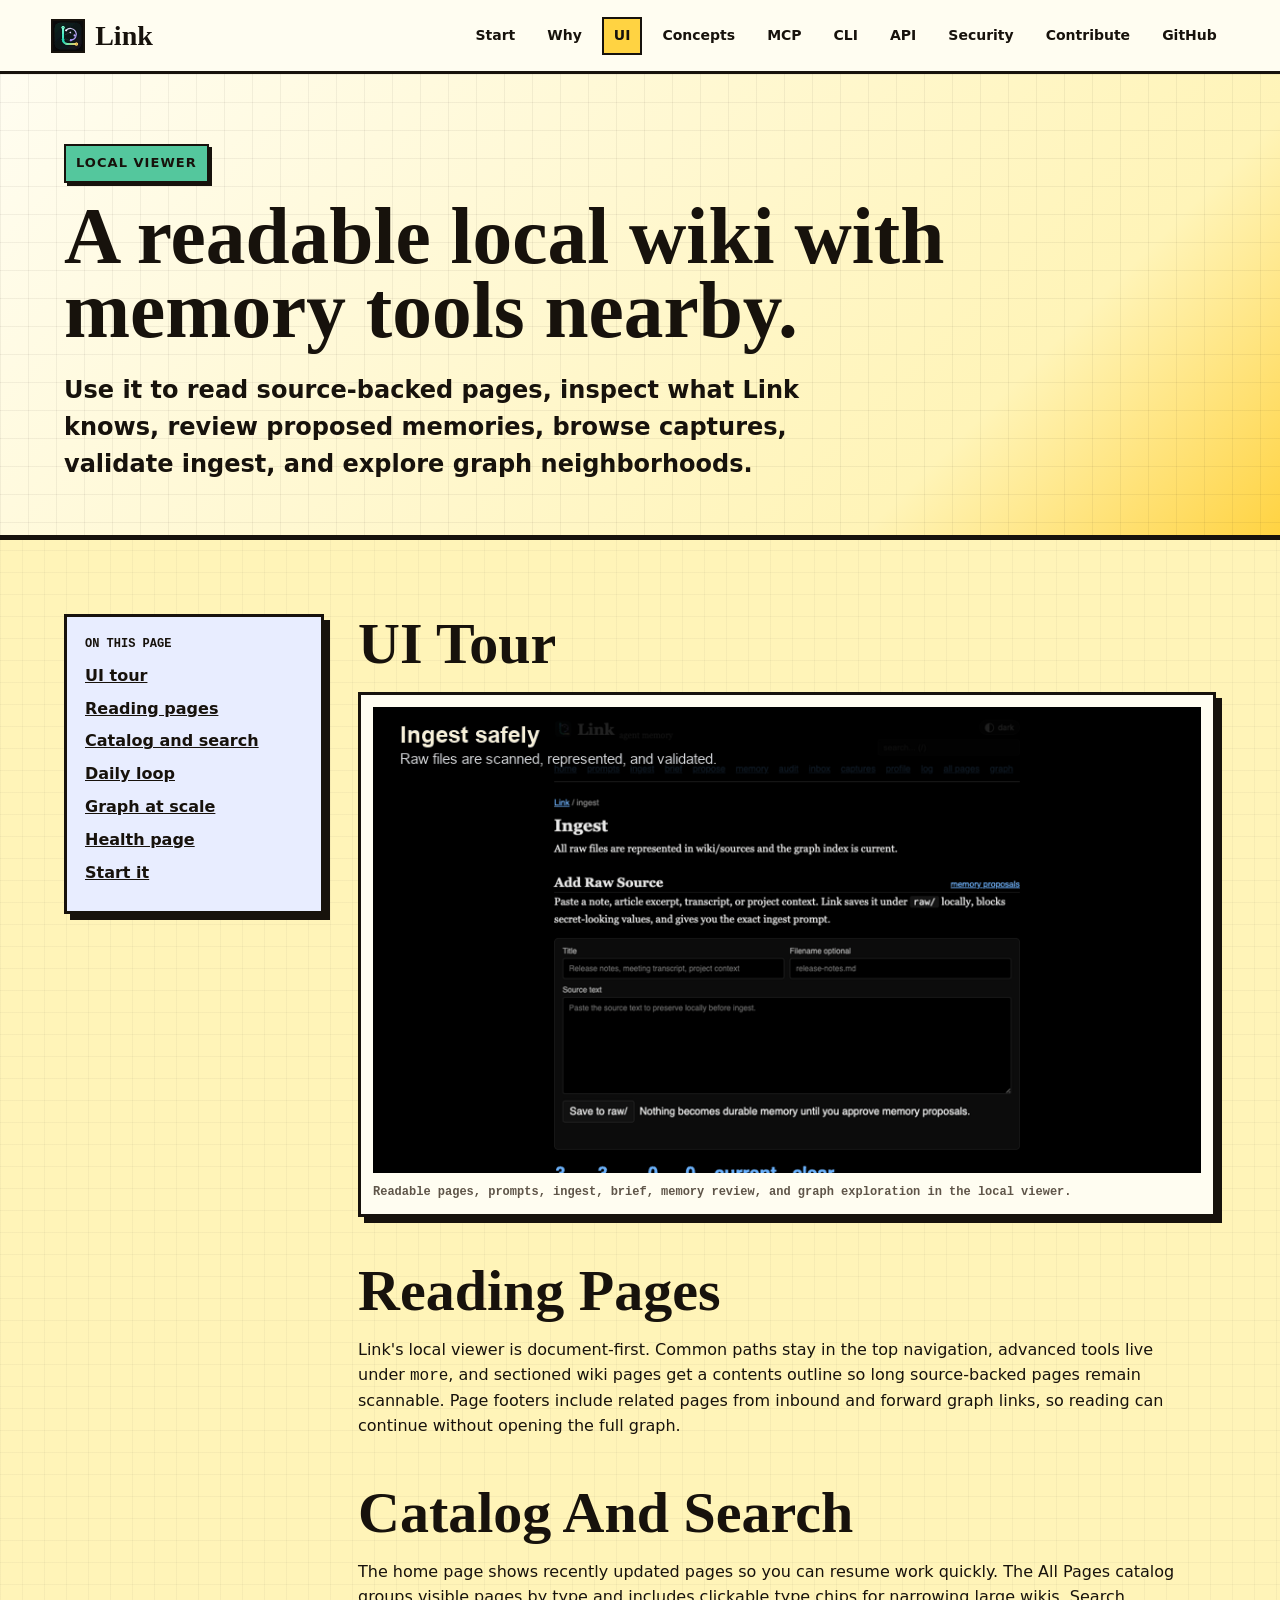
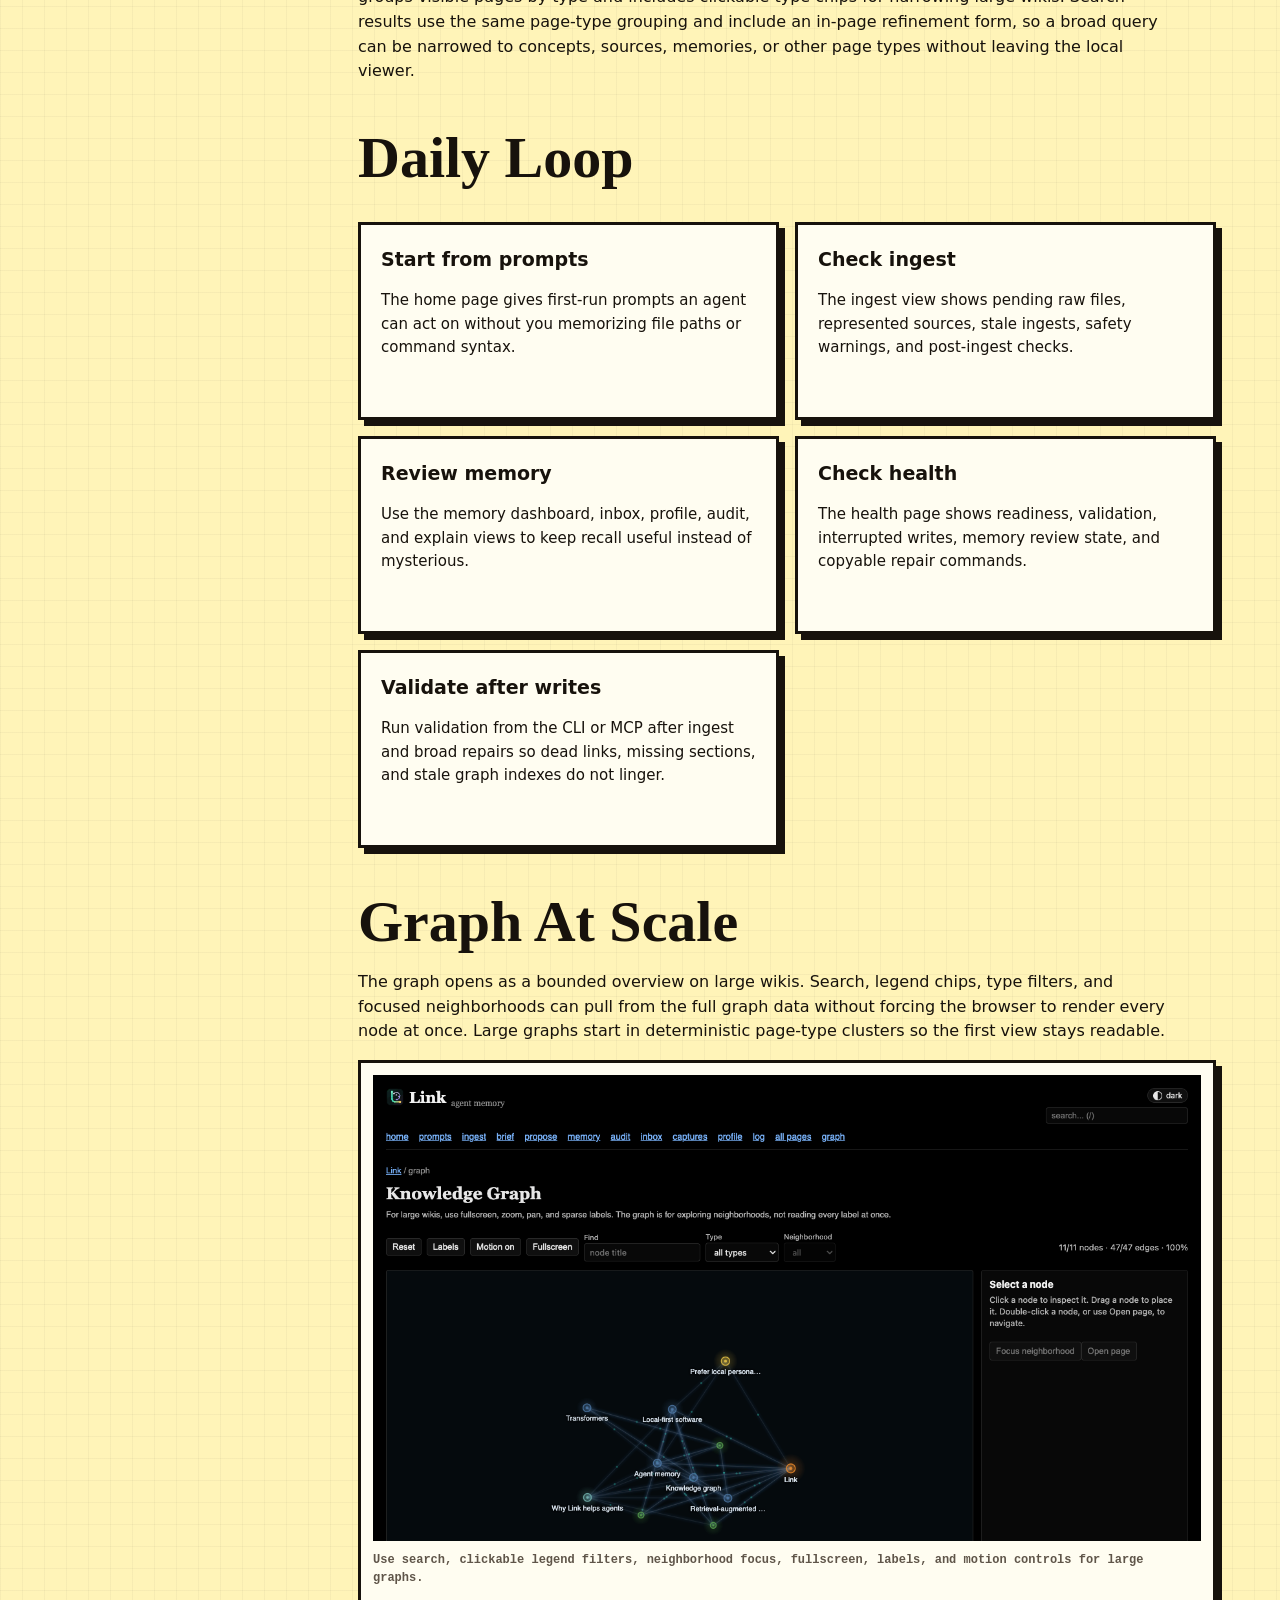
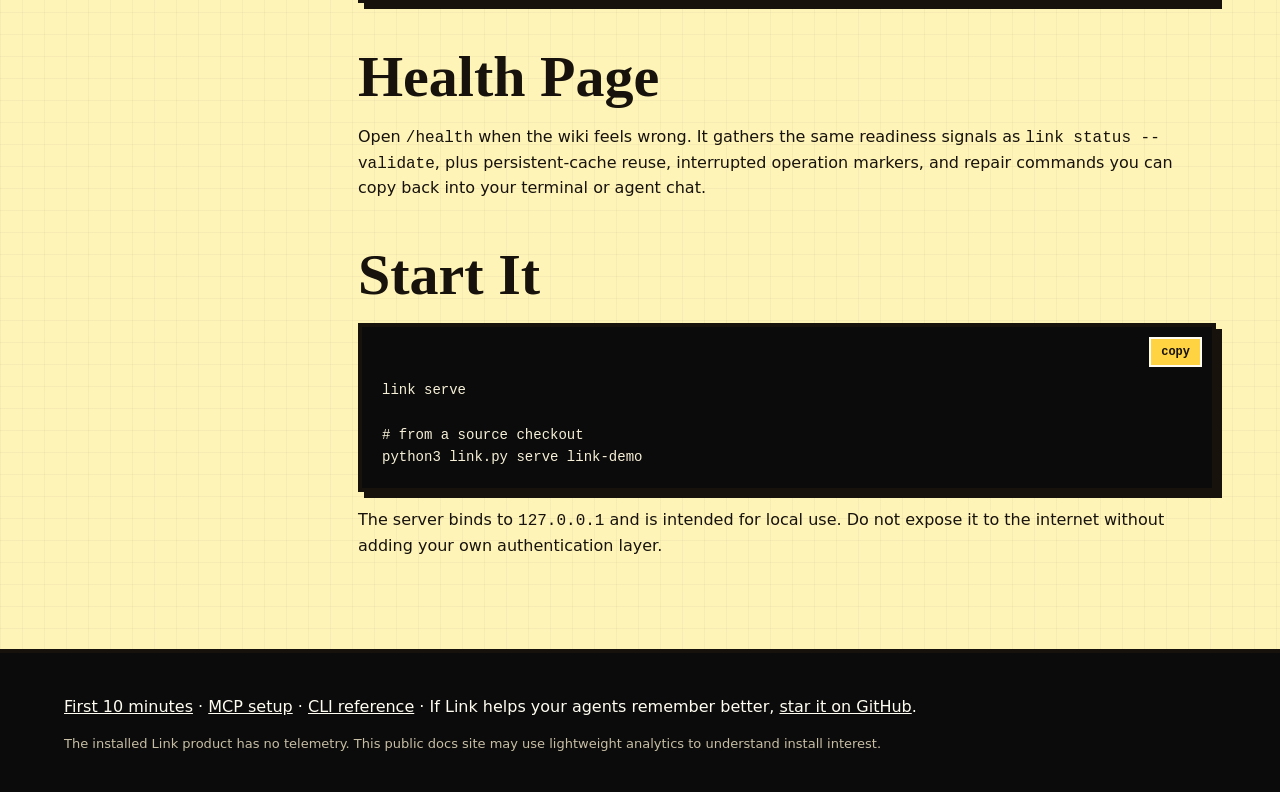
<file: docs/ui.html>
<!doctype html>
<html lang="en">
<head>
  <meta charset="utf-8">
  <meta name="viewport" content="width=device-width, initial-scale=1">
  <meta name="description" content="Use Link's local web UI to review memory, ingest sources, inspect graph context, and audit what agents know.">
  <title>Link - Web UI</title>
  <link rel="stylesheet" href="assets/site.css">
  <link rel="icon" href="assets/logo.svg" type="image/svg+xml">
  <link rel="apple-touch-icon" href="assets/logo-512.png">
  <meta property="og:type" content="website">
  <meta property="og:site_name" content="Link">
  <meta property="og:image" content="https://gowtham0992.github.io/link/assets/logo-512.png">
  <meta name="twitter:card" content="summary">
  <meta name="twitter:image" content="https://gowtham0992.github.io/link/assets/logo-512.png">
  <script src="assets/site.js" defer></script>
</head>
<body>
  <nav class="site-nav" aria-label="Main">
    <a class="brand" href="index.html"><img src="assets/logo.svg" alt="">Link</a>
    <div class="nav-links">
      <a href="getting-started.html">Start</a>
      <a href="why-link.html">Why</a>
      <a href="ui.html" aria-current="page">UI</a>
      <a href="concepts.html">Concepts</a>
      <a href="mcp.html">MCP</a>
      <a href="cli.html">CLI</a>
      <a href="api.html">API</a>
      <a href="security.html">Security</a>
      <a href="contributing.html">Contribute</a>
      <a href="https://github.com/gowtham0992/link">GitHub</a>
    </div>
  </nav>

  <header class="page-hero">
    <div class="hero-inner">
      <span class="eyebrow">Local viewer</span>
      <h1>A readable local wiki with memory tools nearby.</h1>
      <p>Use it to read source-backed pages, inspect what Link knows, review proposed memories, browse captures, validate ingest, and explore graph neighborhoods.</p>
    </div>
  </header>

  <main class="doc-section">
    <div class="section-inner doc-grid">
      <aside class="toc">
        <strong>On this page</strong>
        <a href="#tour">UI tour</a>
        <a href="#reading">Reading pages</a>
        <a href="#catalog">Catalog and search</a>
        <a href="#daily">Daily loop</a>
        <a href="#graph">Graph at scale</a>
        <a href="#health">Health page</a>
        <a href="#start">Start it</a>
      </aside>
      <article class="doc-content">
        <h2 id="tour">UI Tour</h2>
        <figure class="screenshot-card media-wide">
          <img src="assets/link-ui-tour.gif" alt="Animated Link web UI walkthrough">
          <figcaption>Readable pages, prompts, ingest, brief, memory review, and graph exploration in the local viewer.</figcaption>
        </figure>

        <h2 id="reading">Reading Pages</h2>
        <p>Link's local viewer is document-first. Common paths stay in the top navigation, advanced tools live under <code>more</code>, and sectioned wiki pages get a contents outline so long source-backed pages remain scannable. Page footers include related pages from inbound and forward graph links, so reading can continue without opening the full graph.</p>

        <h2 id="catalog">Catalog And Search</h2>
        <p>The home page shows recently updated pages so you can resume work quickly. The All Pages catalog groups visible pages by type and includes clickable type chips for narrowing large wikis. Search results use the same page-type grouping and include an in-page refinement form, so a broad query can be narrowed to concepts, sources, memories, or other page types without leaving the local viewer.</p>

        <h2 id="daily">Daily Loop</h2>
        <div class="grid two-up">
          <article class="panel"><h3>Start from prompts</h3><p>The home page gives first-run prompts an agent can act on without you memorizing file paths or command syntax.</p></article>
          <article class="panel"><h3>Check ingest</h3><p>The ingest view shows pending raw files, represented sources, stale ingests, safety warnings, and post-ingest checks.</p></article>
          <article class="panel"><h3>Review memory</h3><p>Use the memory dashboard, inbox, profile, audit, and explain views to keep recall useful instead of mysterious.</p></article>
          <article class="panel"><h3>Check health</h3><p>The health page shows readiness, validation, interrupted writes, memory review state, and copyable repair commands.</p></article>
          <article class="panel"><h3>Validate after writes</h3><p>Run validation from the CLI or MCP after ingest and broad repairs so dead links, missing sections, and stale graph indexes do not linger.</p></article>
        </div>

        <h2 id="graph">Graph At Scale</h2>
        <p>The graph opens as a bounded overview on large wikis. Search, legend chips, type filters, and focused neighborhoods can pull from the full graph data without forcing the browser to render every node at once. Large graphs start in deterministic page-type clusters so the first view stays readable.</p>
        <figure class="screenshot-card media-wide">
          <img src="assets/link-graph-dark.png" alt="Link graph view">
          <figcaption>Use search, clickable legend filters, neighborhood focus, fullscreen, labels, and motion controls for large graphs.</figcaption>
        </figure>

        <h2 id="health">Health Page</h2>
        <p>Open <code>/health</code> when the wiki feels wrong. It gathers the same readiness signals as <code>link status --validate</code>, plus persistent-cache reuse, interrupted operation markers, and repair commands you can copy back into your terminal or agent chat.</p>

        <h2 id="start">Start It</h2>
        <pre><code>link serve

# from a source checkout
python3 link.py serve link-demo</code></pre>
        <p>The server binds to <code>127.0.0.1</code> and is intended for local use. Do not expose it to the internet without adding your own authentication layer.</p>
      </article>
    </div>
  </main>

  <footer>
    <div class="section-inner"><a href="getting-started.html">First 10 minutes</a> · <a href="mcp.html">MCP setup</a> · <a href="cli.html">CLI reference</a> · If Link helps your agents remember better, <a href="https://github.com/gowtham0992/link">star it on GitHub</a>.</div>
    <p class="analytics-note">The installed Link product has no telemetry. This public docs site may use lightweight analytics to understand install interest.</p>
  </footer>
</body>
</html>
</file>
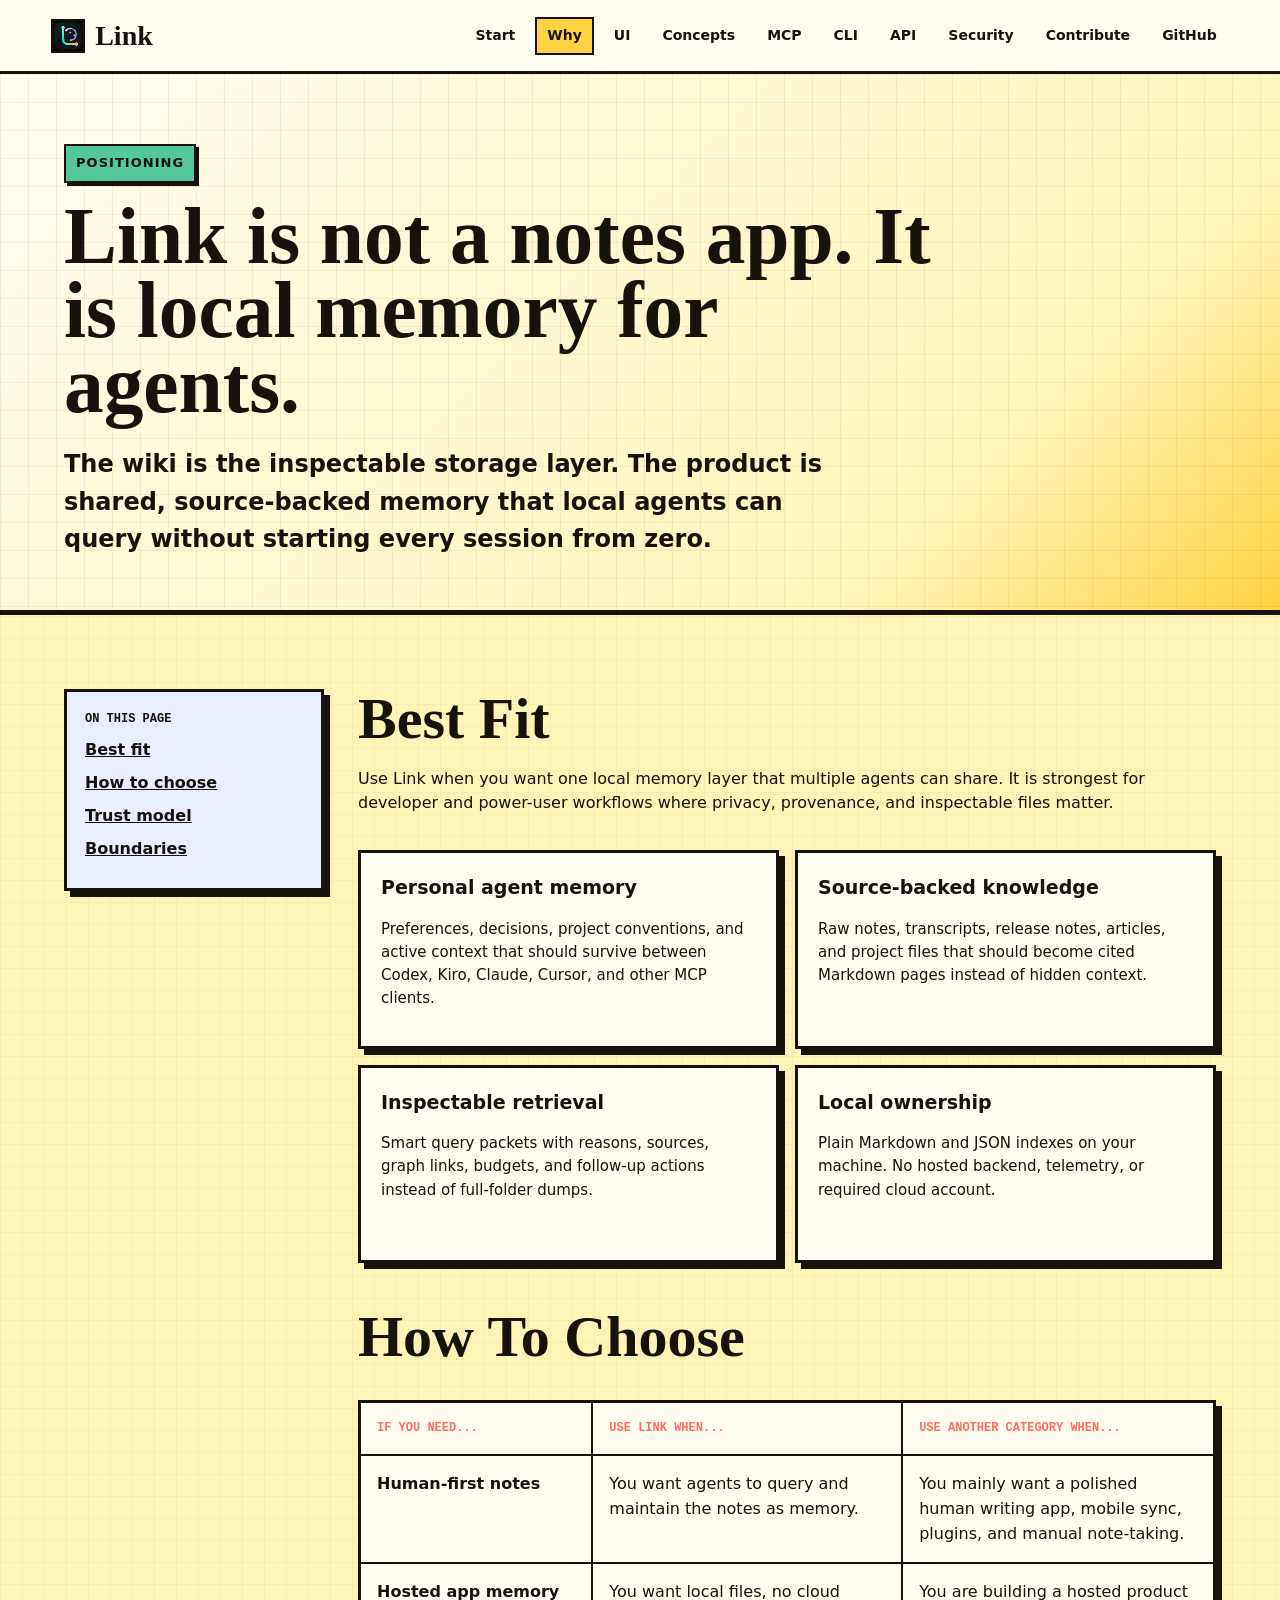
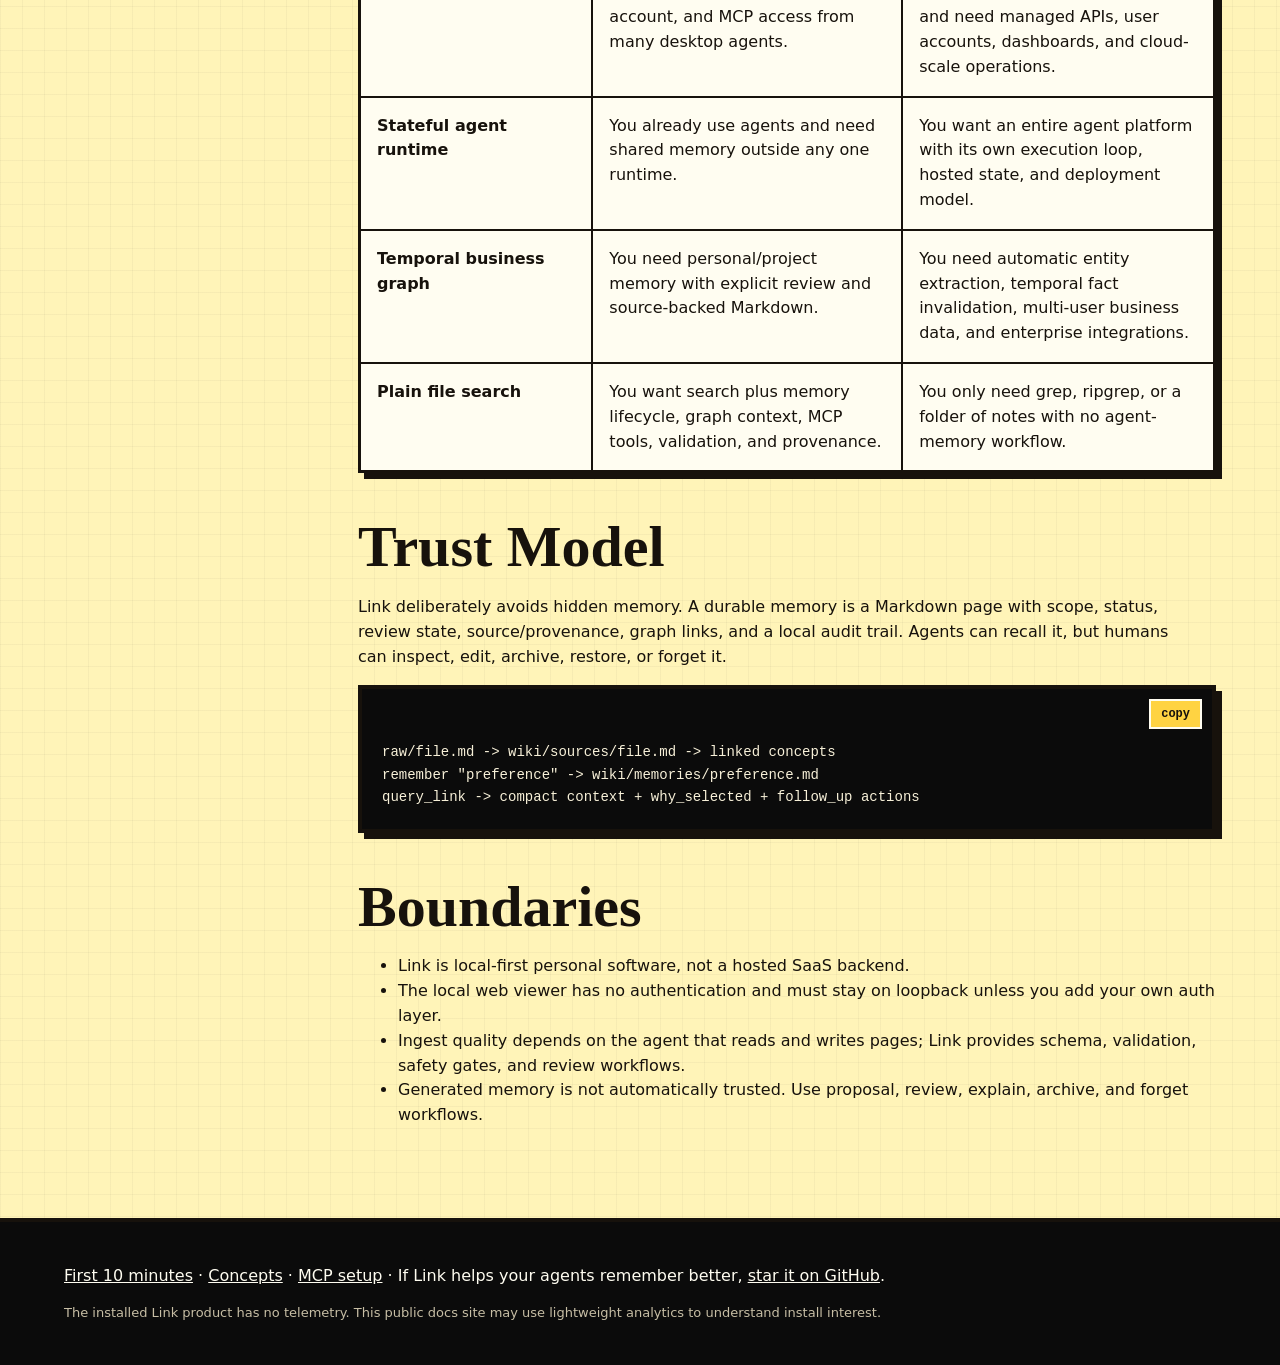
<file: docs/why-link.html>
<!doctype html>
<html lang="en">
<head>
  <meta charset="utf-8">
  <meta name="viewport" content="width=device-width, initial-scale=1">
  <meta name="description" content="Why Link exists, when to use it, and how it differs from notes apps, hosted memory APIs, stateful-agent platforms, and graph memory systems.">
  <title>Link - Why Link?</title>
  <link rel="stylesheet" href="assets/site.css">
  <link rel="icon" href="assets/logo.svg" type="image/svg+xml">
  <link rel="apple-touch-icon" href="assets/logo-512.png">
  <meta property="og:type" content="website">
  <meta property="og:site_name" content="Link">
  <meta property="og:image" content="https://gowtham0992.github.io/link/assets/logo-512.png">
  <meta name="twitter:card" content="summary">
  <meta name="twitter:image" content="https://gowtham0992.github.io/link/assets/logo-512.png">
  <script src="assets/site.js" defer></script>
</head>
<body>
  <nav class="site-nav" aria-label="Main">
    <a class="brand" href="index.html"><img src="assets/logo.svg" alt="">Link</a>
    <div class="nav-links">
      <a href="getting-started.html">Start</a>
      <a href="why-link.html" aria-current="page">Why</a>
      <a href="ui.html">UI</a>
      <a href="concepts.html">Concepts</a>
      <a href="mcp.html">MCP</a>
      <a href="cli.html">CLI</a>
      <a href="api.html">API</a>
      <a href="security.html">Security</a>
      <a href="contributing.html">Contribute</a>
      <a href="https://github.com/gowtham0992/link">GitHub</a>
    </div>
  </nav>

  <header class="page-hero">
    <div class="hero-inner">
      <span class="eyebrow">Positioning</span>
      <h1>Link is not a notes app. It is local memory for agents.</h1>
      <p>The wiki is the inspectable storage layer. The product is shared, source-backed memory that local agents can query without starting every session from zero.</p>
    </div>
  </header>

  <main class="doc-section">
    <div class="section-inner doc-grid">
      <aside class="toc">
        <strong>On this page</strong>
        <a href="#fit">Best fit</a>
        <a href="#compare">How to choose</a>
        <a href="#trust">Trust model</a>
        <a href="#boundaries">Boundaries</a>
      </aside>
      <article class="doc-content">
        <h2 id="fit">Best Fit</h2>
        <p>Use Link when you want one local memory layer that multiple agents can share. It is strongest for developer and power-user workflows where privacy, provenance, and inspectable files matter.</p>
        <div class="grid two-up">
          <article class="panel"><h3>Personal agent memory</h3><p>Preferences, decisions, project conventions, and active context that should survive between Codex, Kiro, Claude, Cursor, and other MCP clients.</p></article>
          <article class="panel"><h3>Source-backed knowledge</h3><p>Raw notes, transcripts, release notes, articles, and project files that should become cited Markdown pages instead of hidden context.</p></article>
          <article class="panel"><h3>Inspectable retrieval</h3><p>Smart query packets with reasons, sources, graph links, budgets, and follow-up actions instead of full-folder dumps.</p></article>
          <article class="panel"><h3>Local ownership</h3><p>Plain Markdown and JSON indexes on your machine. No hosted backend, telemetry, or required cloud account.</p></article>
        </div>

        <h2 id="compare">How To Choose</h2>
        <div class="choice-table">
          <div><strong>If you need...</strong><strong>Use Link when...</strong><strong>Use another category when...</strong></div>
          <div><span>Human-first notes</span><span>You want agents to query and maintain the notes as memory.</span><span>You mainly want a polished human writing app, mobile sync, plugins, and manual note-taking.</span></div>
          <div><span>Hosted app memory</span><span>You want local files, no cloud account, and MCP access from many desktop agents.</span><span>You are building a hosted product and need managed APIs, user accounts, dashboards, and cloud-scale operations.</span></div>
          <div><span>Stateful agent runtime</span><span>You already use agents and need shared memory outside any one runtime.</span><span>You want an entire agent platform with its own execution loop, hosted state, and deployment model.</span></div>
          <div><span>Temporal business graph</span><span>You need personal/project memory with explicit review and source-backed Markdown.</span><span>You need automatic entity extraction, temporal fact invalidation, multi-user business data, and enterprise integrations.</span></div>
          <div><span>Plain file search</span><span>You want search plus memory lifecycle, graph context, MCP tools, validation, and provenance.</span><span>You only need grep, ripgrep, or a folder of notes with no agent-memory workflow.</span></div>
        </div>

        <h2 id="trust">Trust Model</h2>
        <p>Link deliberately avoids hidden memory. A durable memory is a Markdown page with scope, status, review state, source/provenance, graph links, and a local audit trail. Agents can recall it, but humans can inspect, edit, archive, restore, or forget it.</p>
        <pre><code>raw/file.md -> wiki/sources/file.md -> linked concepts
remember "preference" -> wiki/memories/preference.md
query_link -> compact context + why_selected + follow_up actions</code></pre>

        <h2 id="boundaries">Boundaries</h2>
        <ul>
          <li>Link is local-first personal software, not a hosted SaaS backend.</li>
          <li>The local web viewer has no authentication and must stay on loopback unless you add your own auth layer.</li>
          <li>Ingest quality depends on the agent that reads and writes pages; Link provides schema, validation, safety gates, and review workflows.</li>
          <li>Generated memory is not automatically trusted. Use proposal, review, explain, archive, and forget workflows.</li>
        </ul>
      </article>
    </div>
  </main>

  <footer>
    <div class="section-inner"><a href="getting-started.html">First 10 minutes</a> · <a href="concepts.html">Concepts</a> · <a href="mcp.html">MCP setup</a> · If Link helps your agents remember better, <a href="https://github.com/gowtham0992/link">star it on GitHub</a>.</div>
    <p class="analytics-note">The installed Link product has no telemetry. This public docs site may use lightweight analytics to understand install interest.</p>
  </footer>
</body>
</html>
</file>
<file: docs/assets/site.css>
:root {
  color-scheme: light;
  --paper: #fff4b8;
  --paper-2: #fffdf1;
  --ink: #17120c;
  --muted: #5f5549;
  --border: #17120c;
  --green: #54c79d;
  --blue: #5b8cff;
  --red: #ff6d5f;
  --purple: #a87cff;
  --yellow: #ffd342;
  --black: #0b0b0b;
  --shadow: 6px 6px 0 var(--border);
  font-family: ui-sans-serif, system-ui, -apple-system, BlinkMacSystemFont, "Segoe UI", sans-serif;
}

* { box-sizing: border-box; }
html { scroll-behavior: smooth; }
body {
  margin: 0;
  color: var(--ink);
  background:
    linear-gradient(rgba(23, 18, 12, 0.035) 1px, transparent 1px),
    linear-gradient(90deg, rgba(23, 18, 12, 0.035) 1px, transparent 1px),
    var(--paper);
  background-size: 22px 22px;
  line-height: 1.55;
}

a { color: inherit; }

.site-nav {
  position: sticky;
  z-index: 10;
  top: 0;
  display: flex;
  align-items: center;
  justify-content: space-between;
  gap: 24px;
  padding: 14px clamp(18px, 4vw, 54px);
  background: var(--paper-2);
  border-bottom: 3px solid var(--border);
}

.brand {
  display: flex;
  align-items: center;
  gap: 10px;
  font-family: Georgia, serif;
  font-size: 28px;
  font-weight: 800;
  letter-spacing: 0;
  text-decoration: none;
  white-space: nowrap;
}

.brand img {
  width: 34px;
  height: 34px;
  border: 2px solid var(--border);
  background: var(--black);
}

.nav-links {
  display: flex;
  align-items: center;
  flex-wrap: wrap;
  gap: 8px;
  color: var(--ink);
  font-size: 14px;
  font-weight: 800;
}

.nav-links a {
  padding: 6px 10px;
  border: 2px solid transparent;
  text-decoration: none;
}

.nav-links a:hover,
.nav-links a[aria-current="page"] {
  background: var(--yellow);
  border-color: var(--border);
}

.hero {
  position: relative;
  overflow: hidden;
  min-height: 88vh;
  display: grid;
  align-items: end;
  padding: 74px clamp(20px, 5vw, 72px) 46px;
  background:
    linear-gradient(rgba(23, 18, 12, 0.055) 1px, transparent 1px),
    linear-gradient(90deg, rgba(23, 18, 12, 0.055) 1px, transparent 1px),
    linear-gradient(135deg, #fff9d1 0%, #fff4b8 58%, #ffd342 100%);
  background-size: 28px 28px, 28px 28px, auto;
  border-bottom: 5px solid var(--border);
}

.hero-copy {
  position: relative;
  z-index: 1;
  max-width: 960px;
}

.page-hero {
  padding: 70px clamp(20px, 5vw, 72px) 52px;
  border-bottom: 5px solid var(--border);
  background:
    linear-gradient(rgba(23, 18, 12, 0.055) 1px, transparent 1px),
    linear-gradient(90deg, rgba(23, 18, 12, 0.055) 1px, transparent 1px),
    linear-gradient(135deg, #fffdf1 0%, #fff4b8 76%, #ffd342 100%);
  background-size: 28px 28px, 28px 28px, auto;
}

.hero-inner,
.section-inner {
  max-width: 1160px;
  margin: 0 auto;
}

.eyebrow,
.section-kicker {
  display: inline-flex;
  align-items: center;
  gap: 8px;
  margin: 0 0 16px;
  padding: 7px 10px;
  background: var(--green);
  border: 2px solid var(--border);
  color: var(--ink);
  font-size: 13px;
  font-weight: 900;
  text-transform: uppercase;
  letter-spacing: 0.08em;
  box-shadow: 3px 3px 0 var(--border);
}

.section-kicker {
  background: var(--black);
  color: var(--paper-2);
  font-family: "SFMono-Regular", Consolas, monospace;
  font-size: 12px;
}

h1,
h2 {
  margin: 0;
  font-family: Georgia, "Times New Roman", serif;
  letter-spacing: 0;
}

h1 {
  max-width: 900px;
  font-size: clamp(46px, 6.2vw, 84px);
  line-height: 0.94;
}

h2 {
  max-width: 820px;
  margin-bottom: 18px;
  font-size: clamp(32px, 5vw, 58px);
  line-height: 1.03;
}

h3 {
  margin: 0 0 10px;
  font-size: 19px;
}

.hero p,
.page-hero p {
  max-width: 760px;
  margin: 24px 0 0;
  color: var(--ink);
  font-size: clamp(18px, 2vw, 24px);
  font-weight: 650;
}

.lead {
  max-width: 780px;
  margin: 0;
  color: var(--muted);
  font-size: 19px;
  font-weight: 560;
}

.hero-notes,
.actions {
  display: flex;
  flex-wrap: wrap;
  gap: 8px;
  margin: 22px 0 0;
  padding: 0;
  list-style: none;
}

.hero-notes li,
.chip {
  padding: 7px 10px;
  background: var(--paper-2);
  border: 2px solid var(--border);
  font-family: "SFMono-Regular", Consolas, monospace;
  font-size: 13px;
  font-weight: 800;
}

.actions {
  gap: 12px;
  margin-top: 28px;
}

.button {
  display: inline-flex;
  align-items: center;
  justify-content: center;
  min-height: 46px;
  padding: 0 18px;
  border: 3px solid var(--border);
  background: var(--paper-2);
  color: var(--ink);
  text-decoration: none;
  font-weight: 900;
  box-shadow: 4px 4px 0 var(--border);
  transition: transform 120ms ease, box-shadow 120ms ease;
}

.button:hover {
  transform: translate(2px, 2px);
  box-shadow: 2px 2px 0 var(--border);
}

.button.primary {
  background: var(--yellow);
  border-color: var(--border);
  color: var(--ink);
}

main { background: transparent; }

section,
.doc-section {
  scroll-margin-top: 82px;
  padding: 74px clamp(20px, 5vw, 72px);
  border-bottom: 4px solid var(--border);
}

section:nth-child(2n),
.doc-section.alt { background: var(--paper-2); }

.grid {
  display: grid;
  grid-template-columns: repeat(3, minmax(0, 1fr));
  gap: 16px;
  margin-top: 34px;
}

.grid.two-up {
  grid-template-columns: repeat(2, minmax(0, 1fr));
}

.feature,
.panel {
  min-height: 198px;
  padding: 20px;
  border: 3px solid var(--border);
  background: var(--paper-2);
  box-shadow: var(--shadow);
}

.feature:nth-child(3n + 1) { background: #dff8ef; }
.feature:nth-child(3n + 2) { background: #e8edff; }
.feature:nth-child(3n + 3) { background: #ffe1dc; }

.feature p,
.panel p,
.panel li {
  color: var(--ink);
  font-size: 15px;
}

.flow {
  display: grid;
  grid-template-columns: 0.9fr 1.1fr;
  gap: 30px;
  align-items: center;
  margin-top: 34px;
}

.screenshot-row {
  display: grid;
  grid-template-columns: repeat(2, minmax(0, 1fr));
  gap: 22px;
  margin-top: 34px;
}

.media-grid {
  display: grid;
  grid-template-columns: repeat(3, minmax(0, 1fr));
  gap: 20px;
  margin-top: 34px;
}

.media-card {
  padding: 12px;
  border: 3px solid var(--border);
  background: var(--paper-2);
  box-shadow: var(--shadow);
}

.media-card img {
  width: 100%;
  display: block;
  border: 3px solid var(--border);
  background: var(--black);
}

.media-card h3 {
  margin: 16px 8px 8px;
}

.media-card p {
  margin: 0 8px 10px;
  color: var(--ink);
  font-size: 15px;
}

.flow img,
.screenshot-row img {
  width: 100%;
  display: block;
  border: 4px solid var(--border);
  background: var(--black);
  box-shadow: var(--shadow);
}

.screenshot-card {
  margin: 0;
  padding: 12px;
  border: 3px solid var(--border);
  background: var(--paper-2);
  box-shadow: var(--shadow);
  overflow: hidden;
}

.architecture-card {
  margin: 34px 0 0;
  padding: 12px;
  border: 3px solid var(--border);
  background: var(--paper-2);
  box-shadow: var(--shadow);
}

.architecture-card img {
  display: block;
  width: 100%;
  border: 3px solid var(--border);
  background: var(--paper);
}

.screenshot-card img {
  width: 100%;
  display: block;
  border-width: 3px;
  box-shadow: none;
}

.media-wide {
  max-width: 900px;
  margin: 0 0 28px;
}

.doc-content > .screenshot-card {
  max-width: 900px;
}

figcaption {
  margin-top: 10px;
  font-family: "SFMono-Regular", Consolas, monospace;
  font-size: 12px;
  font-weight: 800;
  color: var(--muted);
}

pre {
  position: relative;
  overflow-x: auto;
  margin: 0;
  padding: 20px;
  background: var(--black);
  border: 4px solid var(--border);
  color: #f7f0d8;
  font-size: 14px;
  line-height: 1.6;
  box-shadow: var(--shadow);
}

pre.copy-ready {
  padding-top: 52px;
}

.copy-command {
  position: absolute;
  top: 10px;
  right: 10px;
  min-height: 30px;
  padding: 0 10px;
  border: 2px solid var(--paper-2);
  background: var(--yellow);
  color: var(--ink);
  font-family: "SFMono-Regular", Consolas, monospace;
  font-size: 12px;
  font-weight: 900;
  cursor: pointer;
}

.copy-command:hover {
  background: var(--green);
}

code { font-family: "SFMono-Regular", Consolas, monospace; }

.compare,
.doc-table,
.choice-table {
  display: grid;
  grid-template-columns: repeat(4, minmax(0, 1fr));
  gap: 0;
  margin-top: 34px;
  border: 3px solid var(--border);
  background: var(--border);
  box-shadow: var(--shadow);
}

.compare div,
.doc-table div,
.choice-table div {
  background: var(--paper-2);
  padding: 18px;
  border-right: 2px solid var(--border);
}

.compare div:last-child,
.doc-table div:last-child { border-right: 0; }

.compare strong,
.doc-table strong,
.choice-table strong {
  display: block;
  margin-bottom: 8px;
  color: var(--red);
  font-family: "SFMono-Regular", Consolas, monospace;
  text-transform: uppercase;
  font-size: 12px;
}

.choice-table {
  grid-template-columns: 1fr;
}

.choice-table div {
  display: grid;
  grid-template-columns: 0.75fr 1fr 1fr;
  gap: 0;
  padding: 0;
  border-right: 0;
  border-bottom: 2px solid var(--border);
}

.choice-table div:last-child {
  border-bottom: 0;
}

.choice-table span,
.choice-table strong {
  margin: 0;
  padding: 16px;
  border-right: 2px solid var(--border);
}

.choice-table span:last-child,
.choice-table strong:last-child {
  border-right: 0;
}

.choice-table span:first-child {
  font-weight: 900;
}

.doc-grid {
  display: grid;
  grid-template-columns: minmax(0, 260px) minmax(0, 1fr);
  gap: 34px;
  align-items: start;
}

.toc {
  position: sticky;
  top: 92px;
  padding: 18px;
  border: 3px solid var(--border);
  background: #e8edff;
  box-shadow: var(--shadow);
}

.toc strong {
  display: block;
  margin-bottom: 10px;
  font-family: "SFMono-Regular", Consolas, monospace;
  font-size: 12px;
  text-transform: uppercase;
}

.toc a {
  display: block;
  margin: 8px 0;
  font-weight: 800;
}

.doc-content {
  min-width: 0;
}

.doc-content h2 {
  margin-top: 44px;
}

.doc-content h2:first-child {
  margin-top: 0;
}

.doc-content p,
.doc-content li {
  max-width: 820px;
}

.callout {
  margin: 24px 0;
  padding: 18px;
  border: 3px solid var(--border);
  background: #dff8ef;
  box-shadow: var(--shadow);
}

.callout strong {
  display: block;
  margin-bottom: 6px;
}

footer {
  padding: 42px clamp(20px, 5vw, 72px);
  color: var(--paper-2);
  background: var(--black);
}

footer a {
  color: var(--paper-2);
}

.analytics-note {
  max-width: 1160px;
  margin: 14px auto 0;
  color: #c7bea5;
  font-size: 13px;
}

@media (max-width: 920px) {
  .doc-grid,
  .grid,
  .grid.two-up,
  .flow,
  .screenshot-row,
  .media-grid,
  .compare,
  .doc-table,
  .choice-table,
  .choice-table div {
    grid-template-columns: 1fr;
  }

  .toc {
    position: static;
  }

  .compare div,
  .doc-table div {
    border-right: 0;
    border-bottom: 2px solid var(--border);
  }

  .compare div:last-child,
  .doc-table div:last-child {
    border-bottom: 0;
  }

  .choice-table span,
  .choice-table strong {
    border-right: 0;
    border-bottom: 2px solid var(--border);
  }

  .choice-table span:last-child,
  .choice-table strong:last-child {
    border-bottom: 0;
  }
}

@media (max-width: 820px) {
  .site-nav {
    position: static;
    align-items: flex-start;
    flex-direction: column;
  }

  .nav-links { gap: 6px; }

  .hero {
    min-height: 78vh;
    padding-top: 48px;
    background:
      linear-gradient(rgba(23, 18, 12, 0.055) 1px, transparent 1px),
      linear-gradient(90deg, rgba(23, 18, 12, 0.055) 1px, transparent 1px),
      linear-gradient(135deg, #fff9d1 0%, #fff4b8 68%, #ffd342 100%);
    background-size: 26px 26px, 26px 26px, auto;
  }
}
</file>
